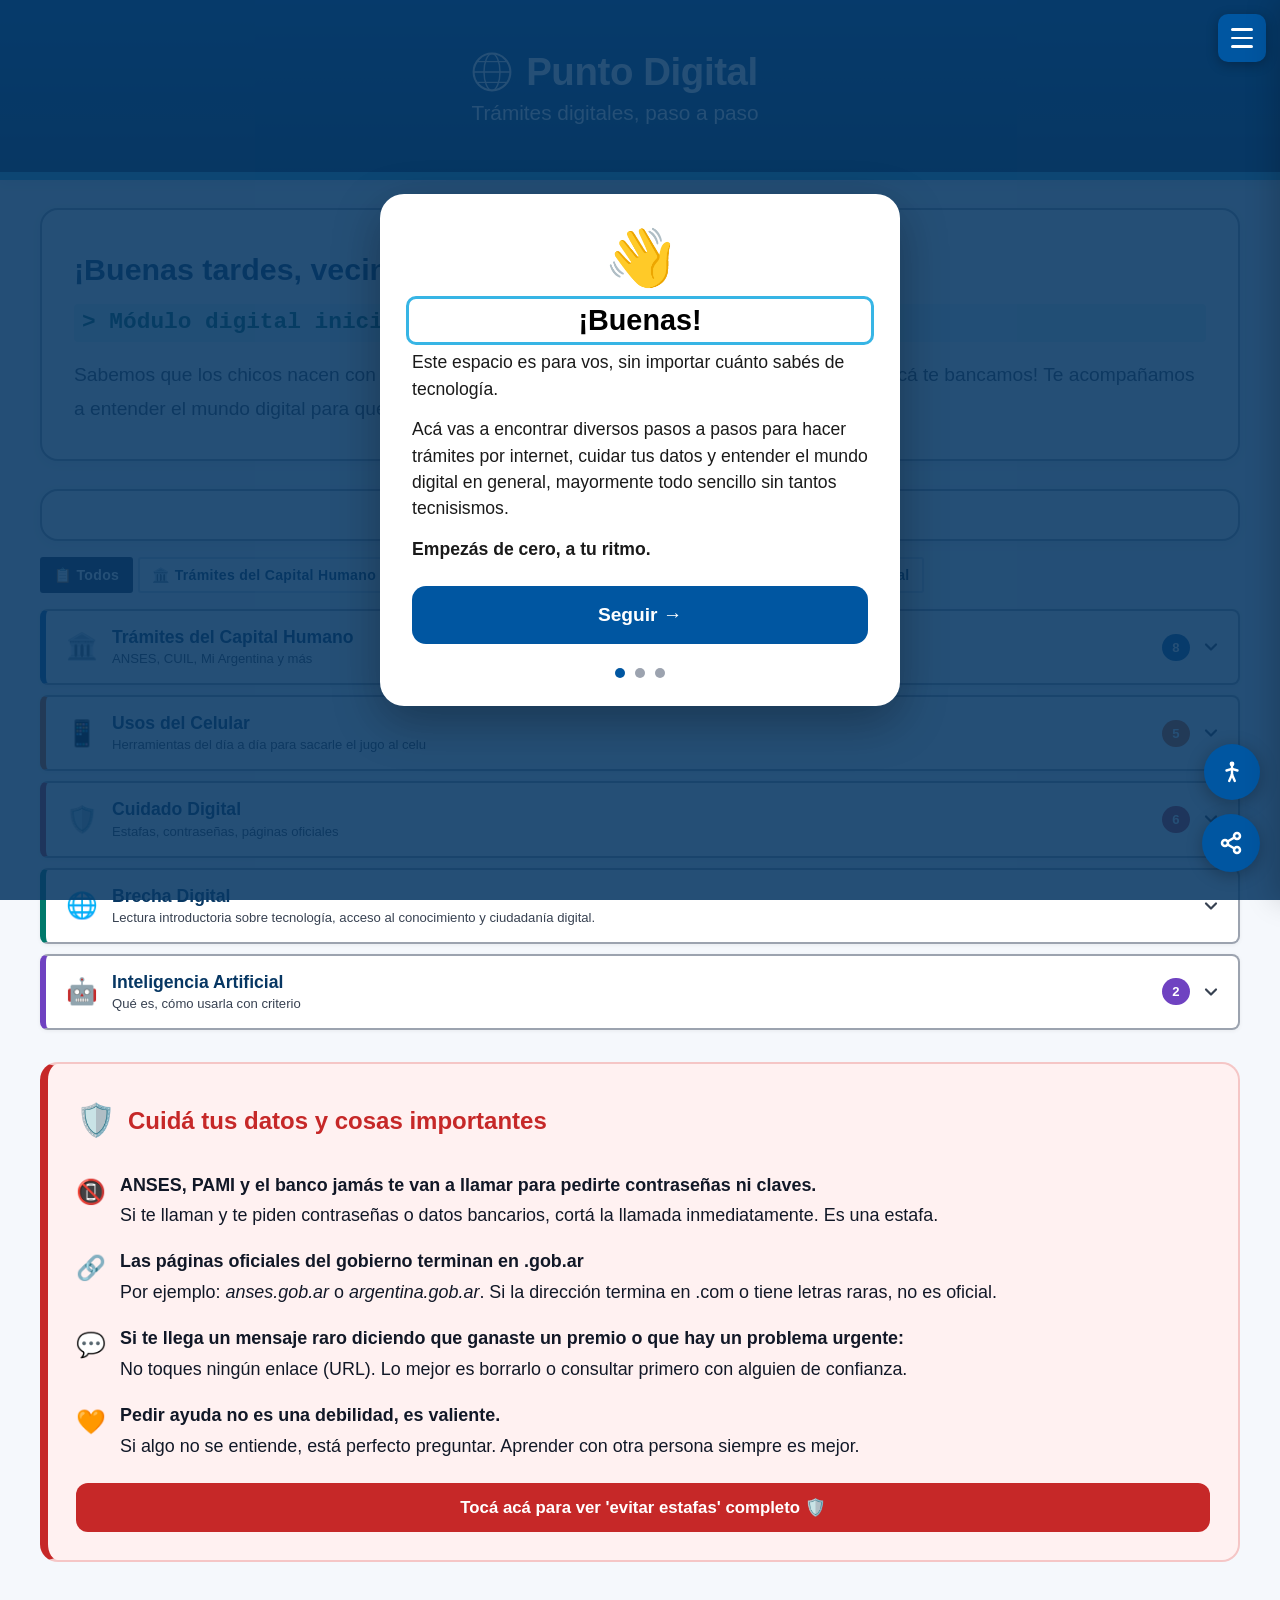
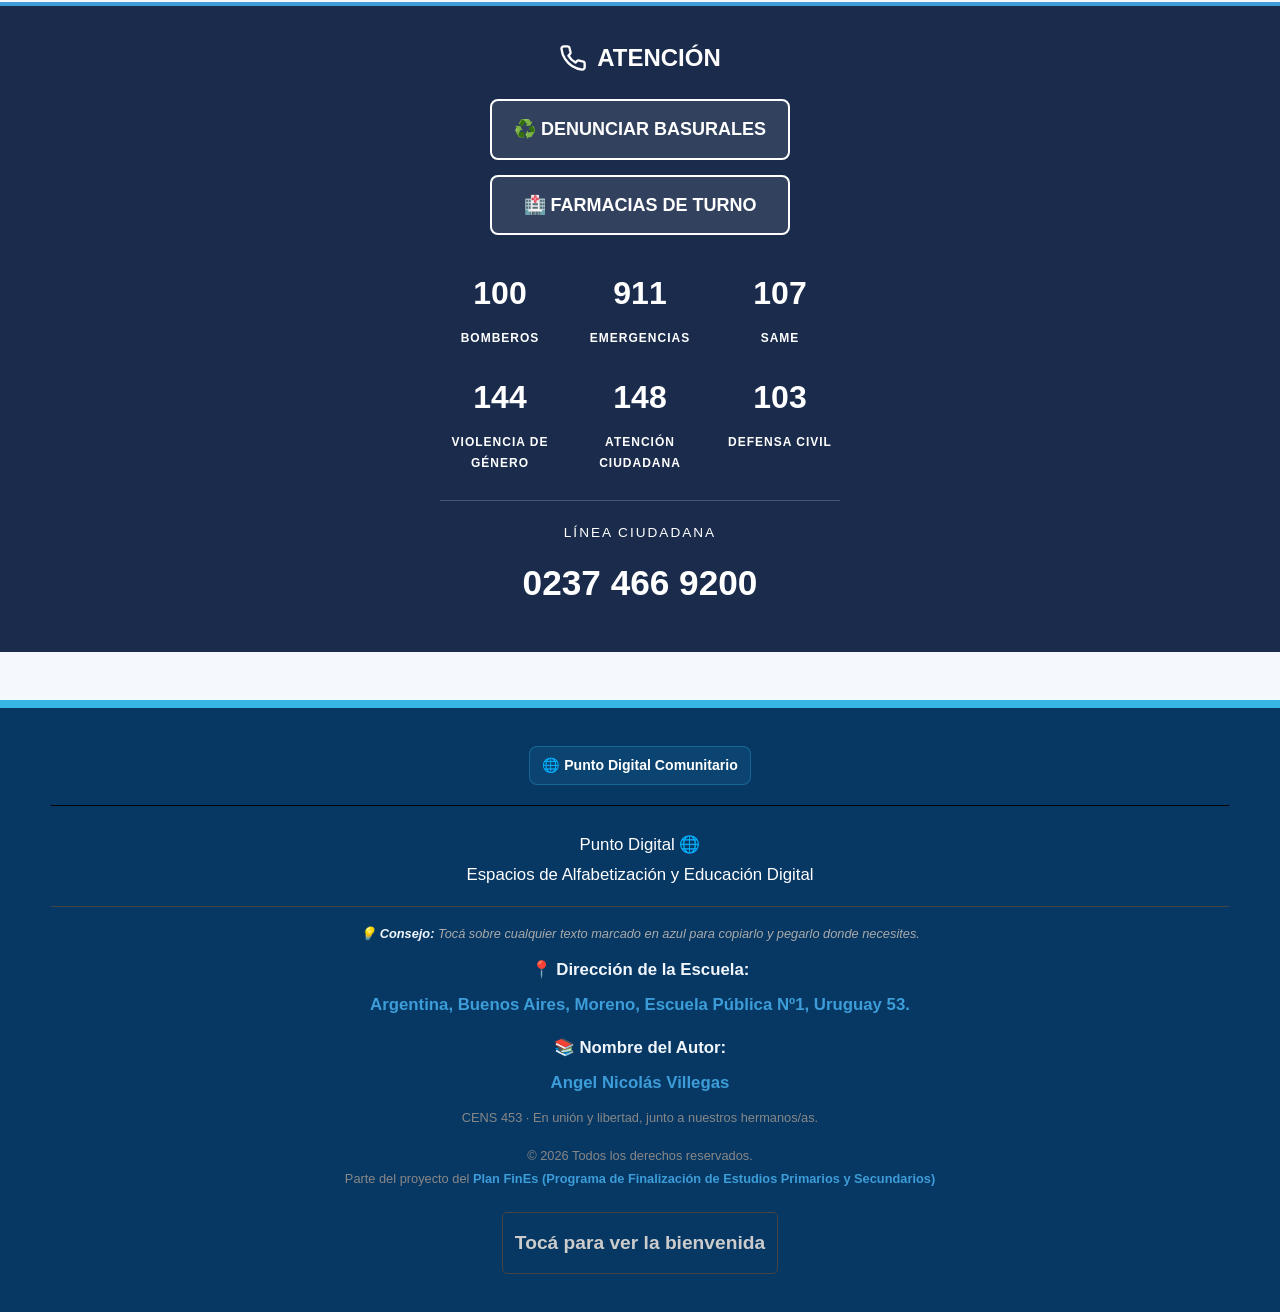
<file: index.html>
<!DOCTYPE html>
<html lang="es-AR">
<head>
    <meta charset="UTF-8">
    <meta name="viewport" content="width=device-width, initial-scale=1.0, maximum-scale=5.0, viewport-fit=cover">
    <meta name="theme-color" content="#0B5AA2">
    <title>Punto Digital</title>
    <meta name="description" content="Paso a paso para hacer trámites">
    <meta property="og:title"       content="Punto Digital Comunitario Morenense">
    <meta property="og:description" content="Paso a paso para hacer trámites.">
    <meta property="og:image"       content="https://angel-digitalizando.github.io/punto-digital/assets/icons/icon-512.png">
    <meta property="og:url"         content="https://angel-digitalizando.github.io/punto-digital/">
    <meta property="og:locale"      content="es_AR">
    <meta property="og:type"        content="website">
    <!-- Enlaces externos para usar en esta página web - Punto Digital -->
    <link rel="stylesheet" href="css/style.css">
    <link rel="manifest" href="manifest.json">
    <link rel="apple-touch-icon" href="./assets/icons/icon-192.png">
    <link rel="icon" type="image/png" sizes="192x192" href="./assets/icons/icon-192.png">
    <link rel="preconnect" href="https://fonts.googleapis.com">
    <link rel="preconnect" href="https://fonts.gstatic.com" crossorigin>
    <link href="https://fonts.googleapis.com/css2?family=Caveat:wght@400;600&display=swap" rel="stylesheet">
</head>
<body>
    <a href="#contenido-principal" class="skip-link">Tocá para ir al Inicio</a>
    <!-- Botón Hamburguesa (fijo, esquina superior derecha) -->
    <button
        id="btn-hamburger"
        class="btn-hamburger"
        aria-label="Abrir menú de navegación"
        aria-expanded="false"
        aria-controls="drawer-nav">
        <span class="hamburger-linea"></span>
        <span class="hamburger-linea"></span>
        <span class="hamburger-linea"></span>
    </button>
    <!-- ── Consejo de herramienta 'menú' por primera vez ── -->
    <div id="tooltip-nav" class="tooltip-nav" role="tooltip" aria-hidden="true">
        <button class="tooltip-cerrar" aria-label="Cerrar sugerencia" id="btn-cerrar-tooltip">✕</button>
        <p class="tooltip-texto">Tocá acá para abrir el menú</p>
        <div class="tooltip-flecha-wrap" aria-hidden="true">
            <svg width="40" height="24" viewBox="0 0 40 24"
     fill="none" xmlns="http://www.w3.org/2000/svg">
              <path d="M4 18
                       H28
                       V6"
        stroke="white"
        stroke-width="3"
        stroke-linecap="round"
        stroke-linejoin="round"/>

  <polyline points="24,10 28,6 32,10"
            stroke="white"
            stroke-width="3"
            stroke-linecap="round"
            stroke-linejoin="round"
            fill="none"/>
            </svg>
        </div>
    </div>
<!-- Drawer de navegación -->
    <div id="drawer-overlay" class="drawer-overlay" aria-hidden="true"></div>
    <nav id="drawer-nav"
         class="drawer-nav"
         role="navigation"
         aria-label="Menú principal de navegación"
         aria-hidden="true">
<!-- Cabecera del drawer -->
        <div class="drawer-header">
            <span class="drawer-titulo">Navegador
            </span>
            <button id="btn-cerrar-drawer"
                    class="drawer-btn-cerrar"
                    aria-label="Cerrar menú de navegación">
                <svg width="20" height="20" viewBox="0 0 20 20" fill="none" aria-hidden="true">
                    <path d="M4 4L16 16M16 4L4 16"
                          stroke="currentColor" stroke-width="2.5" stroke-linecap="round"/>
                </svg>
            </button>
        </div>
<!-- Buscador interno -->
        <div class="drawer-buscador-wrap">
            <label for="drawer-buscador-input" class="drawer-buscador-label">
                <svg width="16" height="16" viewBox="0 0 20 20" fill="none" aria-hidden="true">
                    <circle cx="9" cy="9" r="6" stroke="currentColor" stroke-width="2.2"/>
                    <path d="M14 14L18 18" stroke="currentColor" stroke-width="2.2" stroke-linecap="round"/>
                </svg>
            </label>
            <input type="search"
                   id="drawer-buscador-input"
                   class="drawer-buscador-input"
                   placeholder="Escribir acá..."
                   autocomplete="off"
                   spellcheck="false"
                   aria-label="Buscar tutorial en el menú"/>
        </div>
        <!-- Resultados del buscador (se llenan por JS) -->
        <ul id="drawer-resultados"
            class="drawer-resultados"
            role="list"
            aria-label="Resultados de búsqueda"
            style="display:none"></ul>
        <!-- Filtros rápidos por categoría -->
        <div class="drawer-seccion-titulo">Categorías</div>
        <div class="drawer-cats" role="group" aria-label="Filtrar por categoría">
            <button class="drawer-cat-btn" data-cat="tramites">🏛️ Trámites</button>
            <button class="drawer-cat-btn" data-cat="cuidado">🛡️ Seguridad</button>
            <button class="drawer-cat-btn" data-cat="usos_tecnologia">📱 Tecnología</button>
            <button class="drawer-cat-btn" data-cat="inteligencia_artificial">🤖 Inteligencia Artificial</button>
        </div>
        <!-- Navegador principal -->
        <div class="drawer-seccion-titulo">Tocá entre éstas opciones para abrir:</div>
        <ul class="drawer-lista" role="list">
            <li><button class="drawer-item" data-accion="inicio">
                🌐 <span>Inicio del Punto Digital</span>
            </button></li>
            <li><button class="drawer-item" data-accion="onboarding">
                👋<span>Introducción</span>
            </button></li>
            <li><button class="drawer-item" data-accion="tutoriales">
                📚 <span>Paso a paso</span>
            </button></li>
            <li><button class="drawer-item" data-accion="favoritos">
                ⭐ <span>Mis favoritos</span>
            </button></li>
            <li><button class="drawer-item" data-accion="seguridad">
                🛡️ <span>¿Te llegó un mensaje raro?</span>
            </button></li>
            <li><button class="drawer-item" data-accion="atencion">
                📞 <span>Atención</span>
            </button></li>
        </ul>
    </nav>
    <header class="header" role="banner">
    <div class="container">
        <button
            id="btn-inicio-header"
            class="header-titulo-btn"
            aria-label="Volver al inicio">
            <span class="header-logo-wrap" aria-hidden="true">
                <!-- icon.svg inlined — tamaño fijo, no escala con el texto -->
                <svg class="header-logo-svg" width="40" height="40" viewBox="0 0 100 100"
                     xmlns="http://www.w3.org/2000/svg" aria-hidden="true">
                    <circle cx="50" cy="50" r="46" fill="none" stroke="white" stroke-width="5"/>
                    <ellipse cx="50" cy="50" rx="20" ry="46" fill="none" stroke="white" stroke-width="3.5"/>
                    <line x1="4" y1="50" x2="96" y2="50" stroke="white" stroke-width="3.5"/>
                    <line x1="14" y1="24" x2="86" y2="24" stroke="white" stroke-width="3"/>
                    <line x1="14" y1="76" x2="86" y2="76" stroke="white" stroke-width="3"/>
                </svg>
            </span>
            <h1>Punto Digital</h1>
        </button>
        <p>Trámites digitales, paso a paso</p>
    </div>
</header>
    <main class="container" id="contenido-principal" role="main">
        <section id="introduccion" class="intro" aria-label="Introducción">
            <h2>¡Hola Vecino, Hola Vecina! 👋</h2>
            <p>Sabemos que a veces las computadoras y los celulares
               parecieran que están hechos para los más jóvenes.
               ¡Igual no te preocupes! Usar la tecnología es tu derecho
               y acá te vamos a acompañar y asistir.</p>
    </section>
        <nav id="menu-tutoriales"
             class="grid-menu"
             aria-label="Menú de pasos a pasos disponibles">
        </nav>
    <section class="banner-seguridad" aria-label="Cuidado digital — información importante">
            <div class="banner-seg-header">
                <span class="banner-seg-icono" aria-hidden="true">🛡️</span>
                <h2 class="banner-seg-titulo">Cuidá tus datos y cosas importantes</h2>
            </div>
            
            <div class="banner-seg-items">
                <div class="banner-seg-item">
                    <span class="banner-seg-emoji" aria-hidden="true">📵</span>
                    <div>
                        <strong>ANSES, PAMI y el banco jamás te van a llamar para pedirte contraseñas ni claves.</strong><br>
                        Si te llaman y te piden contraseñas o datos bancarios, cortá la llamada inmediatamente. Es una estafa.
                    </div>
                </div>
                
                <div class="banner-seg-item">
                    <span class="banner-seg-emoji" aria-hidden="true">🔗</span>
                    <div>
                        <strong>Las páginas oficiales del gobierno terminan en .gob.ar</strong><br>
                        Por ejemplo: <em>anses.gob.ar</em> o <em>argentina.gob.ar</em>. Si la dirección termina en .com o tiene letras raras, no es oficial.
                    </div>
                </div>
                
                <div class="banner-seg-item">
                    <span class="banner-seg-emoji" aria-hidden="true">💬</span>
                    <div>
                        <strong>Si te llega un mensaje raro diciendo que ganaste un premio o que hay un problema urgente:</strong><br>
                        No toques ningún enlace (URL). Lo mejor es borrarlo o consultar primero con alguien de confianza.
                    </div>
                </div>
                
                <div class="banner-seg-item">
                    <span class="banner-seg-emoji" aria-hidden="true">🧡</span>
                    <div>
                        <strong>Pedir ayuda no es una debilidad, es valiente.</strong><br>
                        Si algo no se entiende, está perfecto preguntar. Aprender con otra persona siempre es mejor.
                    </div>
                </div>
            </div>
            
            <button class="banner-seg-btn"
                    onclick="if(window.mostrarTutorial){window.mostrarTutorial('mensajes_raros');}"
                    aria-label="Ver tutorial completo sobre mensajes sospechosos">
                Tocá acá para ver 'evitar estafas' completo 🛡️
            </button>
        </section>

        <section id="seccion-favoritos" class="seccion-favoritos oculto" aria-label="Tus tutoriales guardados">
            <h2 class="favoritos-titulo">⭐ Mis Favoritos</h2>
            <div id="contenedor-favoritos"></div>
        </section>
    </main>
<section id="atencion-comunidad" style="background-color: #1a2b4c; color: white; padding: 30px 15px; text-align: center; border-top: 4px solid #3C9DD9; margin-top: 40px;">
    <h2 style="font-size: 1.5rem; margin-bottom: 20px; display: flex; align-items: center; justify-content: center; gap: 10px;">
        <svg width="28" height="28" viewBox="0 0 24 24" fill="none" stroke="currentColor" stroke-width="2" stroke-linecap="round" stroke-linejoin="round"><path d="M22 16.92v3a2 2 0 0 1-2.18 2 19.79 19.79 0 0 1-8.63-3.07 19.5 19.5 0 0 1-6-6 19.79 19.79 0 0 1-3.07-8.67A2 2 0 0 1 4.11 2h3a2 2 0 0 1 2 1.72 12.84 12.84 0 0 0 .7 2.81 2 2 0 0 1-.45 2.11L8.09 9.91a16 16 0 0 0 6 6l1.27-1.27a2 2 0 0 1 2.11-.45 12.84 12.84 0 0 0 2.81.7A2 2 0 0 1 22 16.92z"></path></svg>ATENCIÓN
    </h2>
    <div style="display: flex; flex-direction: column; gap: 15px; max-width: 300px; margin: 0 auto 30px auto;"><a href="https://moreno.gob.ar/atencion-ciudadano-reclamos-web-basurales.php" target="_blank" rel="noopener noreferrer" style="background: rgba(255,255,255,0.1); border: 2px solid white; color: white; padding: 12px; border-radius: 8px; text-decoration: none; font-weight: bold; display: flex; align-items: center; justify-content: center; gap: 10px;">
            ♻️ DENUNCIAR BASURALES
        </a>
        <a href="https://farmap.com.ar/moreno" target="_blank" rel="noopener noreferrer" style="background: rgba(255,255,255,0.1); border: 2px solid white; color: white; padding: 12px; border-radius: 8px; text-decoration: none; font-weight: bold; display: flex; align-items: center; justify-content: center; gap: 10px;">
            🏥 FARMACIAS DE TURNO
        </a>
        
    </div>
    <div style="display: grid; grid-template-columns: repeat(3, 1fr); gap: 20px; max-width: 400px; margin: 0 auto; padding-bottom: 25px; border-bottom: 1px solid rgba(255,255,255,0.2);">
        <a href="tel:100" style="color: white; text-decoration: none;">
            <div style="font-size: 2rem; font-weight: 900;">100</div>
            <div style="font-size: 0.75rem; letter-spacing: 1px; margin-top: 5px;">BOMBEROS</div>
        </a>
        <a href="tel:911" style="color: white; text-decoration: none;">
            <div style="font-size: 2rem; font-weight: 900;">911</div>
            <div style="font-size: 0.75rem; letter-spacing: 1px; margin-top: 5px;">EMERGENCIAS</div>
        </a>
        <a href="tel:107" style="color: white; text-decoration: none;">
            <div style="font-size: 2rem; font-weight: 900;">107</div>
            <div style="font-size: 0.75rem; letter-spacing: 1px; margin-top: 5px;">SAME</div>
        </a>
        <a href="tel:144" style="color: white; text-decoration: none;">
            <div style="font-size: 2rem; font-weight: 900;">144</div>
            <div style="font-size: 0.75rem; letter-spacing: 1px; margin-top: 5px;">VIOLENCIA DE GÉNERO</div>
        </a>
        <a href="tel:148" style="color: white; text-decoration: none;">
            <div style="font-size: 2rem; font-weight: 900;">148</div>
            <div style="font-size: 0.75rem; letter-spacing: 1px; margin-top: 5px;">ATENCIÓN CIUDADANA</div>
        </a>
        <a href="tel:103" style="color: white; text-decoration: none;">
            <div style="font-size: 2rem; font-weight: 900;">103</div>
            <div style="font-size: 0.75rem; letter-spacing: 1px; margin-top: 5px;">DEFENSA CIVIL</div>
        </a>
    </div>
    <div style="margin-top: 20px;">
        <p style="font-size: 0.85rem; letter-spacing: 2px; margin-bottom: 5px;">LÍNEA CIUDADANA</p>
        <a href="tel:02374669200" style="font-size: 2.2rem; font-weight: bold; color: white; text-decoration: none; display: block; margin-bottom: 8px;">
            0237 466 9200
        </a>
    </div>
</section>

    <footer class="footer" id="pie-pagina" role="contentinfo">
  <div class="container">

    <nav class="footer-nav-paginas" aria-label="Navegación principal del sitio">
      <span class="footer-nav-actual" aria-current="page">
        🌐 Punto Digital Comunitario
      </span>
    </nav>

    <p style="margin-top: 20px;">Punto Digital 🌐<br>
       Espacios de Alfabetización y Educación Digital</p>

    <div style="margin-top:15px; border-top:1px solid #444; padding-top:15px; font-size:0.9rem; text-align: center;">
        
        <p style="font-size: 0.8rem; color: #aaa; margin-bottom: 10px; font-style: italic;">
            💡 <strong>Consejo:</strong> Tocá sobre cualquier texto marcado en azul para copiarlo y pegarlo donde necesites.
        </p>

        <p style="margin:8px 0;">
            📍 <strong>Dirección de la Escuela:</strong><br>
            <span id="texto-direccion"
                  style="cursor:pointer; color:#3C9DD9; font-weight:bold; display:block; padding:5px 0;"
                  title="Tocá para copiar"
                  aria-label="Argentina, Buenos Aires, Moreno, Escuela Nº1, Uruguay 53.">
                Argentina, Buenos Aires, Moreno, Escuela Pública Nº1, Uruguay 53.
            </span>
        </p>

        <p style="margin:8px 0;">
            📚 <strong>Nombre del Autor:</strong><br>
            <span id="texto-autor"
                  style="cursor:pointer; color:#3C9DD9; font-weight:bold; display:block; padding:5px 0;"
                  title="Tocá para copiar el nombre del autor">
                Angel Nicolás Villegas
            </span>
            <span style="display:block; font-size:0.8rem; color:#888; margin-top:2px;">
                CENS 453 · En unión y libertad, junto a nuestros hermanos/as.
            </span>
        </p>            

        <p style="margin-top:15px; font-size:0.8rem; color:#888;">
            © <span id="anio-actual"></span> Todos los derechos reservados.<br>
            Parte del proyecto del <a href="https://fines.educacion.gob.ar/#" style="color:#3C9DD9; text-decoration: none;">Plan FinEs (Programa de Finalización de Estudios Primarios y Secundarios)</a>
        </p>
    </div>

    <div style="margin-top:12px; text-align: center;">
        <button
            onclick="if(window.PD_Onboarding){window.PD_Onboarding.resetear();window.PD_Onboarding.mostrar();}"
            style="background:none; border:1px solid #444; border-radius:5px; color:#ccc; cursor:pointer;
                   font-size:0.85rem; padding:8px 12px; margin-top:10px;"
            aria-label="Ver nuevamente la bienvenida de la aplicación">
            Tocá para ver la bienvenida
        </button>
    </div>
  </div>
</footer>

<button
    id="btn-compartir-flotante"
    class="btn-compartir-flotante"
    aria-label="Compartir esta aplicación">
    <svg width="24" height="24" viewBox="0 0 24 24"
        fill="none" stroke="currentColor"
        stroke-width="2.5" stroke-linecap="round"
        stroke-linejoin="round" aria-hidden="true">
        <circle cx="18" cy="5" r="3"></circle>
        <circle cx="6" cy="12" r="3"></circle>
        <circle cx="18" cy="19" r="3"></circle>
        <line x1="8.59" y1="13.51" x2="15.42" y2="17.49"></line>
        <line x1="15.41" y1="6.51" x2="8.59" y2="10.49"></line>
    </svg>
</button>

<button id="btn-volver-arriba"
    class="btn-volver-arriba"
    aria-label="Volver al inicio de la página">
    <svg width="22" height="22" viewBox="0 0 22 22" fill="none"
         xmlns="http://www.w3.org/2000/svg" aria-hidden="true">
        <path d="M11 18V4M4 11L11 4L18 11"
              stroke="white" stroke-width="2.8"
              stroke-linecap="round" stroke-linejoin="round"/>
    </svg>
</button>

<script src="js/storage.js"></script>
<script src="js/tutoriales.js"></script>
<script src="js/ui.js"></script>
<script src="js/components/toast.js"></script>
<script src="js/components/progressBar.js"></script>
<script src="js/components/tutorialCard.js"></script>
<script src="js/voice/speech.js"></script>
<script src="js/accesibilidad.js"></script>
<script src="js/script.js"></script>
<script src="js/onboarding.js"></script>
<script src="js/deeplink.js"></script>
<script src="js/pwa.js"></script>
</body>
</html>
</file>
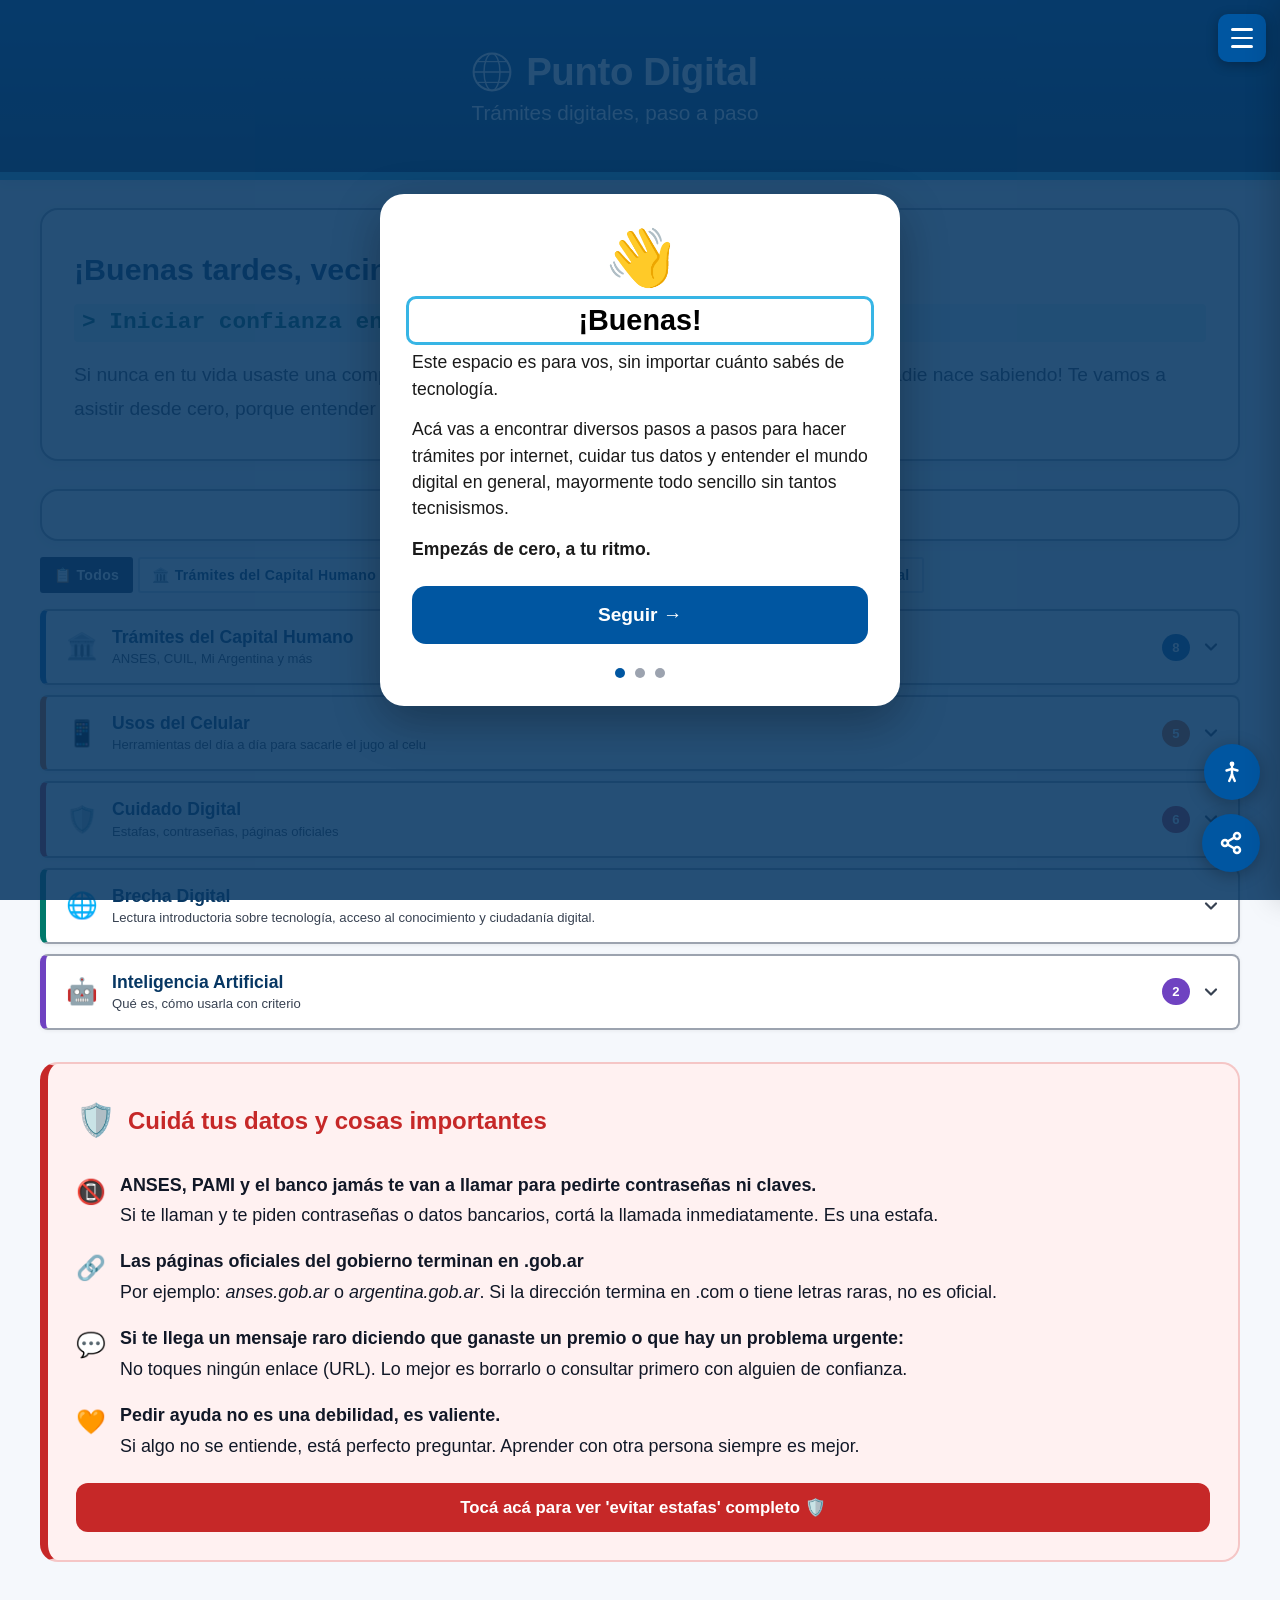
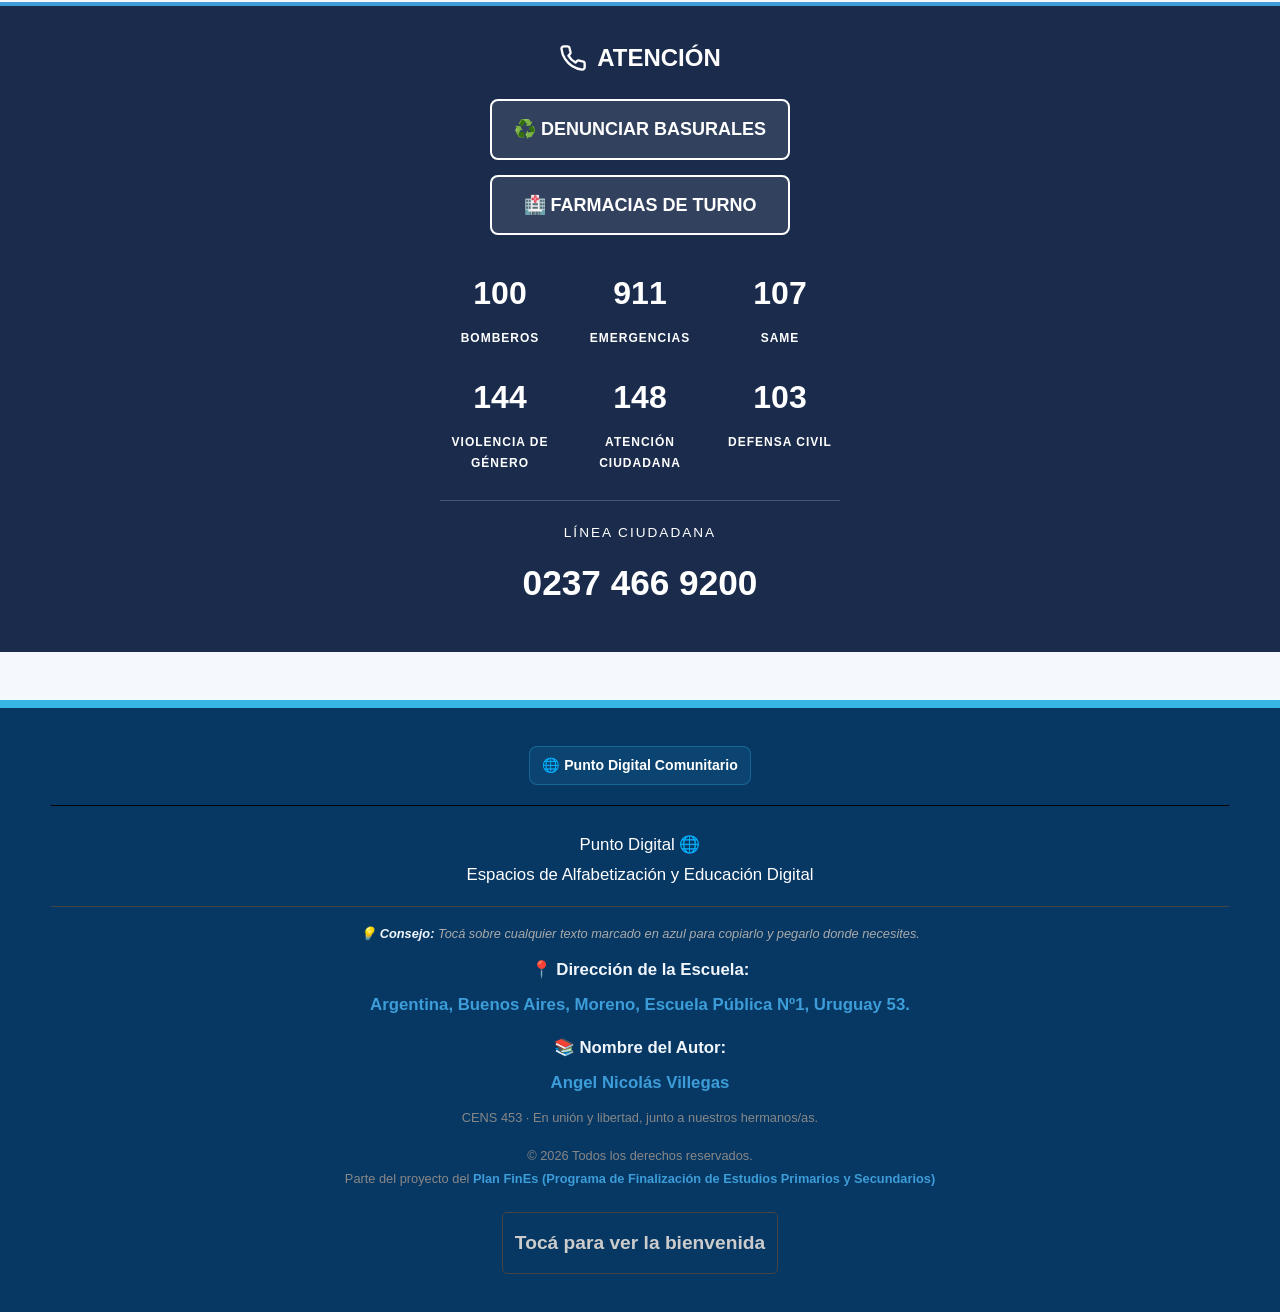
<file: index-punto-digital.html>
<!DOCTYPE html>
<html lang="es-AR">
<head>
    <meta charset="UTF-8">
    <meta name="viewport" content="width=device-width, initial-scale=1.0, maximum-scale=5.0, viewport-fit=cover">
    <meta name="theme-color" content="#0B5AA2">
    <title>Punto Digital</title>
    <meta name="description" content="Paso a paso para hacer trámites">
    <meta property="og:title"       content="Punto Digital Comunitario Morenense">
    <meta property="og:description" content="Paso a paso para hacer trámites.">
    <meta property="og:image"       content="https://angel-digitalizando.github.io/punto-digital/assets/icons/icon-512.png">
    <meta property="og:url"         content="https://angel-digitalizando.github.io/punto-digital/">
    <meta property="og:locale"      content="es_AR">
    <meta property="og:type"        content="website">
    <!-- Enlaces externos para usar en esta página web - Punto Digital -->
    <link rel="stylesheet" href="css/style.css">
    <link rel="manifest" href="manifest.json">
    <link rel="apple-touch-icon" href="./assets/icons/icon-192.png">
    <link rel="icon" type="image/png" sizes="192x192" href="./assets/icons/icon-192.png">
    <link rel="preconnect" href="https://fonts.googleapis.com">
    <link rel="preconnect" href="https://fonts.gstatic.com" crossorigin>
    <link href="https://fonts.googleapis.com/css2?family=Caveat:wght@400;600&display=swap" rel="stylesheet">
</head>
<body>
    <a href="#contenido-principal" class="skip-link">Tocá para ir al Inicio</a>
    <!-- Botón Hamburguesa (fijo, esquina superior derecha) -->
    <button
        id="btn-hamburger"
        class="btn-hamburger"
        aria-label="Abrir menú de navegación"
        aria-expanded="false"
        aria-controls="drawer-nav">
        <span class="hamburger-linea"></span>
        <span class="hamburger-linea"></span>
        <span class="hamburger-linea"></span>
    </button>
    <!-- ── Consejo de herramienta 'menú' por primera vez ── -->
    <div id="tooltip-nav" class="tooltip-nav" role="tooltip" aria-hidden="true">
        <button class="tooltip-cerrar" aria-label="Cerrar sugerencia" id="btn-cerrar-tooltip">✕</button>
        <p class="tooltip-texto">Tocá acá para abrir el menú</p>
        <div class="tooltip-flecha-wrap" aria-hidden="true">
            <svg width="40" height="24" viewBox="0 0 40 24"
     fill="none" xmlns="http://www.w3.org/2000/svg">
              <path d="M4 18
                       H28
                       V6"
        stroke="white"
        stroke-width="3"
        stroke-linecap="round"
        stroke-linejoin="round"/>

  <polyline points="24,10 28,6 32,10"
            stroke="white"
            stroke-width="3"
            stroke-linecap="round"
            stroke-linejoin="round"
            fill="none"/>
            </svg>
        </div>
    </div>
<!-- Drawer de navegación -->
    <div id="drawer-overlay" class="drawer-overlay" aria-hidden="true"></div>
    <nav id="drawer-nav"
         class="drawer-nav"
         role="navigation"
         aria-label="Menú principal de navegación"
         aria-hidden="true">
<!-- Cabecera del drawer -->
        <div class="drawer-header">
            <span class="drawer-titulo">Navegador
            </span>
            <button id="btn-cerrar-drawer"
                    class="drawer-btn-cerrar"
                    aria-label="Cerrar menú de navegación">
                <svg width="20" height="20" viewBox="0 0 20 20" fill="none" aria-hidden="true">
                    <path d="M4 4L16 16M16 4L4 16"
                          stroke="currentColor" stroke-width="2.5" stroke-linecap="round"/>
                </svg>
            </button>
        </div>
<!-- Buscador interno -->
        <div class="drawer-buscador-wrap">
            <label for="drawer-buscador-input" class="drawer-buscador-label">
                <svg width="16" height="16" viewBox="0 0 20 20" fill="none" aria-hidden="true">
                    <circle cx="9" cy="9" r="6" stroke="currentColor" stroke-width="2.2"/>
                    <path d="M14 14L18 18" stroke="currentColor" stroke-width="2.2" stroke-linecap="round"/>
                </svg>
            </label>
            <input type="search"
                   id="drawer-buscador-input"
                   class="drawer-buscador-input"
                   placeholder="Escribir acá..."
                   autocomplete="off"
                   spellcheck="false"
                   aria-label="Buscar tutorial en el menú"/>
        </div>
        <!-- Resultados del buscador (se llenan por JS) -->
        <ul id="drawer-resultados"
            class="drawer-resultados"
            role="list"
            aria-label="Resultados de búsqueda"
            style="display:none"></ul>
        <!-- Filtros rápidos por categoría -->
        <div class="drawer-seccion-titulo">Categorías</div>
        <div class="drawer-cats" role="group" aria-label="Filtrar por categoría">
            <button class="drawer-cat-btn" data-cat="tramites">🏛️ Trámites</button>
            <button class="drawer-cat-btn" data-cat="cuidado">🛡️ Seguridad</button>
            <button class="drawer-cat-btn" data-cat="usos_tecnologia">📱 Tecnología</button>
            <button class="drawer-cat-btn" data-cat="inteligencia_artificial">🤖 Inteligencia Artificial</button>
        </div>
        <!-- Navegador principal -->
        <div class="drawer-seccion-titulo">Tocá entre estas opciones para Navegar:</div>
        <ul class="drawer-lista" role="list">
            <li><button class="drawer-item" data-accion="inicio">
                🌐 <span>Inicio del Punto Digital</span>
            </button></li>
            <li><button class="drawer-item" data-accion="onboarding">
                👋<span>Introducción</span>
            </button></li>
            <li><button class="drawer-item" data-accion="tutoriales">
                📚 <span>Paso a paso</span>
            </button></li>
            <li><button class="drawer-item" data-accion="favoritos">
                ⭐ <span>Mis favoritos</span>
            </button></li>
            <li><button class="drawer-item" data-accion="seguridad">
                🛡️ <span>¿Te llegó un mensaje raro?</span>
            </button></li>
            <li><button class="drawer-item" data-accion="atencion">
                📞 <span>Atención</span>
            </button></li>
        </ul>
    </nav>
    <header class="header" role="banner">
    <div class="container">
        <button
            id="btn-inicio-header"
            class="header-titulo-btn"
            aria-label="Volver al inicio">
            <span class="header-logo-wrap" aria-hidden="true">
                <!-- icon.svg inlined — tamaño fijo, no escala con el texto -->
                <svg class="header-logo-svg" width="40" height="40" viewBox="0 0 100 100"
                     xmlns="http://www.w3.org/2000/svg" aria-hidden="true">
                    <circle cx="50" cy="50" r="46" fill="none" stroke="white" stroke-width="5"/>
                    <ellipse cx="50" cy="50" rx="20" ry="46" fill="none" stroke="white" stroke-width="3.5"/>
                    <line x1="4" y1="50" x2="96" y2="50" stroke="white" stroke-width="3.5"/>
                    <line x1="14" y1="24" x2="86" y2="24" stroke="white" stroke-width="3"/>
                    <line x1="14" y1="76" x2="86" y2="76" stroke="white" stroke-width="3"/>
                </svg>
            </span>
            <h1>Punto Digital</h1>
        </button>
        <p>Trámites digitales, paso a paso</p>
    </div>
</header>
    <main class="container" id="contenido-principal" role="main">
        <section id="introduccion" class="intro" aria-label="Introducción">
            <h2>¡Hola Vecino, Hola Vecina! 👋</h2>
            <p>Sabemos que a veces las computadoras y los celulares
               parecieran que están hechos para los más jóvenes.
               ¡Igual no te preocupes! Usar la tecnología es tu derecho
               y acá te vamos a acompañar y asistir.</p>
    </section>
        <nav id="menu-tutoriales"
             class="grid-menu"
             aria-label="Menú de pasos a pasos disponibles">
        </nav>
    <section class="banner-seguridad" aria-label="Cuidado digital — información importante">
            <div class="banner-seg-header">
                <span class="banner-seg-icono" aria-hidden="true">🛡️</span>
                <h2 class="banner-seg-titulo">Cuidá tus datos y cosas importantes</h2>
            </div>
            
            <div class="banner-seg-items">
                <div class="banner-seg-item">
                    <span class="banner-seg-emoji" aria-hidden="true">📵</span>
                    <div>
                        <strong>ANSES, PAMI y el banco jamás te van a llamar para pedirte contraseñas ni claves.</strong><br>
                        Si te llaman y te piden contraseñas o datos bancarios, cortá la llamada inmediatamente. Es una estafa.
                    </div>
                </div>
                
                <div class="banner-seg-item">
                    <span class="banner-seg-emoji" aria-hidden="true">🔗</span>
                    <div>
                        <strong>Las páginas oficiales del gobierno terminan en .gob.ar</strong><br>
                        Por ejemplo: <em>anses.gob.ar</em> o <em>argentina.gob.ar</em>. Si la dirección termina en .com o tiene letras raras, no es oficial.
                    </div>
                </div>
                
                <div class="banner-seg-item">
                    <span class="banner-seg-emoji" aria-hidden="true">💬</span>
                    <div>
                        <strong>Si te llega un mensaje raro diciendo que ganaste un premio o que hay un problema urgente:</strong><br>
                        No toques ningún enlace (URL). Lo mejor es borrarlo o consultar primero con alguien de confianza.
                    </div>
                </div>
                
                <div class="banner-seg-item">
                    <span class="banner-seg-emoji" aria-hidden="true">🧡</span>
                    <div>
                        <strong>Pedir ayuda no es una debilidad, es valiente.</strong><br>
                        Si algo no se entiende, está perfecto preguntar. Aprender con otra persona siempre es mejor.
                    </div>
                </div>
            </div>
            
            <button class="banner-seg-btn"
                    onclick="if(window.mostrarTutorial){window.mostrarTutorial('mensajes_raros');}"
                    aria-label="Ver tutorial completo sobre mensajes sospechosos">
                Tocá acá para ver 'evitar estafas' completo 🛡️
            </button>
        </section>

        <section id="seccion-favoritos" class="seccion-favoritos oculto" aria-label="Tus tutoriales guardados">
            <h2 class="favoritos-titulo">⭐ Mis Favoritos</h2>
            <div id="contenedor-favoritos"></div>
        </section>
    </main>
<section id="atencion-comunidad" style="background-color: #1a2b4c; color: white; padding: 30px 15px; text-align: center; border-top: 4px solid #3C9DD9; margin-top: 40px;">
    <h2 style="font-size: 1.5rem; margin-bottom: 20px; display: flex; align-items: center; justify-content: center; gap: 10px;">
        <svg width="28" height="28" viewBox="0 0 24 24" fill="none" stroke="currentColor" stroke-width="2" stroke-linecap="round" stroke-linejoin="round"><path d="M22 16.92v3a2 2 0 0 1-2.18 2 19.79 19.79 0 0 1-8.63-3.07 19.5 19.5 0 0 1-6-6 19.79 19.79 0 0 1-3.07-8.67A2 2 0 0 1 4.11 2h3a2 2 0 0 1 2 1.72 12.84 12.84 0 0 0 .7 2.81 2 2 0 0 1-.45 2.11L8.09 9.91a16 16 0 0 0 6 6l1.27-1.27a2 2 0 0 1 2.11-.45 12.84 12.84 0 0 0 2.81.7A2 2 0 0 1 22 16.92z"></path></svg>ATENCIÓN
    </h2>
    <div style="display: flex; flex-direction: column; gap: 15px; max-width: 300px; margin: 0 auto 30px auto;"><a href="https://moreno.gob.ar/atencion-ciudadano-reclamos-web-basurales.php" target="_blank" rel="noopener noreferrer" style="background: rgba(255,255,255,0.1); border: 2px solid white; color: white; padding: 12px; border-radius: 8px; text-decoration: none; font-weight: bold; display: flex; align-items: center; justify-content: center; gap: 10px;">
            ♻️ DENUNCIAR BASURALES
        </a>
        <a href="https://farmap.com.ar/moreno" target="_blank" rel="noopener noreferrer" style="background: rgba(255,255,255,0.1); border: 2px solid white; color: white; padding: 12px; border-radius: 8px; text-decoration: none; font-weight: bold; display: flex; align-items: center; justify-content: center; gap: 10px;">
            🏥 FARMACIAS DE TURNO
        </a>
        
    </div>
    <div style="display: grid; grid-template-columns: repeat(3, 1fr); gap: 20px; max-width: 400px; margin: 0 auto; padding-bottom: 25px; border-bottom: 1px solid rgba(255,255,255,0.2);">
        <a href="tel:100" style="color: white; text-decoration: none;">
            <div style="font-size: 2rem; font-weight: 900;">100</div>
            <div style="font-size: 0.75rem; letter-spacing: 1px; margin-top: 5px;">BOMBEROS</div>
        </a>
        <a href="tel:911" style="color: white; text-decoration: none;">
            <div style="font-size: 2rem; font-weight: 900;">911</div>
            <div style="font-size: 0.75rem; letter-spacing: 1px; margin-top: 5px;">EMERGENCIAS</div>
        </a>
        <a href="tel:107" style="color: white; text-decoration: none;">
            <div style="font-size: 2rem; font-weight: 900;">107</div>
            <div style="font-size: 0.75rem; letter-spacing: 1px; margin-top: 5px;">SAME</div>
        </a>
        <a href="tel:144" style="color: white; text-decoration: none;">
            <div style="font-size: 2rem; font-weight: 900;">144</div>
            <div style="font-size: 0.75rem; letter-spacing: 1px; margin-top: 5px;">VIOLENCIA DE GÉNERO</div>
        </a>
        <a href="tel:148" style="color: white; text-decoration: none;">
            <div style="font-size: 2rem; font-weight: 900;">148</div>
            <div style="font-size: 0.75rem; letter-spacing: 1px; margin-top: 5px;">ATENCIÓN CIUDADANA</div>
        </a>
        <a href="tel:103" style="color: white; text-decoration: none;">
            <div style="font-size: 2rem; font-weight: 900;">103</div>
            <div style="font-size: 0.75rem; letter-spacing: 1px; margin-top: 5px;">DEFENSA CIVIL</div>
        </a>
    </div>
    <div style="margin-top: 20px;">
        <p style="font-size: 0.85rem; letter-spacing: 2px; margin-bottom: 5px;">LÍNEA CIUDADANA</p>
        <a href="tel:02374669200" style="font-size: 2.2rem; font-weight: bold; color: white; text-decoration: none; display: block; margin-bottom: 8px;">
            0237 466 9200
        </a>
    </div>
</section>

    <footer class="footer" id="pie-pagina" role="contentinfo">
  <div class="container">

    <nav class="footer-nav-paginas" aria-label="Navegación principal del sitio">
      <span class="footer-nav-actual" aria-current="page">
        🌐 Punto Digital Comunitario
      </span>
    </nav>

    <p style="margin-top: 20px;">Punto Digital 🌐<br>
       Espacios de Alfabetización y Educación Digital</p>

    <div style="margin-top:15px; border-top:1px solid #444; padding-top:15px; font-size:0.9rem; text-align: center;">
        
        <p style="font-size: 0.8rem; color: #aaa; margin-bottom: 10px; font-style: italic;">
            💡 <strong>Consejo:</strong> Tocá sobre cualquier texto marcado en azul para copiarlo y pegarlo donde necesites.
        </p>

        <p style="margin:8px 0;">
            📍 <strong>Dirección de la Escuela:</strong><br>
            <span id="texto-direccion"
                  style="cursor:pointer; color:#3C9DD9; font-weight:bold; display:block; padding:5px 0;"
                  title="Tocá para copiar"
                  aria-label="Argentina, Buenos Aires, Moreno, Escuela Nº1, Uruguay 53.">
                Argentina, Buenos Aires, Moreno, Escuela Pública Nº1, Uruguay 53.
            </span>
        </p>

        <p style="margin:8px 0;">
            📚 <strong>Nombre del Autor:</strong><br>
            <span id="texto-autor"
                  style="cursor:pointer; color:#3C9DD9; font-weight:bold; display:block; padding:5px 0;"
                  title="Tocá para copiar el nombre del autor">
                Angel Nicolás Villegas
            </span>
            <span style="display:block; font-size:0.8rem; color:#888; margin-top:2px;">
                CENS 453 · En unión y libertad, junto a nuestros hermanos/as.
            </span>
        </p>            

        <p style="margin-top:15px; font-size:0.8rem; color:#888;">
            © <span id="anio-actual"></span> Todos los derechos reservados.<br>
            Parte del proyecto del <a href="https://fines.educacion.gob.ar/#" style="color:#3C9DD9; text-decoration: none;">Plan FinEs (Programa de Finalización de Estudios Primarios y Secundarios)</a>
        </p>
    </div>

    <div style="margin-top:12px; text-align: center;">
        <button
            onclick="if(window.PD_Onboarding){window.PD_Onboarding.resetear();window.PD_Onboarding.mostrar();}"
            style="background:none; border:1px solid #444; border-radius:5px; color:#ccc; cursor:pointer;
                   font-size:0.85rem; padding:8px 12px; margin-top:10px;"
            aria-label="Ver nuevamente la bienvenida de la aplicación">
            Tocá para ver la bienvenida
        </button>
    </div>
  </div>
</footer>

<button
    id="btn-compartir-flotante"
    class="btn-compartir-flotante"
    aria-label="Compartir esta aplicación">
    <svg width="24" height="24" viewBox="0 0 24 24"
        fill="none" stroke="currentColor"
        stroke-width="2.5" stroke-linecap="round"
        stroke-linejoin="round" aria-hidden="true">
        <circle cx="18" cy="5" r="3"></circle>
        <circle cx="6" cy="12" r="3"></circle>
        <circle cx="18" cy="19" r="3"></circle>
        <line x1="8.59" y1="13.51" x2="15.42" y2="17.49"></line>
        <line x1="15.41" y1="6.51" x2="8.59" y2="10.49"></line>
    </svg>
</button>

<button id="btn-volver-arriba"
    class="btn-volver-arriba"
    aria-label="Volver al inicio de la página">
    <svg width="22" height="22" viewBox="0 0 22 22" fill="none"
         xmlns="http://www.w3.org/2000/svg" aria-hidden="true">
        <path d="M11 18V4M4 11L11 4L18 11"
              stroke="white" stroke-width="2.8"
              stroke-linecap="round" stroke-linejoin="round"/>
    </svg>
</button>

<script src="js/storage.js"></script>
<script src="js/tutoriales.js"></script>
<script src="js/ui.js"></script>
<script src="js/components/toast.js"></script>
<script src="js/components/progressBar.js"></script>
<script src="js/components/tutorialCard.js"></script>
<script src="js/voice/speech.js"></script>
<script src="js/accesibilidad.js"></script>
<script src="js/script.js"></script>
<script src="js/onboarding.js"></script>
<script src="js/deeplink.js"></script>
<script src="js/pwa.js"></script>
</body>
</html>
</file>
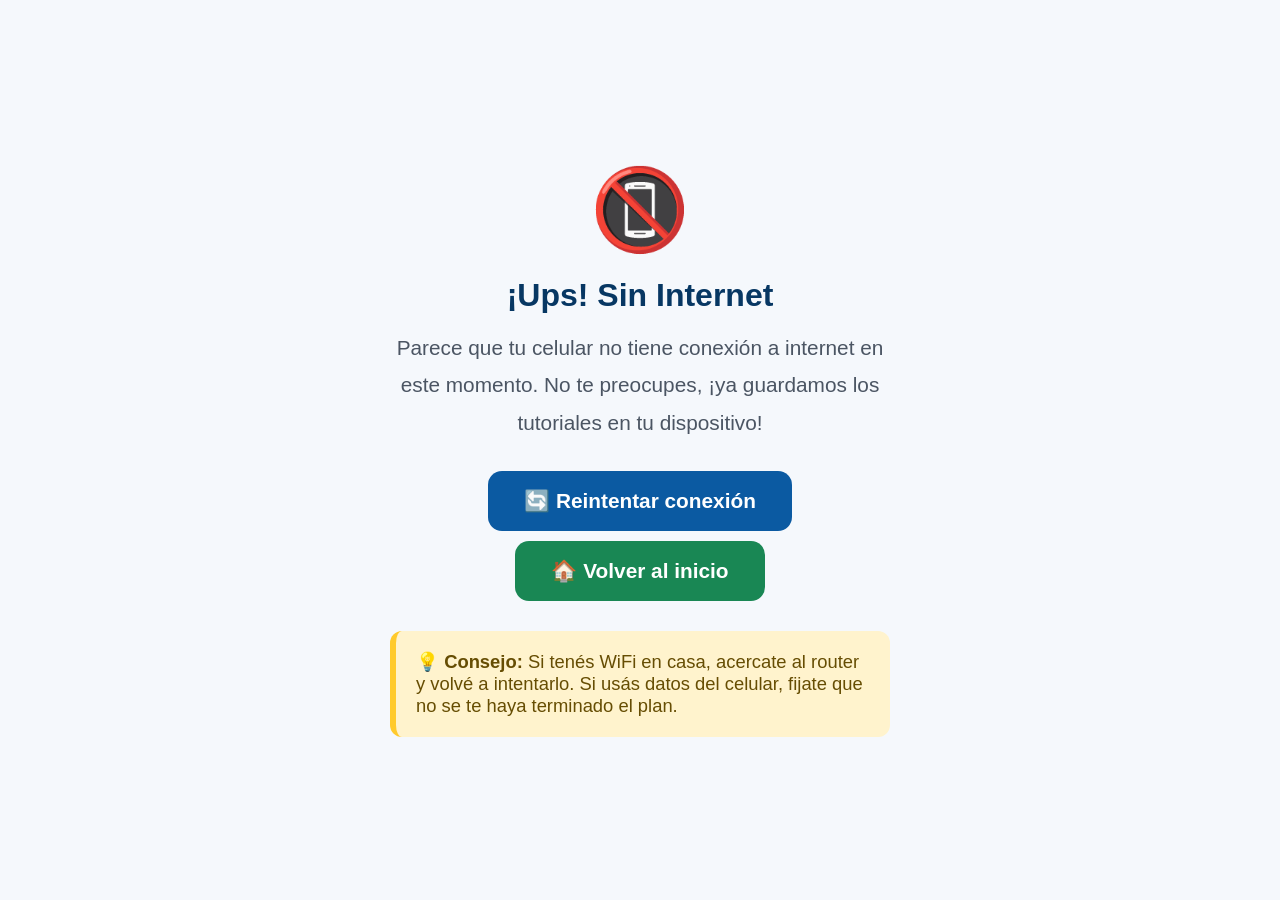
<file: offline.html>
<!DOCTYPE html>
<html lang="es-AR">
<head>
    <meta charset="UTF-8">
    <meta name="viewport" content="width=device-width, initial-scale=1.0">
    <meta name="theme-color" content="#0B5AA2">
    <title>Sin Internet — Punto Digital</title>
    <style>
        :root {
            --azul: #0B5AA2;
            --azul-oscuro: #073763;
            --celeste: #37B5E5;
        }
        * { margin: 0; padding: 0; box-sizing: border-box; }
        body {
            font-family: Arial, Helvetica, sans-serif;
            background: #F5F8FC;
            min-height: 100vh;
            display: flex;
            flex-direction: column;
            align-items: center;
            justify-content: center;
            padding: 30px 20px;
            text-align: center;
        }
        .icono {
            font-size: 5rem;
            margin-bottom: 20px;
            animation: pulso 2s infinite;
        }
        @keyframes pulso {
            0%, 100% { transform: scale(1); }
            50% { transform: scale(1.08); }
        }
        h1 {
            color: var(--azul-oscuro);
            font-size: 2rem;
            margin-bottom: 15px;
        }
        p {
            color: #4B5563;
            font-size: 1.3rem;
            line-height: 1.8;
            max-width: 500px;
            margin-bottom: 20px;
        }
        .btn-reintentar {
            background: var(--azul);
            color: white;
            border: none;
            padding: 18px 36px;
            border-radius: 14px;
            font-size: 1.3rem;
            font-weight: bold;
            cursor: pointer;
            margin-top: 10px;
        }
        .btn-reintentar:hover { background: var(--azul-oscuro); }
        .nota {
            margin-top: 30px;
            background: #FFF3CD;
            color: #664D03;
            border-left: 6px solid #FFCA2C;
            padding: 20px;
            border-radius: 12px;
            font-size: 1.15rem;
            max-width: 500px;
            text-align: left;
        }
    </style>
</head>
<body>
    <div class="icono">📵</div>
    <h1>¡Ups! Sin Internet</h1>
    <p>
        Parece que tu celular no tiene conexión a internet en este momento.
        No te preocupes, ¡ya guardamos los tutoriales en tu dispositivo!
    </p>
    <button class="btn-reintentar" onclick="window.location.reload()">
        🔄 Reintentar conexión
    </button>
    <button class="btn-reintentar" style="background:#198754; margin-top:10px;"
        onclick="window.location.href='./index.html'">
        🏠 Volver al inicio
    </button>
    <div class="nota">
        💡 <strong>Consejo:</strong> Si tenés WiFi en casa, acercate al router y volvé a intentarlo.
        Si usás datos del celular, fijate que no se te haya terminado el plan.
    </div>
</body>
</html>
</file>
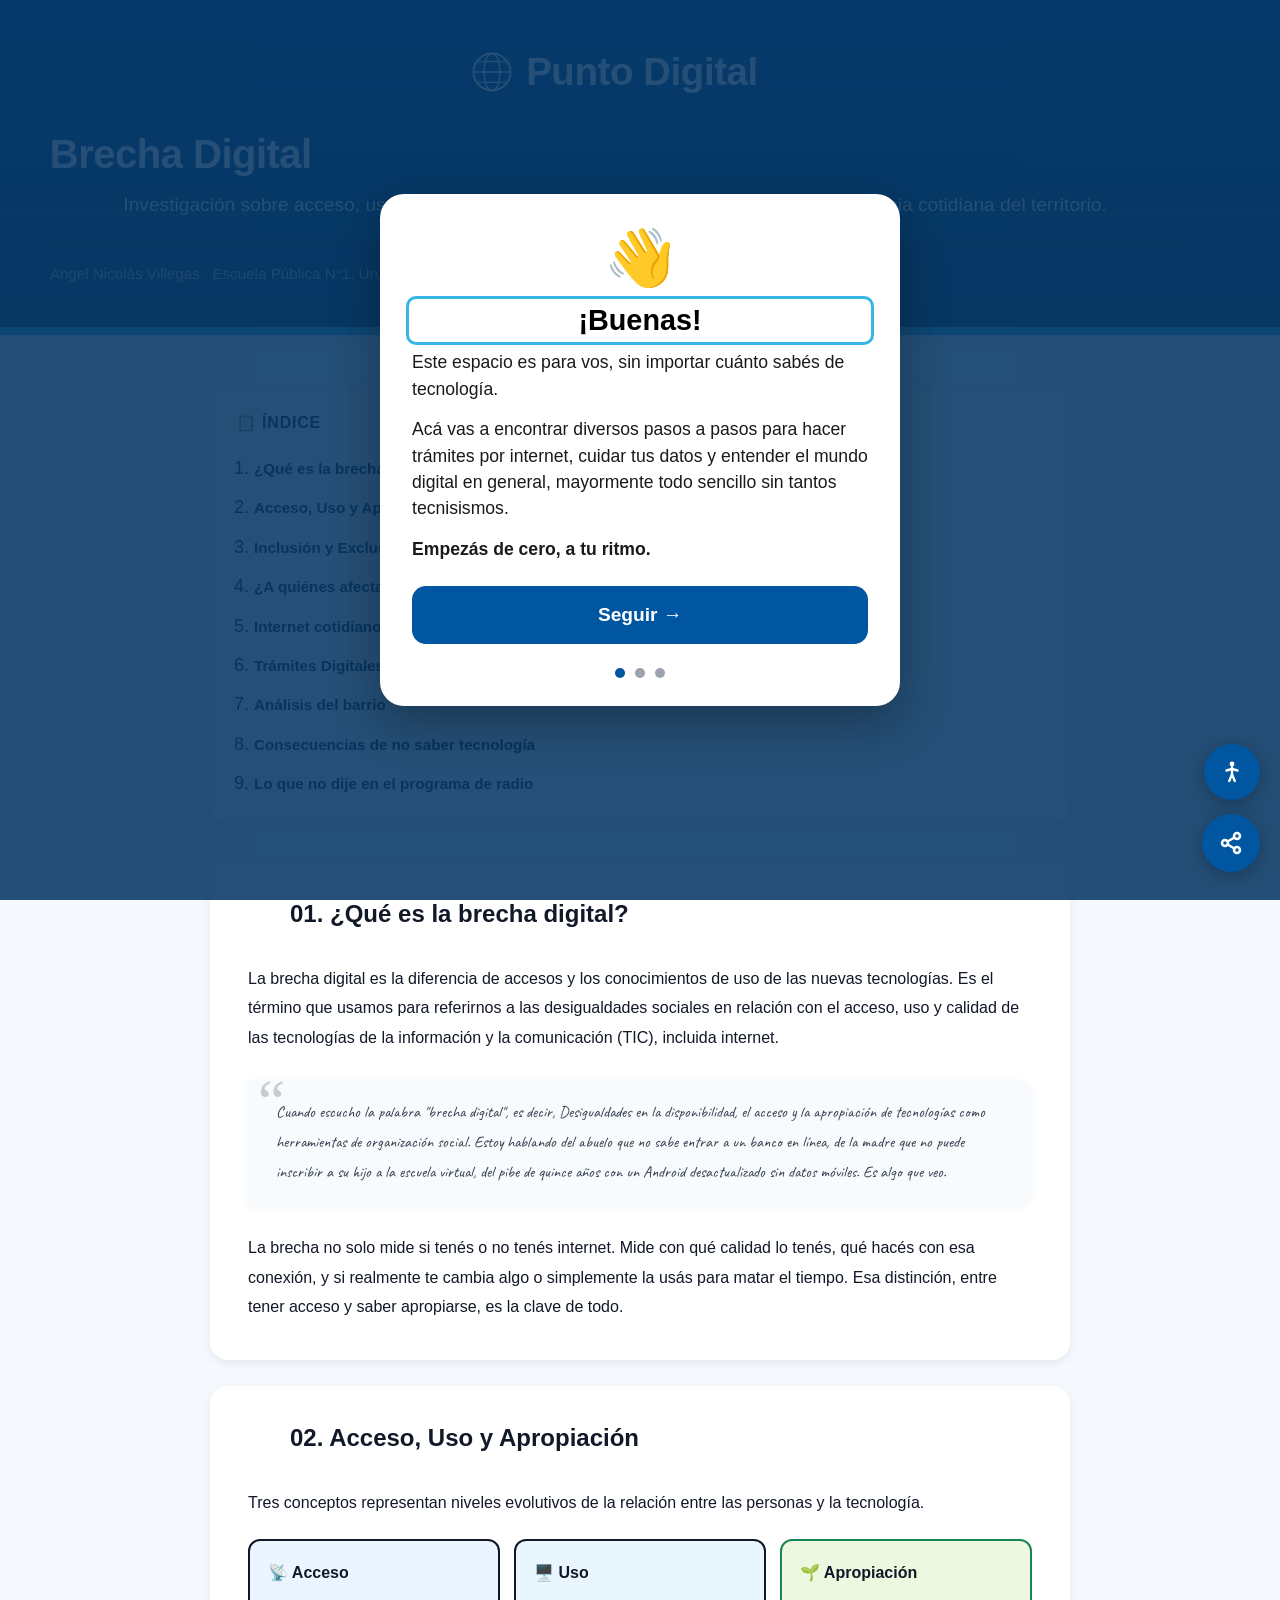
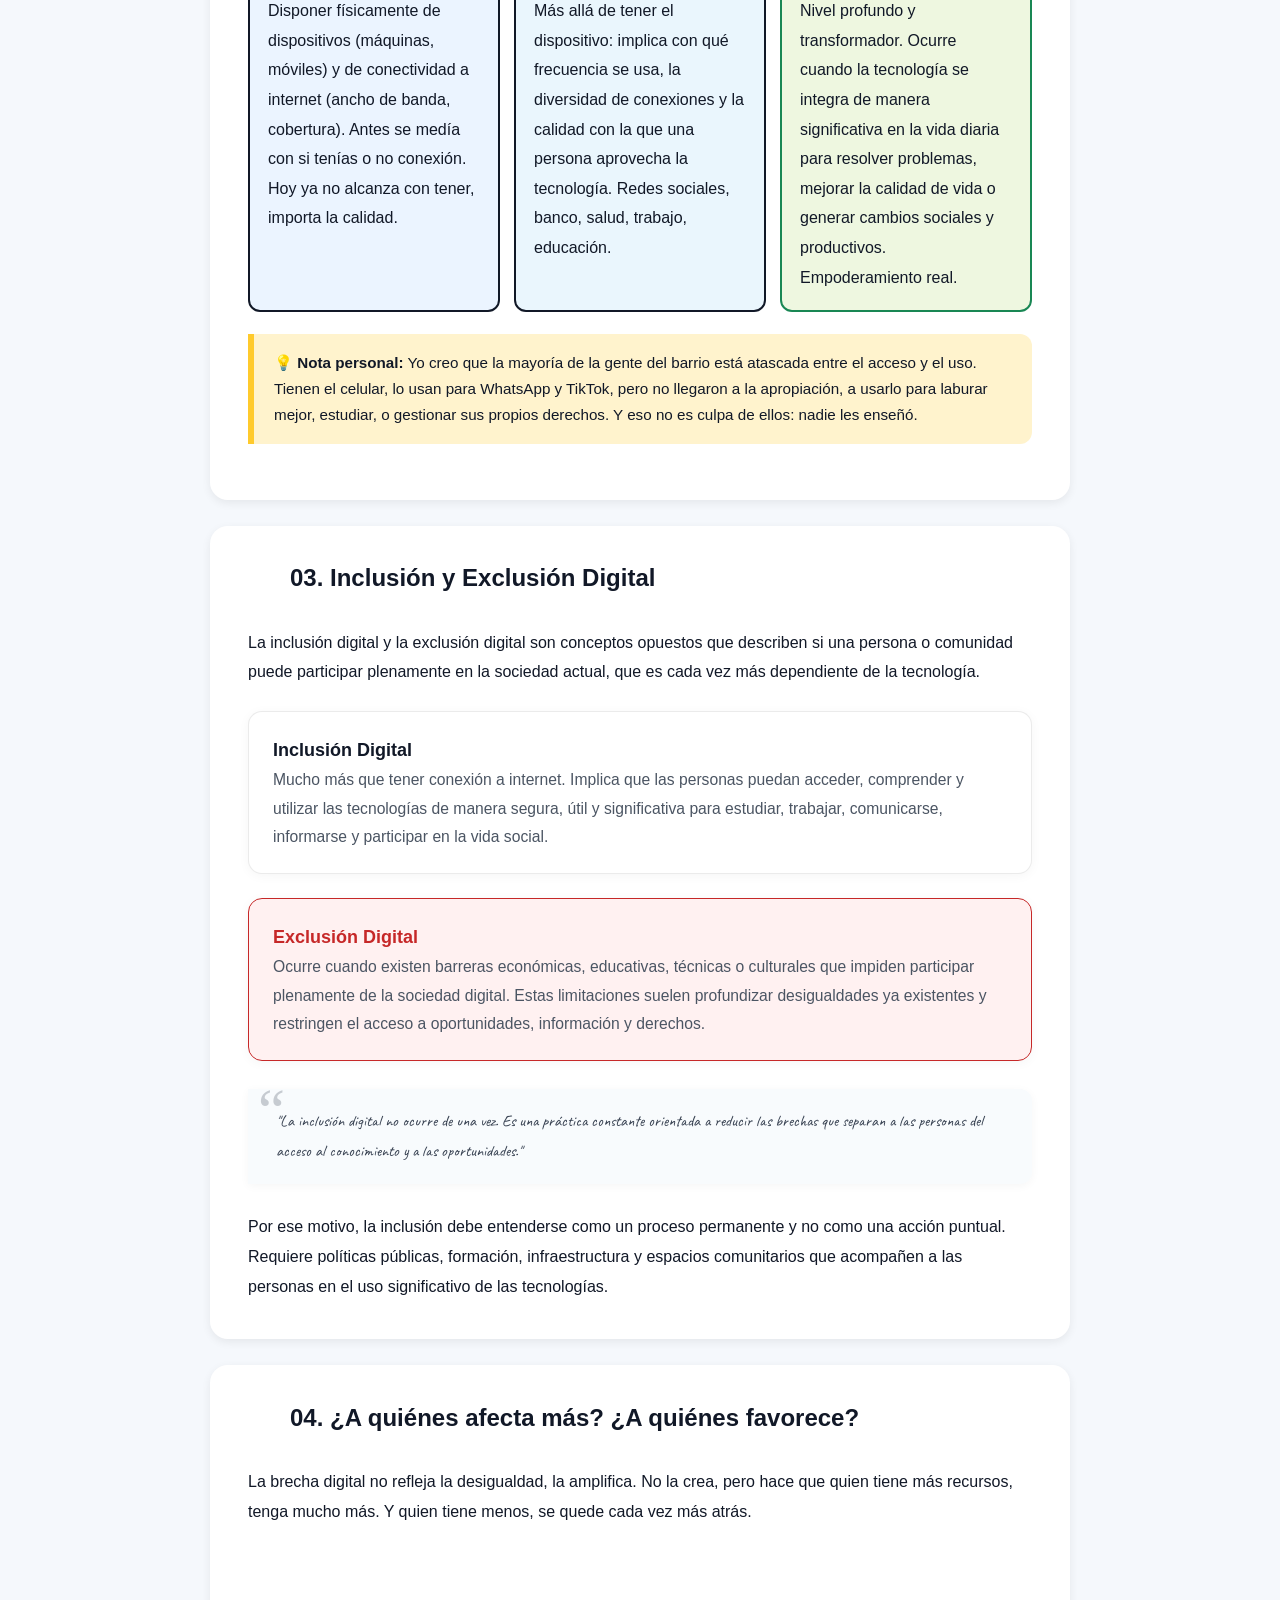
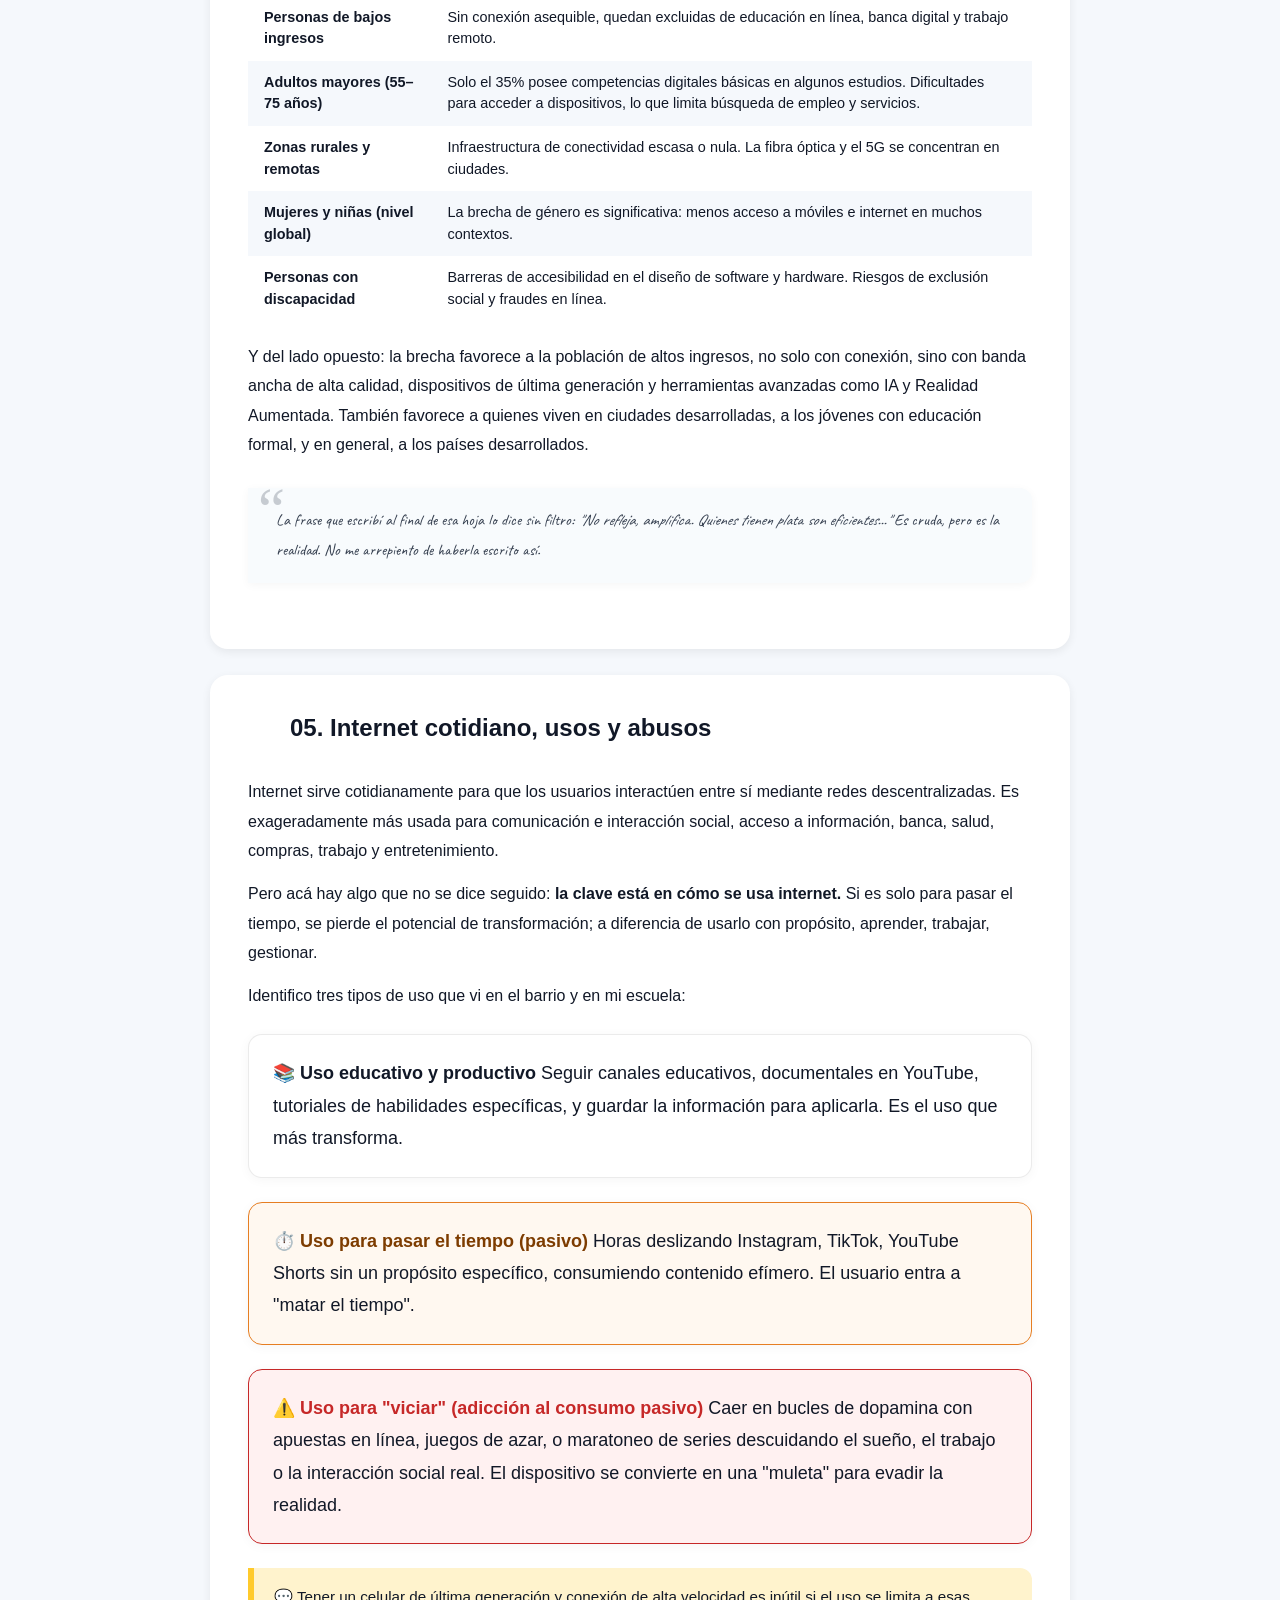
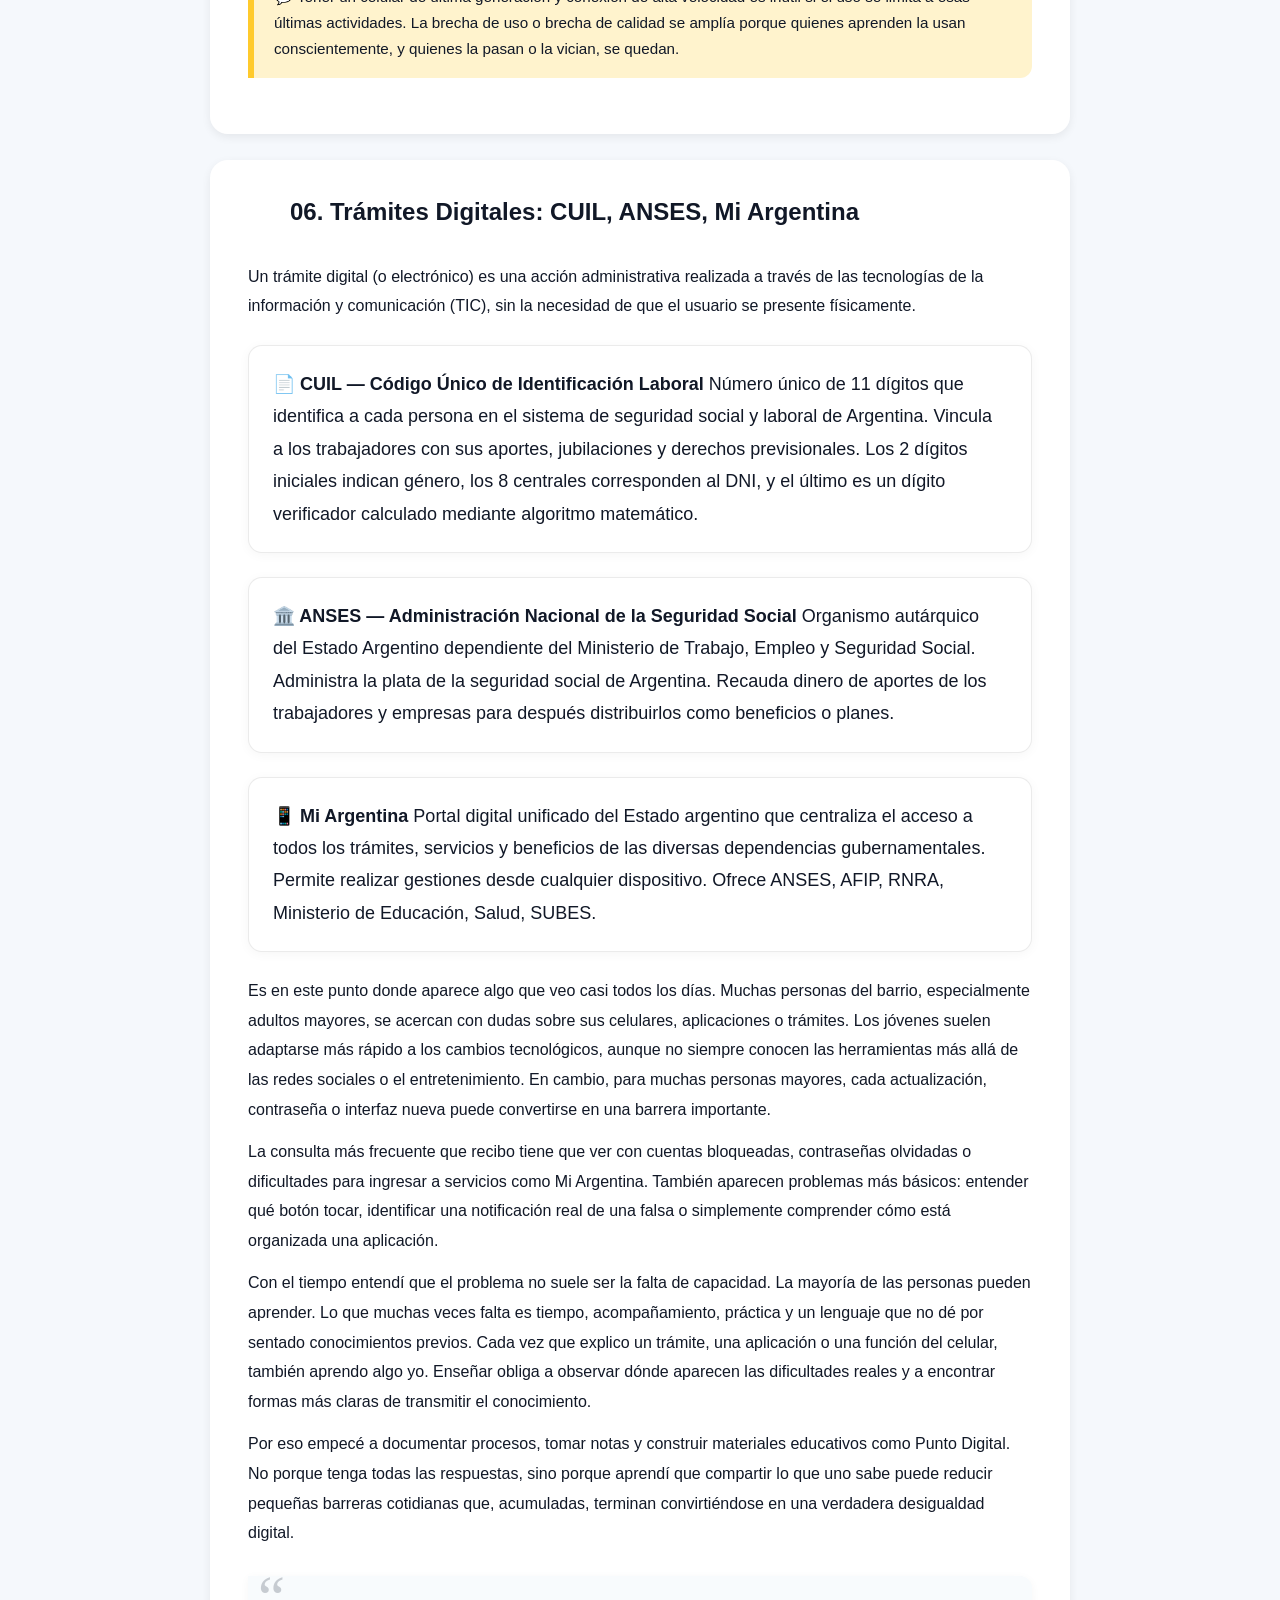
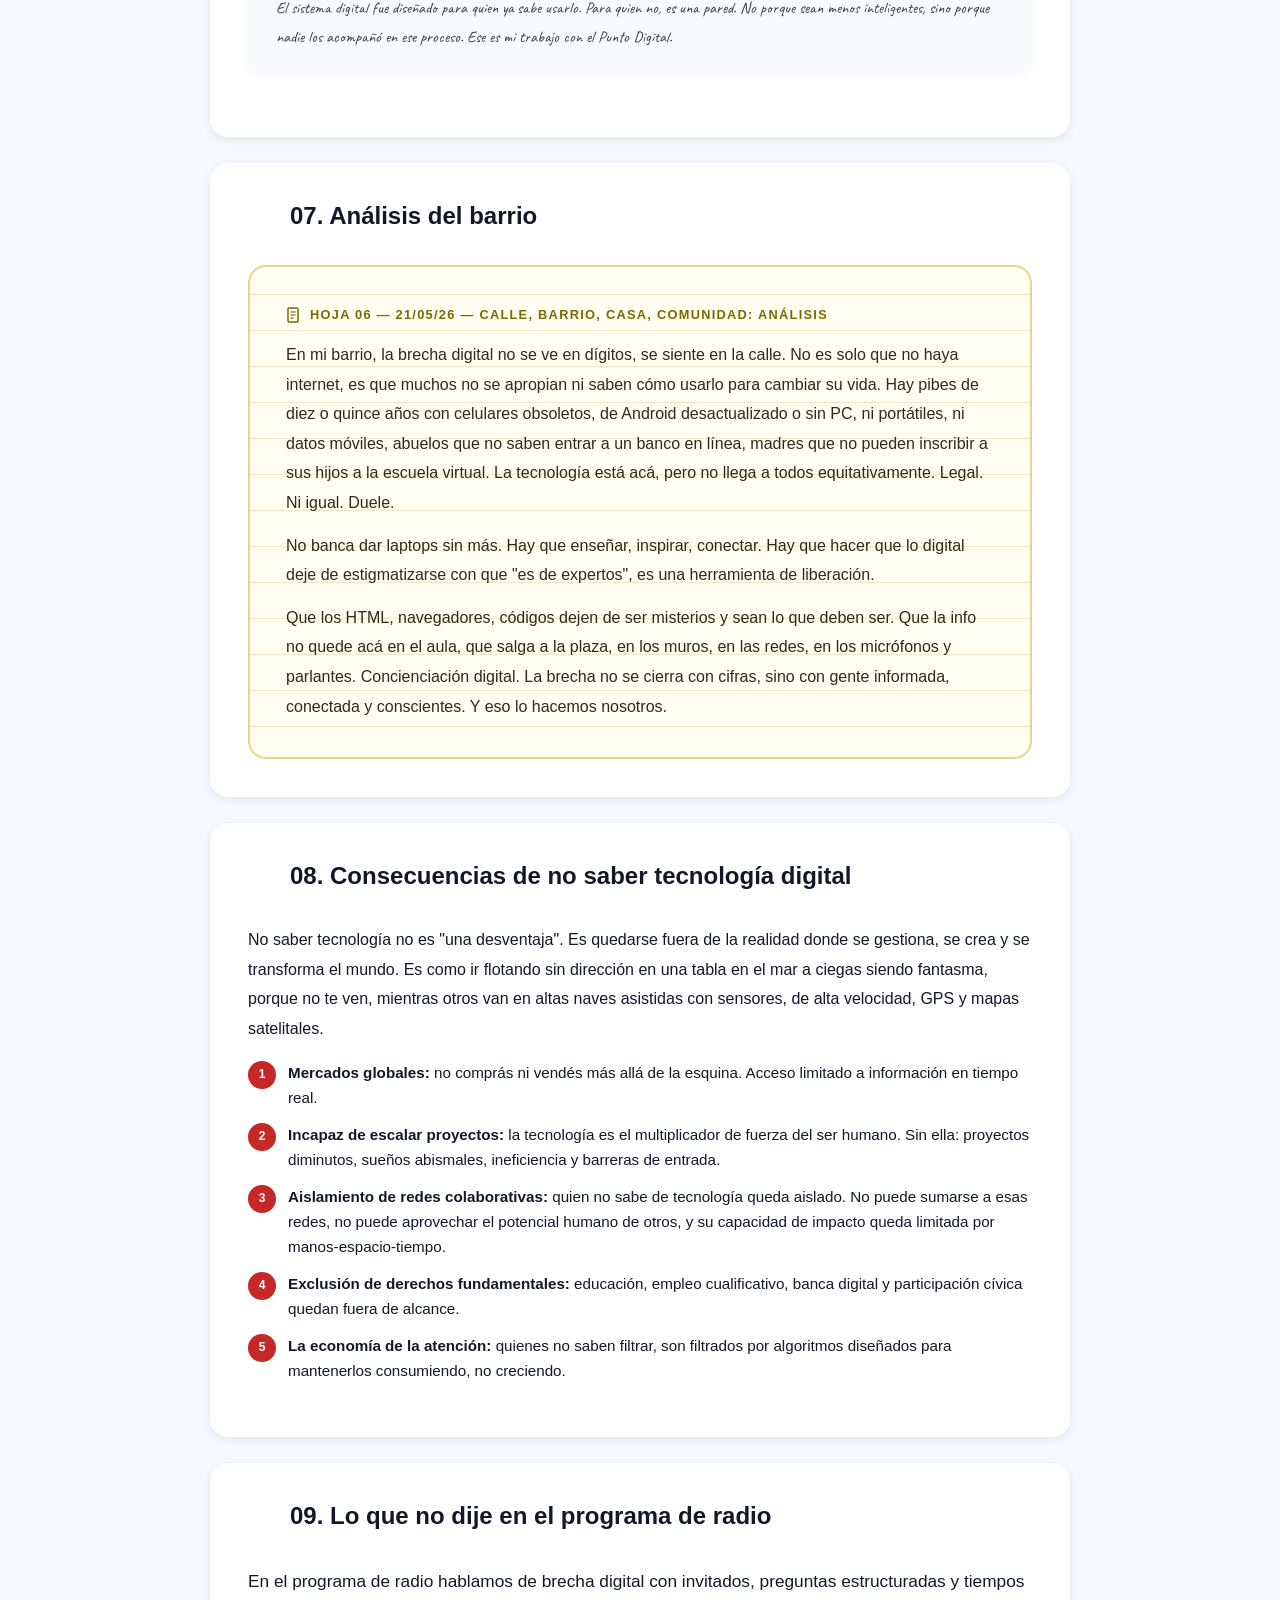
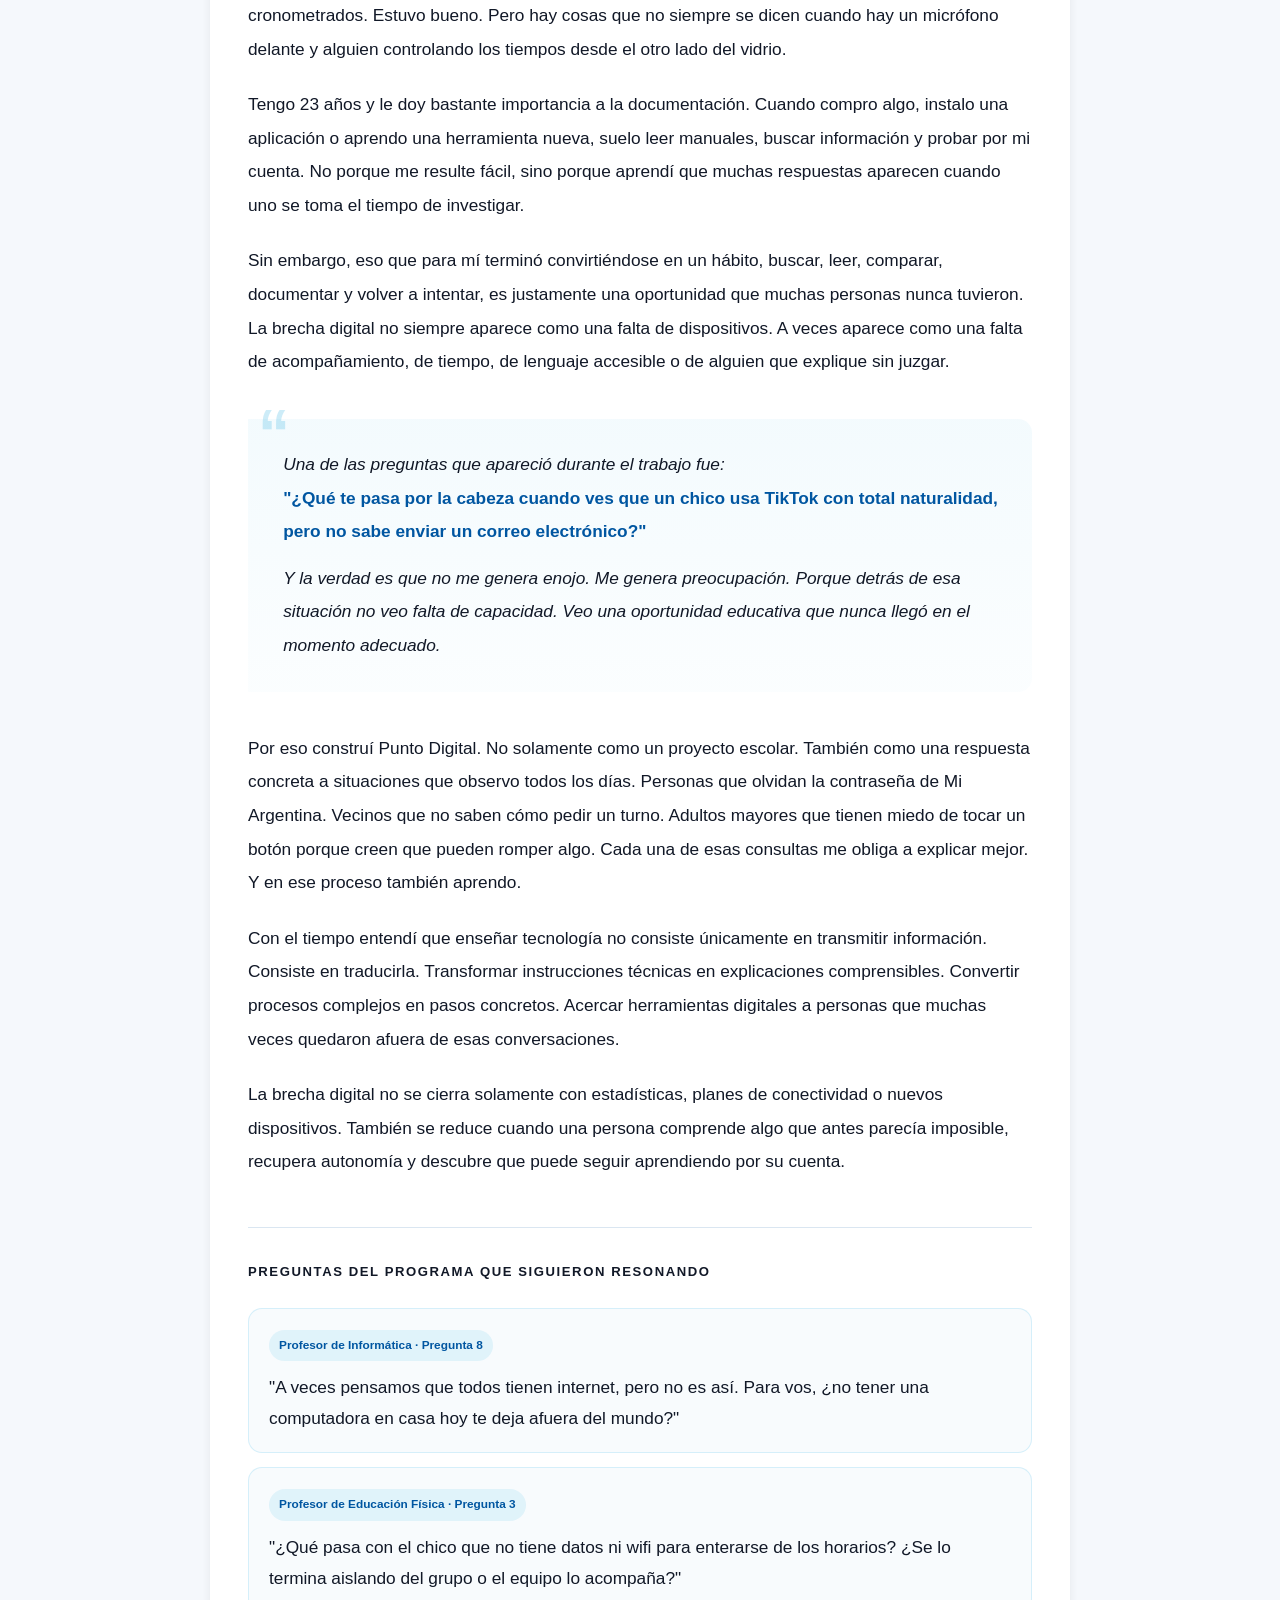
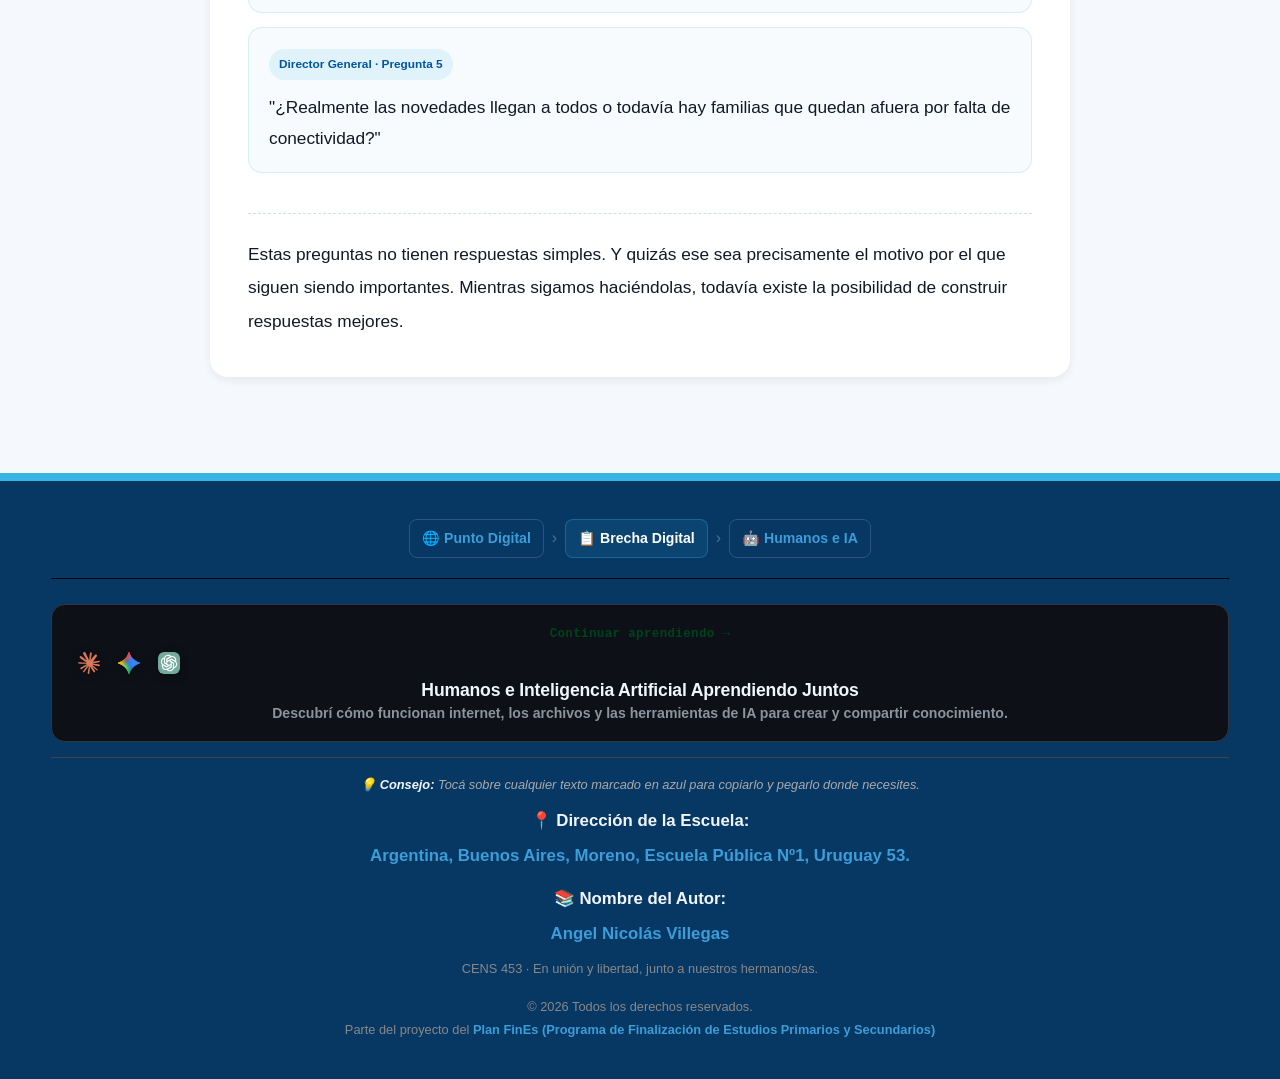
<file: page/brecha-digital.html>
<!DOCTYPE html>
<html lang="es-AR">
<head>
<meta charset="UTF-8">
<meta name="viewport" content="width=device-width, initial-scale=1.0">
<title>Brecha Digital — Angel Nicolás Villegas</title>
<link rel="stylesheet" href="../css/style.css">
<link rel="preconnect" href="https://fonts.googleapis.com">
<link rel="preconnect" href="https://fonts.gstatic.com" crossorigin>
<link href="https://fonts.googleapis.com/css2?family=Caveat:wght@400;600&display=swap" rel="stylesheet">
</head>
<body>

<a href="#contenido" class="skip">Ir al contenido</a>
<!-- HERO -->
<header class="header" role="banner">
    <div class="container">
        <!-- H1: Link al inicio con el globo de Punto Digital -->
        <a href="../index.html"
           class="header-titulo-btn"
           aria-label="Volver a Punto Digital">
            <span class="header-logo-wrap" aria-hidden="true">
                <svg class="header-logo-svg"
                     width="40"
                     height="40"
                     viewBox="0 0 100 100"
                     xmlns="http://www.w3.org/2000/svg">

                    <circle cx="50" cy="50" r="46" fill="none" stroke="white" stroke-width="5"/>
                    <ellipse cx="50" cy="50" rx="20" ry="46" fill="none" stroke="white" stroke-width="3.5"/>
                    <line x1="4" y1="50" x2="96" y2="50" stroke="white" stroke-width="3.5"/>
                    <line x1="14" y1="24" x2="86" y2="24" stroke="white" stroke-width="3"/>
                    <line x1="14" y1="76" x2="86" y2="76" stroke="white" stroke-width="3"/>
                </svg>
            </span>

            <h1>Punto Digital</h1>
        </a>

        <!-- H2: El título de la investigación con el estilo brillante -->
        <h2 class="titulo-brillante" style="margin-top: 1.5rem; font-size: 2.5rem; letter-spacing: -0.5px;">Brecha Digital</h2>

        <p style="font-size: 1.2rem; line-height: 1.6; margin-bottom: 1.5rem;">
            Investigación sobre acceso, uso y apropiación de tecnologías
            desde Moreno y la experiencia cotidiana del territorio.
        </p>

        <div class="hero-firma" style="opacity: 0.9; font-size: 0.95rem;">
            Angel Nicolás Villegas · Escuela Pública N°1, Uruguay 53, Moreno · Mayo–Junio 2026
        </div>

    </div>
</header>

<!-- ══════════════════════════════════════════════
     CONTENIDO PRINCIPAL
══════════════════════════════════════════════ -->
<main id="contenido">
<div class="contenedor">

  <!-- Índice -->
  <nav class="nav-indice" aria-label="Índice del trabajo">
    <h2>📋 Índice</h2>
    <ol>
      <li><a href="#s1"> ¿Qué es la brecha digital?</a></li>
      <li><a href="#s2"> Acceso, Uso y Apropiación</a></li>
      <li><a href="#s3"> Inclusión y Exclusión Digital</a></li>
      <li><a href="#s4"> ¿A quiénes afecta más? ¿A quiénes favorece?</a></li>
      <li><a href="#s5"> Internet cotidiano — usos y abusos</a></li>
      <li><a href="#s6"> Trámites Digitales: CUIL, ANSES, Mi Argentina</a></li>
      <li><a href="#s7"> Análisis del barrio</a></li>
      <li><a href="#s8"> Consecuencias de no saber tecnología</a></li>
      <li><a href="#s9"> Lo que no dije en el programa de radio</a></li>
    </ol>
  </nav>


  <!-- S1 — Qué es la brecha digital -->
  <section class="seccion" id="s1">
    <div class="seccion-titulo">
      <div class="seccion-num">I</div>
      <h2>01. ¿Qué es la brecha digital?</h2>
    </div>

    <p>
      La brecha digital es la diferencia de accesos y los conocimientos de uso de las nuevas tecnologías.
      Es el término que usamos para referirnos a las desigualdades sociales en relación con el acceso, uso 
      y calidad de las tecnologías de la información y la comunicación (TIC), incluida internet.
    </p>

    <div class="cita-personal">
      <p>
        Cuando escucho la palabra "brecha digital", es decir, Desigualdades en la disponibilidad, el acceso y la apropiación de tecnologías como herramientas de organización social.
        Estoy hablando del abuelo que no sabe entrar a un banco en línea,
        de la madre que no puede inscribir a su hijo a la escuela virtual,
        del pibe de quince años con un Android desactualizado sin datos móviles.
        Es algo que veo.
      </p>
    </div>

    <p>
      La brecha no solo mide si tenés o no tenés internet. Mide con qué calidad lo tenés,
      qué hacés con esa conexión, y si realmente te cambia algo o simplemente la usás para matar el tiempo.
      Esa distinción, entre tener acceso y saber apropiarse, es la clave de todo.
    </p>
  </section>


  <!-- S2 —  Acceso, Uso, Apropiación -->
  <section class="seccion" id="s2">
    <div class="seccion-titulo">
      <div class="seccion-num">II</div>
      <h2>02. Acceso, Uso y Apropiación</h2>
    </div>

    <p>
      Tres conceptos representan niveles evolutivos de la relación entre las personas
      y la tecnología. 
    </p>

    <div class="triple-grid">
      <div class="triple-card acceso">
        <h3>📡 Acceso</h3>
        <p>
          Disponer físicamente de dispositivos (máquinas, móviles) y de conectividad a internet 
          (ancho de banda, cobertura). Antes se medía con si tenías o no conexión. Hoy ya no alcanza 
          con tener, importa la calidad.
        </p>
      </div>
      <div class="triple-card uso">
        <h3>🖥️ Uso</h3>
        <p>
          Más allá de tener el dispositivo: implica con qué frecuencia se usa, la diversidad de 
          conexiones y la calidad con la que una persona aprovecha la tecnología. 
          Redes sociales, banco, salud, trabajo, educación.
        </p>
      </div>
      <div class="triple-card apropiac">
        <h3>🌱 Apropiación</h3>
        <p>
          Nivel profundo y transformador. Ocurre cuando la tecnología se integra de manera significativa 
          en la vida diaria para resolver problemas, mejorar la calidad de vida o generar cambios 
          sociales y productivos. Empoderamiento real.
        </p>
      </div>
    </div>

    <div class="alerta">
      💡 <strong>Nota personal:</strong> Yo creo que la mayoría de la gente del barrio está
      atascada entre el acceso y el uso. Tienen el celular, lo usan para WhatsApp y TikTok,
      pero no llegaron a la apropiación, a usarlo para laburar mejor, estudiar, o gestionar
      sus propios derechos. Y eso no es culpa de ellos: nadie les enseñó.
    </div>
  </section>


  <!-- S3 — Inclusión y Exclusión -->
  <section class="seccion" id="s3">
    <div class="seccion-titulo">
      <div class="seccion-num">III</div>
      <h2>03. Inclusión y Exclusión Digital</h2>
    </div>

    <p>
      La inclusión digital y la exclusión digital son conceptos opuestos que describen si una persona
      o comunidad puede participar plenamente en la sociedad actual, que es cada vez más dependiente 
      de la tecnología.
    </p>

    <div class="def-bloque">
      <strong>Inclusión Digital</strong>
      <span>
        <p> Mucho más que tener conexión a internet. Implica que las personas puedan acceder, comprender y utilizar las tecnologías de manera segura, útil y significativa para estudiar, trabajar, comunicarse, informarse y participar en la vida social. </p>
      </span>
    </div>

    <div class="def-bloque" style="border-color: var(--rojo); background: #FFF1F1;">
      <strong style="color: var(--rojo);">Exclusión Digital</strong>
      <span>
        <p> Ocurre cuando existen barreras económicas, educativas, técnicas o culturales que impiden participar plenamente de la sociedad digital. Estas limitaciones suelen profundizar desigualdades ya existentes y restringen el acceso a oportunidades, información y derechos. </p>
    </span>
    </div>

<div class="cita-personal">
  <p>
    "La inclusión digital no ocurre de una vez. Es una práctica constante orientada a reducir las brechas que separan a las personas del acceso al conocimiento y a las oportunidades."
  </p>
</div>

<p>
  Por ese motivo, la inclusión debe entenderse como un proceso permanente y no como una acción puntual.
  Requiere políticas públicas, formación, infraestructura y espacios comunitarios que acompañen a las personas en el uso significativo de las tecnologías.
</p>
  </section>


  <!-- S4 — Afecta / Favorece -->
  <section class="seccion" id="s4">
    <div class="seccion-titulo">
      <div class="seccion-num">IV</div>
      <h2>04. ¿A quiénes afecta más? ¿A quiénes favorece?</h2>
    </div>

    <p>
      La brecha digital no refleja la desigualdad, la amplifica. No la crea, pero hace que
      quien tiene más recursos, tenga mucho más. Y quien tiene menos, se quede cada vez más atrás.
    </p>

    <div class="tabla-wrap">
      <table>
        <thead>
          <tr>
            <th>Grupo</th>
            <th>04. ¿Por qué los afecta más?</th>
          </tr>
        </thead>
        <tbody>
          <tr>
            <td>Personas de bajos ingresos</td>
            <td>Sin conexión asequible, quedan excluidas de educación en línea, banca digital y trabajo remoto.</td>
          </tr>
          <tr>
            <td>Adultos mayores (55–75 años)</td>
            <td>Solo el 35% posee competencias digitales básicas en algunos estudios. Dificultades para acceder a dispositivos, lo que limita búsqueda de empleo y servicios.</td>
          </tr>
          <tr>
            <td>Zonas rurales y remotas</td>
            <td>Infraestructura de conectividad escasa o nula. La fibra óptica y el 5G se concentran en ciudades.</td>
          </tr>
          <tr>
            <td>Mujeres y niñas (nivel global)</td>
            <td>La brecha de género es significativa: menos acceso a móviles e internet en muchos contextos.</td>
          </tr>
          <tr>
            <td>Personas con discapacidad</td>
            <td>Barreras de accesibilidad en el diseño de software y hardware. Riesgos de exclusión social y fraudes en línea.</td>
          </tr>
        </tbody>
      </table>
    </div>

    <p style="margin-top: 16px;">
      Y del lado opuesto: la brecha favorece a la población de altos ingresos, no solo con conexión, 
      sino con banda ancha de alta calidad, dispositivos de última generación y herramientas avanzadas 
      como IA y Realidad Aumentada. También favorece a quienes viven en ciudades desarrolladas, 
      a los jóvenes con educación formal, y en general, a los países desarrollados.
    </p>

    <div class="cita-personal">
      <p>
        La frase que escribí al final de esa hoja lo dice sin filtro:
        <em>"No refleja, amplifica. Quienes tienen plata son eficientes..."</em>
        Es cruda, pero es la realidad. No me arrepiento de haberla escrito así.
      </p>
    </div>
  </section>


  <!-- S5 — Internet cotidiano -->
  <section class="seccion" id="s5">
    <div class="seccion-titulo">
      <div class="seccion-num">V</div>
      <h2>05. Internet cotidiano, usos y abusos</h2>
    </div>

    <p>
      Internet sirve cotidianamente para que los usuarios interactúen entre sí mediante redes 
      descentralizadas. Es exageradamente más usada para comunicación e interacción social, 
      acceso a información, banca, salud, compras, trabajo y entretenimiento.
    </p>

    <p>
      Pero acá hay algo que no se dice seguido: <strong>la clave está en cómo se usa internet.</strong>
      Si es solo para pasar el tiempo, se pierde el potencial de transformación; a diferencia de usarlo 
      con propósito, aprender, trabajar, gestionar.
    </p>

    <p>Identifico tres tipos de uso que vi en el barrio y en mi escuela:</p>

    <div class="def-bloque">
      <strong>📚 Uso educativo y productivo</strong>
      <span>
        Seguir canales educativos, documentales en YouTube, tutoriales de habilidades específicas,
        y guardar la información para aplicarla. Es el uso que más transforma.
      </span>
    </div>

    <div class="def-bloque" style="border-color: #e67e22; background: #FFF8F0;">
      <strong style="color: #7D3C00;">⏱️ Uso para pasar el tiempo (pasivo)</strong>
      <span>
        Horas deslizando Instagram, TikTok, YouTube Shorts sin un propósito específico,
        consumiendo contenido efímero. El usuario entra a "matar el tiempo".
      </span>
    </div>

    <div class="def-bloque" style="border-color: var(--rojo); background: #FFF1F1;">
      <strong style="color: var(--rojo);">⚠️ Uso para "viciar" (adicción al consumo pasivo)</strong>
      <span>
        Caer en bucles de dopamina con apuestas en línea, juegos de azar, o maratoneo de series 
        descuidando el sueño, el trabajo o la interacción social real. 
        El dispositivo se convierte en una "muleta" para evadir la realidad.
      </span>
    </div>

    <div class="alerta">
      💬 Tener un celular de última generación y conexión de alta velocidad es inútil si el uso 
      se limita a esas últimas actividades. La brecha de uso o brecha de calidad se amplía porque 
      quienes aprenden la usan conscientemente, y quienes la pasan o la vician, se quedan.
    </div>
  </section>


  <!-- S6 — Trámites Digitales -->
  <section class="seccion" id="s6">
    <div class="seccion-titulo">
      <div class="seccion-num">VI</div>
      <h2>06. Trámites Digitales: CUIL, ANSES, Mi Argentina</h2>
    </div>

    <p>
      Un trámite digital (o electrónico) es una acción administrativa realizada a través de las 
      tecnologías de la información y comunicación (TIC), sin la necesidad de que el usuario 
      se presente físicamente.
    </p>

    <div class="def-bloque">
      <strong>📄 CUIL — Código Único de Identificación Laboral</strong>
      <span>
        Número único de 11 dígitos que identifica a cada persona en el sistema de seguridad social 
        y laboral de Argentina. Vincula a los trabajadores con sus aportes, jubilaciones y derechos 
        previsionales. Los 2 dígitos iniciales indican género, los 8 centrales corresponden al DNI, 
        y el último es un dígito verificador calculado mediante algoritmo matemático.
      </span>
    </div>

    <div class="def-bloque">
      <strong>🏛️ ANSES — Administración Nacional de la Seguridad Social</strong>
      <span>
        Organismo autárquico del Estado Argentino dependiente del Ministerio de Trabajo, Empleo 
        y Seguridad Social. Administra la plata de la seguridad social de Argentina. Recauda dinero 
        de aportes de los trabajadores y empresas para después distribuirlos como beneficios o planes.
      </span>
    </div>

    <div class="def-bloque">
      <strong>📱 Mi Argentina</strong>
      <span>
        Portal digital unificado del Estado argentino que centraliza el acceso a todos los trámites, 
        servicios y beneficios de las diversas dependencias gubernamentales. Permite realizar gestiones 
        desde cualquier dispositivo. Ofrece ANSES, AFIP, RNRA, Ministerio de Educación, Salud, SUBES.
      </span>
    </div>

    <p>
  Es en este punto donde aparece algo que veo casi todos los días. Muchas personas del barrio,
  especialmente adultos mayores, se acercan con dudas sobre sus celulares, aplicaciones o trámites.
  Los jóvenes suelen adaptarse más rápido a los cambios tecnológicos, aunque no siempre conocen las
  herramientas más allá de las redes sociales o el entretenimiento. En cambio, para muchas personas
  mayores, cada actualización, contraseña o interfaz nueva puede convertirse en una barrera importante.
</p>

<p>
  La consulta más frecuente que recibo tiene que ver con cuentas bloqueadas, contraseñas olvidadas
  o dificultades para ingresar a servicios como Mi Argentina. También aparecen problemas más básicos:
  entender qué botón tocar, identificar una notificación real de una falsa o simplemente comprender
  cómo está organizada una aplicación.
</p>

<p>
  Con el tiempo entendí que el problema no suele ser la falta de capacidad. La mayoría de las personas
  pueden aprender. Lo que muchas veces falta es tiempo, acompañamiento, práctica y un lenguaje que no
  dé por sentado conocimientos previos. Cada vez que explico un trámite, una aplicación o una función
  del celular, también aprendo algo yo. Enseñar obliga a observar dónde aparecen las dificultades reales
  y a encontrar formas más claras de transmitir el conocimiento.
</p>

<p>
  Por eso empecé a documentar procesos, tomar notas y construir materiales educativos como Punto Digital.
  No porque tenga todas las respuestas, sino porque aprendí que compartir lo que uno sabe puede reducir
  pequeñas barreras cotidianas que, acumuladas, terminan convirtiéndose en una verdadera desigualdad
  digital.
</p>
    <div class="cita-personal">
      <p>
        El sistema digital fue diseñado para quien ya sabe usarlo.
        Para quien no, es una pared. No porque sean menos inteligentes, sino porque nadie 
        los acompañó en ese proceso. Ese es mi trabajo con el Punto Digital.
      </p>
    </div>
  </section>


  <!-- S7 — Análisis del barrio -->
  <section class="seccion" id="s7">
    <div class="seccion-titulo">
      <div class="seccion-num">VII</div>
      <h2>07. Análisis del barrio</h2>
    </div>

    <div class="barrio-bloque" role="blockquote" aria-label="Análisis personal escrito estilo cuaderno">
      <div class="barrio-titulo">
        <svg width="16" height="16" viewBox="0 0 16 16" fill="none" aria-hidden="true">
          <rect x="2" y="1" width="10" height="14" rx="1" stroke="#7B6A00" stroke-width="1.5"/>
          <line x1="4.5" y1="5" x2="9.5" y2="5" stroke="#7B6A00" stroke-width="1.2"/>
          <line x1="4.5" y1="8" x2="9.5" y2="8" stroke="#7B6A00" stroke-width="1.2"/>
          <line x1="4.5" y1="11" x2="7.5" y2="11" stroke="#7B6A00" stroke-width="1.2"/>
        </svg>
        Hoja 06 — 21/05/26 — Calle, Barrio, Casa, Comunidad: Análisis
      </div>
      <p>
        En mi barrio, la brecha digital no se ve en dígitos, se siente en la calle.
        No es solo que no haya internet, es que muchos no se apropian ni saben cómo usarlo
        para cambiar su vida. Hay pibes de diez o quince años con celulares obsoletos,
        de Android desactualizado o sin PC, ni portátiles, ni datos móviles,
        abuelos que no saben entrar a un banco en línea, madres que no pueden inscribir
        a sus hijos a la escuela virtual.
        La tecnología está acá, pero no llega a todos equitativamente. Legal. Ni igual. Duele.
      </p>
      <p>
        No banca dar laptops sin más. Hay que enseñar, inspirar, conectar.
        Hay que hacer que lo digital deje de estigmatizarse con que "es de expertos",
        es una herramienta de liberación.
      </p>
      <p>
        Que los HTML, navegadores, códigos dejen de ser misterios y sean lo que deben ser.
        Que la info no quede acá en el aula, que salga a la plaza, en los muros,
        en las redes, en los micrófonos y parlantes.
        Concienciación digital. La brecha no se cierra con cifras,
        sino con gente informada, conectada y conscientes. Y eso lo hacemos nosotros.
      </p>
    </div>
  </section>


  <!-- S8 — Consecuencias -->
  <section class="seccion" id="s8">
    <div class="seccion-titulo">
      <div class="seccion-num">VIII</div>
      <h2>08. Consecuencias de no saber tecnología digital</h2>
    </div>

    <p>
      No saber tecnología no es "una desventaja". Es quedarse fuera de la realidad donde 
      se gestiona, se crea y se transforma el mundo. Es como ir flotando sin dirección 
      en una tabla en el mar a ciegas siendo fantasma, porque no te ven, mientras otros 
      van en altas naves asistidas con sensores, de alta velocidad, GPS y mapas satelitales.
    </p>

    <ul class="lista-consec" aria-label="Lista de consecuencias">
      <li>
        <span class="ico">1</span>
        <span><strong>Mercados globales:</strong> no comprás ni vendés más allá de la esquina. 
        Acceso limitado a información en tiempo real.</span>
      </li>
      <li>
        <span class="ico">2</span>
        <span><strong>Incapaz de escalar proyectos:</strong> la tecnología es el multiplicador 
        de fuerza del ser humano. Sin ella: proyectos diminutos, sueños abismales, 
        ineficiencia y barreras de entrada.</span>
      </li>
      <li>
        <span class="ico">3</span>
        <span><strong>Aislamiento de redes colaborativas:</strong> quien no sabe de tecnología 
        queda aislado. No puede sumarse a esas redes, no puede aprovechar el potencial humano 
        de otros, y su capacidad de impacto queda limitada por manos-espacio-tiempo.</span>
      </li>
      <li>
        <span class="ico">4</span>
        <span><strong>Exclusión de derechos fundamentales:</strong> educación, empleo cualificativo, 
        banca digital y participación cívica quedan fuera de alcance.</span>
      </li>
      <li>
        <span class="ico">5</span>
        <span><strong>La economía de la atención:</strong> quienes no saben filtrar, 
        son filtrados por algoritmos diseñados para mantenerlos consumiendo, no creciendo.</span>
      </li>
    </ul>
  </section>

<!-- S9 — Lo personal / lo no dicho -->
<section class="seccion seccion-reflexion" id="s9">

    <div class="seccion-titulo">
        <div class="seccion-num">IX</div>
        <h2>09. Lo que no dije en el programa de radio</h2>
    </div>

    <p>
        En el programa de radio hablamos de brecha digital con invitados, preguntas estructuradas
        y tiempos cronometrados. Estuvo bueno. Pero hay cosas que no siempre se dicen cuando hay
        un micrófono delante y alguien controlando los tiempos desde el otro lado del vidrio.
    </p>

    <p>
        Tengo 23 años y le doy bastante importancia a la documentación.
        Cuando compro algo, instalo una aplicación o aprendo una herramienta nueva,
        suelo leer manuales, buscar información y probar por mi cuenta.
        No porque me resulte fácil, sino porque aprendí que muchas respuestas aparecen
        cuando uno se toma el tiempo de investigar.
    </p>

    <p>
        Sin embargo, eso que para mí terminó convirtiéndose en un hábito,
        buscar, leer, comparar, documentar y volver a intentar,
        es justamente una oportunidad que muchas personas nunca tuvieron.
        La brecha digital no siempre aparece como una falta de dispositivos.
        A veces aparece como una falta de acompañamiento, de tiempo,
        de lenguaje accesible o de alguien que explique sin juzgar.
    </p>

    <blockquote class="cita-reflexion-destacada">
        <p>
            Una de las preguntas que apareció durante el trabajo fue:
            <strong>
                "¿Qué te pasa por la cabeza cuando ves que un chico usa TikTok con total naturalidad,
                pero no sabe enviar un correo electrónico?"
            </strong>

            Y la verdad es que no me genera enojo.
            Me genera preocupación.

            Porque detrás de esa situación no veo falta de capacidad.
            Veo una oportunidad educativa que nunca llegó en el momento adecuado.
        </p>
    </blockquote>

    <p>
        Por eso construí Punto Digital.
        No solamente como un proyecto escolar.
        También como una respuesta concreta a situaciones que observo todos los días.

        Personas que olvidan la contraseña de Mi Argentina.
        Vecinos que no saben cómo pedir un turno.
        Adultos mayores que tienen miedo de tocar un botón porque creen que pueden romper algo.

        Cada una de esas consultas me obliga a explicar mejor.
        Y en ese proceso también aprendo.
    </p>

    <p>
        Con el tiempo entendí que enseñar tecnología no consiste únicamente en transmitir información.
        Consiste en traducirla.

        Transformar instrucciones técnicas en explicaciones comprensibles.
        Convertir procesos complejos en pasos concretos.
        Acercar herramientas digitales a personas que muchas veces quedaron afuera de esas conversaciones.
    </p>

    <p>
        La brecha digital no se cierra solamente con estadísticas,
        planes de conectividad o nuevos dispositivos.

        También se reduce cuando una persona comprende algo que antes parecía imposible,
        recupera autonomía y descubre que puede seguir aprendiendo por su cuenta.
    </p>

    <div class="radio-resonancias">

        <h3 class="radio-resonancias-titulo">
            Preguntas del programa que siguieron resonando
        </h3>

        <div class="radio-pregunta">
            <div class="radio-label">
                Profesor de Informática · Pregunta 8
            </div>

            <p>
                "A veces pensamos que todos tienen internet, pero no es así.
                Para vos, ¿no tener una computadora en casa hoy te deja afuera del mundo?"
            </p>
        </div>

        <div class="radio-pregunta">
            <div class="radio-label">
                Profesor de Educación Física · Pregunta 3
            </div>

            <p>
                "¿Qué pasa con el chico que no tiene datos ni wifi para enterarse
                de los horarios? ¿Se lo termina aislando del grupo o el equipo lo acompaña?"
            </p>
        </div>

        <div class="radio-pregunta">
            <div class="radio-label">
                Director General · Pregunta 5
            </div>

            <p>
                "¿Realmente las novedades llegan a todos o todavía hay familias
                que quedan afuera por falta de conectividad?"
            </p>
        </div>

    </div>

    <p class="cierre-reflexion">
        Estas preguntas no tienen respuestas simples.
        Y quizás ese sea precisamente el motivo por el que siguen siendo importantes.

        Mientras sigamos haciéndolas,
        todavía existe la posibilidad de construir respuestas mejores.
    </p>

</section>

</div>
</main>
<footer class="footer" id="pie-pagina" role="contentinfo">
  <div class="container">

    <nav class="footer-nav-paginas" aria-label="Navegación entre páginas del proyecto">
      <a href="../index.html" class="footer-nav-btn">
        🌐 Punto Digital
      </a>
      <span class="footer-nav-sep" aria-hidden="true">›</span>
      <span class="footer-nav-actual" aria-current="page">
        📋 Brecha Digital
      </span>
      <span class="footer-nav-sep" aria-hidden="true">›</span>
      <a href="./humanos-e-ias-aprendices.html" class="footer-nav-btn">
        🤖 Humanos e IA
      </a>
    </nav>

    <a href="./humanos-e-ias-aprendices.html" class="cta-ia" style="margin-top: 25px; display: block;"
       aria-label="Continuar aprendiendo sobre tecnología e Inteligencia Artificial">
      <span class="cta-ia-pre" aria-hidden="true">Continuar aprendiendo →</span>
      
      <span class="cta-ia-logos" aria-hidden="true">
        <span class="cta-ia-logo" title="Claude"><img src="../assets/icons/another-icons/AI_Claude_icon.svg" width="22" height="22" alt="" loading="lazy" style="border-radius:6px;"></span>
        <span class="cta-ia-logo" title="Gemini"><img src="../assets/icons/another-icons/AI_Gemini_icon.svg" width="22" height="22" alt="" loading="lazy"></span>
        <span class="cta-ia-logo" title="ChatGPT"><img src="../assets/icons/another-icons/AI_ChatGPT_icon.svg" width="22" height="22" alt="" loading="lazy" style="border-radius:6px;"></span>
      </span>

      <span class="cta-ia-texto">
        <span class="cta-ia-titulo">Humanos e Inteligencia Artificial Aprendiendo Juntos</span>
        <span class="cta-ia-sub">Descubrí cómo funcionan internet, los archivos y las herramientas de IA para crear y compartir conocimiento.</span>
      </span>
    </a>

        <div style="margin-top:15px; border-top:1px solid #444; padding-top:15px; font-size:0.9rem; text-align: center;">
        
        <p style="font-size: 0.8rem; color: #aaa; margin-bottom: 10px; font-style: italic;">
            💡 <strong>Consejo:</strong> Tocá sobre cualquier texto marcado en azul para copiarlo y pegarlo donde necesites.
        </p>

        <p style="margin:8px 0;">
            📍 <strong>Dirección de la Escuela:</strong><br>
            <span id="texto-direccion"
                  style="cursor:pointer; color:#3C9DD9; font-weight:bold; display:block; padding:5px 0;"
                  title="Tocá para copiar"
                  aria-label="Argentina, Buenos Aires, Moreno, Escuela Nº1, Uruguay 53.">
                Argentina, Buenos Aires, Moreno, Escuela Pública Nº1, Uruguay 53.
            </span>
        </p>

        <p style="margin:8px 0;">
            📚 <strong>Nombre del Autor:</strong><br>
            <span id="texto-autor"
                  style="cursor:pointer; color:#3C9DD9; font-weight:bold; display:block; padding:5px 0;"
                  title="Tocá para copiar el nombre del autor">
                Angel Nicolás Villegas
            </span>
            <span style="display:block; font-size:0.8rem; color:#888; margin-top:2px;">
                CENS 453 · En unión y libertad, junto a nuestros hermanos/as.
            </span>
        </p>            

        <p style="margin-top:15px; font-size:0.8rem; color:#888;">
            © <span id="anio-actual"></span> Todos los derechos reservados.<br>
            Parte del proyecto del <a href="https://fines.educacion.gob.ar/#" style="color:#3C9DD9; text-decoration: none;">Plan FinEs (Programa de Finalización de Estudios Primarios y Secundarios)</a>
        </p>
    </div>
  </div>
</footer>

<button id="btn-compartir-flotante" class="btn-compartir-flotante" aria-label="Compartir esta aplicación">
    <svg width="24" height="24" viewBox="0 0 24 24" fill="none" stroke="currentColor" stroke-width="2.5" stroke-linecap="round" stroke-linejoin="round" aria-hidden="true">
        <circle cx="18" cy="5" r="3"></circle>
        <circle cx="6" cy="12" r="3"></circle>
        <circle cx="18" cy="19" r="3"></circle>
        <line x1="8.59" y1="13.51" x2="15.42" y2="17.49"></line>
        <line x1="15.41" y1="6.51" x2="8.59" y2="10.49"></line>
    </svg>
</button>

<button id="btn-volver-arriba" class="btn-volver-arriba" aria-label="Volver al inicio de la página">
    <svg width="22" height="22" viewBox="0 0 22 22" fill="none" xmlns="http://www.w3.org/2000/svg" aria-hidden="true">
        <path d="M11 18V4M4 11L11 4L18 11" stroke="white" stroke-width="2.8" stroke-linecap="round" stroke-linejoin="round"/>
    </svg>
</button>

<script src="../js/storage.js"></script>
<script src="../js/tutoriales.js"></script>
<script src="../js/ui.js"></script>
<script src="../js/components/toast.js"></script>
<script src="../js/components/progressBar.js"></script>
<script src="../js/components/tutorialCard.js"></script>
<script src="../js/voice/speech.js"></script>
<script src="../js/accesibilidad.js"></script>
<script src="../js/script.js"></script>
<script src="../js/onboarding.js"></script>
<script src="../js/deeplink.js"></script>
<script src="../js/pwa.js"></script>

</body>
</html>
</file>
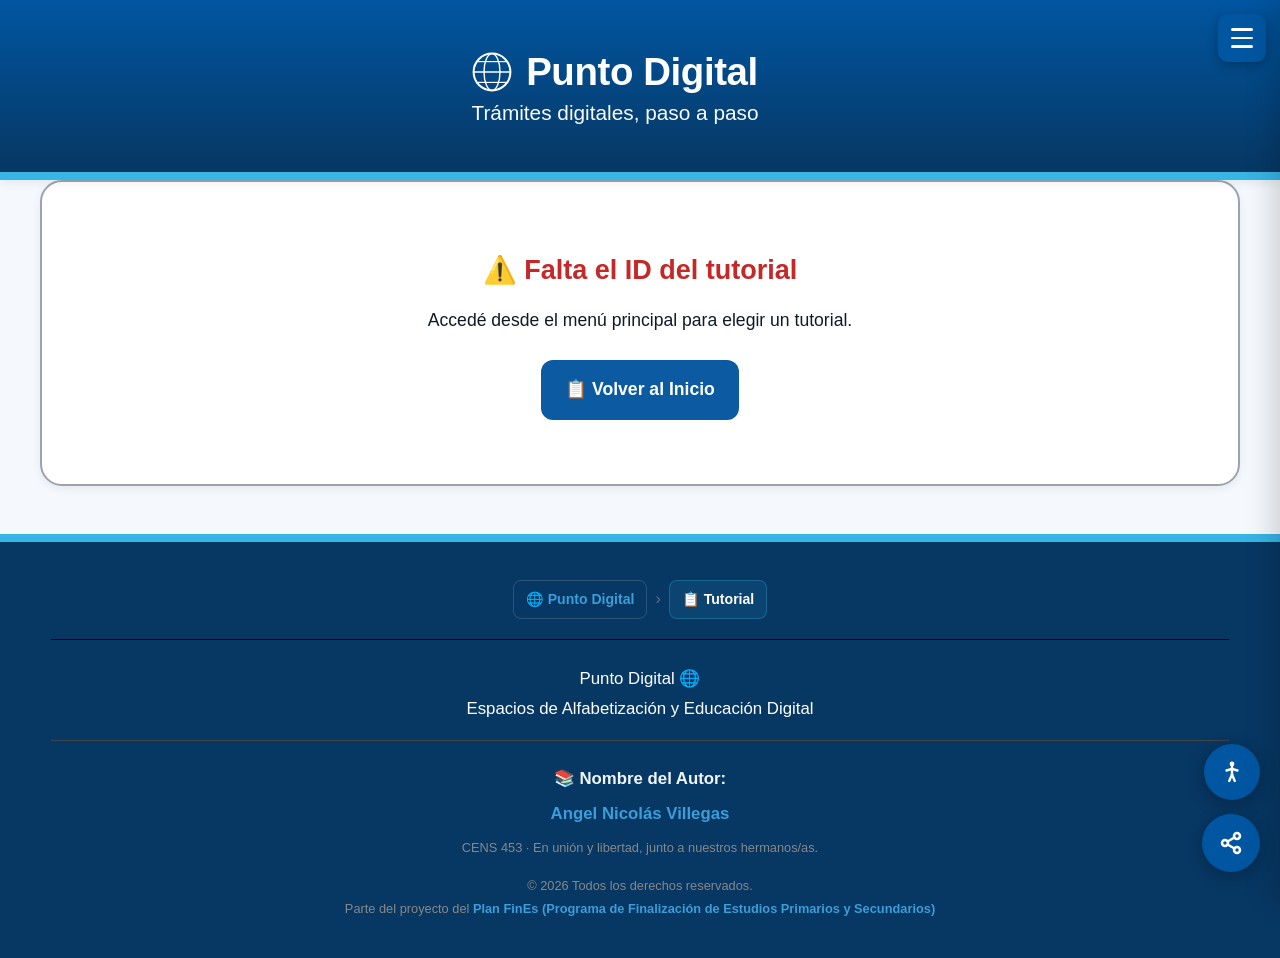
<file: page/paso-a-paso.html>
<!DOCTYPE html>
<html lang="es-AR">
<head>
    <meta charset="UTF-8">
    <meta name="viewport" content="width=device-width, initial-scale=1.0, maximum-scale=5.0, viewport-fit=cover">
    <meta name="theme-color" content="#0B5AA2">
    <title>Paso a paso - Punto Digital</title>
    <link rel="stylesheet" href="../css/style.css">
    <link rel="icon" type="image/png" sizes="192x192" href="../assets/icons/icon-192.png">
</head>
<body>

    <a href="#contenido-principal" class="skip-link">Tocá para ir al contenido</a>

    <!-- ── Botón Hamburguesa ─────────────────────────────── -->
    <button
        id="btn-hamburger"
        class="btn-hamburger"
        aria-label="Abrir menú de navegación"
        aria-expanded="false"
        aria-controls="drawer-nav">
        <span class="hamburger-linea"></span>
        <span class="hamburger-linea"></span>
        <span class="hamburger-linea"></span>
    </button>

    <!-- ── Tooltip primera vez ───────────────────────────── -->
    <div id="tooltip-nav" class="tooltip-nav" role="tooltip" aria-hidden="true">
        <button class="tooltip-cerrar" aria-label="Cerrar sugerencia" id="btn-cerrar-tooltip">✕</button>
        <p class="tooltip-texto">Tocá acá para abrir el menú</p>
        <div class="tooltip-flecha-wrap" aria-hidden="true">
            <svg width="40" height="24" viewBox="0 0 40 24" fill="none" xmlns="http://www.w3.org/2000/svg">
                <path d="M4 18 H28 V6" stroke="white" stroke-width="3" stroke-linecap="round" stroke-linejoin="round"/>
                <polyline points="24,10 28,6 32,10" stroke="white" stroke-width="3" stroke-linecap="round" stroke-linejoin="round" fill="none"/>
            </svg>
        </div>
    </div>

    <!-- ── Drawer ── -->
    <div id="drawer-overlay" class="drawer-overlay" aria-hidden="true"></div>
    <nav id="drawer-nav"
         class="drawer-nav"
         role="navigation"
         aria-label="Menú principal de navegación"
         aria-hidden="true">

        <div class="drawer-header">
            <span class="drawer-titulo">Navegador</span>
            <button id="btn-cerrar-drawer" class="drawer-btn-cerrar" aria-label="Cerrar menú de navegación">
                <svg width="20" height="20" viewBox="0 0 20 20" fill="none" aria-hidden="true">
                    <path d="M4 4L16 16M16 4L4 16" stroke="currentColor" stroke-width="2.5" stroke-linecap="round"/>
                </svg>
            </button>
        </div>

        <div class="drawer-buscador-wrap">
            <label for="drawer-buscador-input" class="drawer-buscador-label">
                <svg width="16" height="16" viewBox="0 0 20 20" fill="none" aria-hidden="true">
                    <circle cx="9" cy="9" r="6" stroke="currentColor" stroke-width="2.2"/>
                    <path d="M14 14L18 18" stroke="currentColor" stroke-width="2.2" stroke-linecap="round"/>
                </svg>
            </label>
            <input type="search"
                   id="drawer-buscador-input"
                   class="drawer-buscador-input"
                   placeholder="Escribir acá..."
                   autocomplete="off"
                   spellcheck="false"
                   aria-label="Buscar tutorial en el menú"/>
        </div>

        <ul id="drawer-resultados"
            class="drawer-resultados"
            role="list"
            aria-label="Resultados de búsqueda"
            style="display:none"></ul>

        <div class="drawer-seccion-titulo">Categorías</div>
        <div class="drawer-cats" role="group" aria-label="Filtrar por categoría">
            <button class="drawer-cat-btn" data-cat="tramites">🏛️ Trámites</button>
            <button class="drawer-cat-btn" data-cat="cuidado">🛡️ Seguridad</button>
            <button class="drawer-cat-btn" data-cat="usos_tecnologia">📱 Tecnología</button>
            <button class="drawer-cat-btn" data-cat="inteligencia_artificial">🤖 Inteligencia Artificial</button>
        </div>

        <div class="drawer-seccion-titulo">Navegación</div>
        <ul class="drawer-lista" role="list">
            <li><button class="drawer-item" data-accion="inicio">🌐 <span>Inicio del Punto Digital</span></button></li>
            <li><button class="drawer-item" data-accion="tutoriales">📚 <span>Todos los tutoriales</span></button></li>
        </ul>
    </nav>

    <!-- ── Header corporativo ─────────────────────────────── -->
    <header class="header" role="banner">
        <div class="container">
            <a href="../index.html"
               class="header-titulo-btn"
               aria-label="Volver al inicio de Punto Digital">
                <span class="header-logo-wrap" aria-hidden="true">
                    <svg class="header-logo-svg" width="40" height="40" viewBox="0 0 100 100"
                         xmlns="http://www.w3.org/2000/svg" aria-hidden="true">
                        <circle cx="50" cy="50" r="46" fill="none" stroke="white" stroke-width="5"/>
                        <ellipse cx="50" cy="50" rx="20" ry="46" fill="none" stroke="white" stroke-width="3.5"/>
                        <line x1="4" y1="50" x2="96" y2="50" stroke="white" stroke-width="3.5"/>
                        <line x1="14" y1="24" x2="86" y2="24" stroke="white" stroke-width="3"/>
                        <line x1="14" y1="76" x2="86" y2="76" stroke="white" stroke-width="3"/>
                    </svg>
                </span>
                <h1>Punto Digital</h1>
            </a>
            <p>Trámites digitales, paso a paso</p>
        </div>
    </header>

    <!-- ── Contenido principal ───────────────────────────── -->
    <main class="container" id="contenido-principal" role="main">
        <!-- Acá inyecta paso-a-paso.js todo el contenido del tutorial -->
        <article id="contenido-dinamico" class="tutorial-container" aria-live="polite">
            <div class="cargando-placeholder" style="text-align:center; padding:2rem;">
                <p style="font-size:1.3rem;">📋 Cargando los pasos...</p>
            </div>
        </article>

    </main>

    <!-- ── Botones flotantes ──────────────────────────────── -->
    <button
        id="btn-compartir-flotante"
        class="btn-compartir-flotante"
        aria-label="Compartir este tutorial">
        <svg width="24" height="24" viewBox="0 0 24 24" fill="none" stroke="currentColor"
             stroke-width="2.5" stroke-linecap="round" stroke-linejoin="round" aria-hidden="true">
            <circle cx="18" cy="5" r="3"></circle>
            <circle cx="6" cy="12" r="3"></circle>
            <circle cx="18" cy="19" r="3"></circle>
            <line x1="8.59" y1="13.51" x2="15.42" y2="17.49"></line>
            <line x1="15.41" y1="6.51" x2="8.59" y2="10.49"></line>
        </svg>
    </button>

    <button id="btn-volver-arriba"
        class="btn-volver-arriba"
        aria-label="Volver al inicio de la página">
        <svg width="22" height="22" viewBox="0 0 22 22" fill="none"
             xmlns="http://www.w3.org/2000/svg" aria-hidden="true">
            <path d="M11 18V4M4 11L11 4L18 11"
                  stroke="white" stroke-width="2.8"
                  stroke-linecap="round" stroke-linejoin="round"/>
        </svg>
    </button>

    <!-- ── Footer ──────── -->
    <footer class="footer" id="pie-pagina" role="contentinfo">
        <div class="container">

            <nav class="footer-nav-paginas" aria-label="Navegación principal del sitio">
                <a href="../index.html" class="footer-nav-btn">🌐 Punto Digital</a>
                <span class="footer-nav-sep" aria-hidden="true">›</span>
                <span class="footer-nav-actual" aria-current="page">📋 Tutorial</span>
            </nav>

            <p style="margin-top:20px;">Punto Digital 🌐<br>
               Espacios de Alfabetización y Educación Digital</p>

            <div style="margin-top:15px; border-top:1px solid #444; padding-top:15px; font-size:0.9rem; text-align:center;">
                <p style="margin:8px 0;">
                    📚 <strong>Nombre del Autor:</strong><br>
                    <span id="texto-autor"
                          style="cursor:pointer; color:#3C9DD9; font-weight:bold; display:block; padding:5px 0;"
                          title="Tocá para copiar el nombre del autor">
                        Angel Nicolás Villegas
                    </span>
                    <span style="display:block; font-size:0.8rem; color:#888; margin-top:2px;">
                        CENS 453 · En unión y libertad, junto a nuestros hermanos/as.
                    </span>
        <p style="margin-top:15px; font-size:0.8rem; color:#888;">
            © <span id="anio-actual"></span> Todos los derechos reservados.<br>
            Parte del proyecto del <a href="https://fines.educacion.gob.ar/#" style="color:#3C9DD9; text-decoration: none;">Plan FinEs (Programa de Finalización de Estudios Primarios y Secundarios)</a>
        </p>
            </div>

        </div>
    </footer>

    <!-- ── Scripts — orden estricto ──────────────────────── -->
    <!-- 1. Base de datos: sin defer para que esté disponible de inmediato -->
    <script src="../js/tutoriales.js"></script>
    <!-- 2. Almacenamiento local -->
    <script src="../js/storage.js"></script>
    <!-- 3. Notificaciones (necesario antes que paso-a-paso.js) -->
    <script src="../js/components/toast.js"></script>
    <!-- 4. Lectura en voz alta -->
    <script src="../js/voice/speech.js" defer></script>
    <!-- 5. Controlador de esta vista — se ejecuta después del DOM + tutoriales.js -->
    <script src="../js/paso-a-paso.js" defer></script>
    <!-- 6. Accesibilidad flotante -->
    <script src="../js/accesibilidad.js" defer></script>
    <!-- 7. Menú hamburguesa + volver arriba + compartir flotante -->
    <script src="../js/script.js" defer></script>
    <!-- 8. PWA offline -->
    <script src="../js/pwa.js" defer></script>
</body>
</html>
</file>
<file: css/style.css>
/*========style.css======
    DISEÑO PUNTO DIGITAL MORENENSE
  ======================= */
:root {
    /* PALETA */
    --azul-arg:      #0056a1; 
    
    /* Oscurecido para mejor contraste */
    --azul-oscuro:   #073763;
    --celeste-arg:   #37B5E5;
    --fondo:         #F5F8FC;
    --blanco:        #FFFFFF;
    --texto:         #111827; /* Negro muy oscuro (Legibilidad total) */
    --texto-suave:   #374151; /* Gris oscuro (Asegura contraste) */
    --gris-borde:    #9ca3af; /* Gris marcado (Para ver bien los bordes) */
    
    /* PALETA DE APOYO */
    --verde:         #198754;
    --amarillo:      #FFF3CD;
    --amarillo-txt:  #664D03;
    --rojo:          #C62828;
    
    /* EFECTOS Y ESPACIADO */
    --shadow:        0 3px 10px rgba(0,0,0,.07);
    --radius:        18px;
    --espacio:       clamp(16px, 3vw, 32px);

    /* ESCALA TIPOGRÁFICA */
    --fs-scale: 1;
    --fs-xs:    calc(0.82rem  * var(--fs-scale));
    --fs-sm:    calc(0.95rem  * var(--fs-scale));
    --fs-md:    calc(1.1rem   * var(--fs-scale));
    --fs-lg:    calc(1.25rem  * var(--fs-scale));
    --fs-xl:    calc(1.5rem   * var(--fs-scale));
    --fs-2xl:   calc(1.9rem   * var(--fs-scale));
    --fs-3xl:   calc(2.3rem   * var(--fs-scale));

    /* UI CHROME (Tamaños fijos) */
    --icon-sm: 18px;
    --icon-md: 22px;
    --icon-lg: 28px;
    --btn-fab: 50px;
    /* VARIABLES ALTO CONTRASTE (Solo activas con clase .modo-contraste) */
    --hc-bg:     #000000;
    --hc-texto:  #FFFFFF;
    --hc-accent: #FFFF00;
}
/* Reset */
*, *::before, *::after { margin:0; padding:0; box-sizing:border-box; }
html { scroll-behavior:smooth; }
body {
    background: var(--fondo);
    color: var(--texto);
    font-family: Arial, Helvetica, sans-serif;
    line-height: 1.8;
    /* clamp: mín 18px en móvil estrecho, fluido, máx 22px en desktop */
    font-size: clamp(18px, 4.2vw, 22px);
    min-height: 100vh;
    -webkit-text-size-adjust: 100%;
}
/* Skip Link */
.skip-link {
    position:absolute; top:-100px; left:10px;
    background:var(--azul-arg); color:white;
    padding:10px 18px; border-radius:8px;
    font-weight:bold; z-index:9999; transition:top .2s;
}
.skip-link:focus { top:10px; }

/* Contenedor */
.container { width:95%; max-width:1200px; margin:auto; }

/* Header */
.header {
    background: linear-gradient(180deg, var(--azul-arg), var(--azul-oscuro));
    color:white; padding:40px 20px;
    border-bottom:8px solid var(--celeste-arg);
    box-shadow: var(--shadow);
}
.header h1 {
    font-size: clamp(1.5rem, 6.5vw, 3rem);
    text-align:center; line-height:1.3; margin-bottom:15px; font-weight:700;
    overflow-wrap: break-word; word-break: break-word;
}
.header p  { text-align:center; font-size: clamp(1rem, 3vw, 1.3rem); opacity:.98; }

/* ── Indicador Offline ─────────────────────────────────── */
#indicador-conexion {
    display:none; background:var(--rojo); color:white;
    text-align:center; padding:12px 20px;
    font-weight:bold; font-size:1.1rem;
    position:sticky; top:0px; z-index:99;
    border-bottom:3px solid #8B0000;
}

/* ── Toast sistema ─────────────────────────────────────── */
#toast-contenedor {
    position:fixed; bottom:24px; right:16px;
    display:flex; flex-direction:column; gap:8px;
    z-index:1002; max-width:min(340px, 92vw);
}
.toast {
    padding:13px 18px; border-radius:10px;
    font-size:1.1rem; font-weight:bold;
    box-shadow:0 4px 12px rgba(0,0,0,.18);
    opacity:0; transform:translateY(10px);
    transition:opacity .3s, transform .3s;
}
.toast-visible   { opacity:1; transform:translateY(0); }
.toast-exito     { background:#28a745; color:white; }
.toast-info      { background:var(--azul-arg); color:white; }
.toast-aviso     { background:#e67e22; color:white; }

/* ── Panel de Voz ──────────────────────────────────────── */
#panel-voz {
    position:fixed; bottom:0; left:0; right:0;
    background:var(--azul-oscuro); color:white;
    padding:14px 16px; z-index:200;
    border-top:4px solid var(--celeste-arg);
    box-shadow:0 -4px 14px rgba(0,0,0,.2);
}
.panel-voz-inner   { max-width:900px; margin:auto; }
.panel-voz-titulo  { display:block; font-size:1.1rem; font-weight:bold; margin-bottom:10px; }
.panel-voz-controles { display:flex; flex-wrap:wrap; gap:8px; margin-bottom:10px; }
.btn-voz-ctrl {
    background:rgba(255,255,255,.15); color:white; border:2px solid rgba(255,255,255,.3);
    padding:9px 14px; border-radius:8px;
    font-size:1rem !important; font-weight:bold;
    cursor:pointer; min-height:auto !important;
    transition:background .15s;
}
.btn-voz-ctrl:hover    { background:rgba(255,255,255,.3); }
.btn-voz-ctrl:focus    { outline:3px solid #FFD54F; }
.btn-voz-detener       { background:rgba(198,40,40,.5) !important; }
.panel-voz-velocidad   { display:flex; align-items:center; gap:10px; font-size:1rem; }
.panel-voz-velocidad input[type=range] { flex:1; cursor:pointer; }
#valor-velocidad { min-width:2.5em; text-align:right; font-weight:bold; }

/* Resaltado paso leído */
.paso-leyendo {
    border-left-color: var(--celeste-arg) !important;
    background: #EAF6FD !important;
    box-shadow: 0 0 0 3px var(--celeste-arg);
    transition: background .3s, box-shadow .3s;
}

/* ── Buscador ──────────────────────────────────────────── */
.seccion-buscador {
    margin:25px 0 0; background:white;
    border-radius:var(--radius); padding:24px 28px;
    box-shadow:var(--shadow); border:2px solid var(--gris-borde);
}
.label-buscador { display:block; font-size:1.2rem; font-weight:bold; color:var(--azul-oscuro); margin-bottom:10px; }
.input-buscador {
    width:100%; padding:15px 18px; font-size:1.25rem;
    border:3px solid var(--celeste-arg); border-radius:14px;
    outline:none; color:var(--texto); background:#F9FBFD;
    transition:border-color .2s, box-shadow .2s;
    -webkit-appearance:none;
}
.input-buscador:focus {
    border-color:var(--azul-arg);
    box-shadow:0 0 0 4px rgba(11,90,162,.12);
}
.input-buscador::placeholder { color:#9CA3AF; }
.contador-resultados { margin-top:8px; font-size:1rem; color:var(--texto-suave); min-height:1.4em; }

/* ── Intro ─────────────────────────────────────────────── */
.intro {
    background:white; margin-top:22px; padding:32px;
    border-radius:var(--radius); box-shadow:var(--shadow);
    border:2px solid var(--gris-borde);
}
.intro h2 { color:var(--azul-oscuro); font-size:2.1rem; margin-bottom:16px; }
.intro p   { font-size:1.2rem; color:var(--texto-suave); }

/* Tutorial reciente */
.reciente-wrap { margin-top:18px; padding-top:16px; border-top:2px dashed var(--gris-borde); }
.reciente-label { font-size:1rem; color:var(--texto-suave); margin-bottom:8px; }
.btn-reciente-item {
    background:white; border:2px solid var(--azul-arg);
    color:var(--azul-arg); padding:12px 18px;
    border-radius:12px; font-size:1.1rem !important;
    font-weight:bold; cursor:pointer; min-height:auto !important;
    transition:background .15s;
}
.btn-reciente-item:hover { background:#EBF4FF; }

/* ── Favoritos ─────────────────────────────────────────── */
.seccion-favoritos {
    background:#FFFBF0; border:2px solid #FFD54F;
    border-radius:var(--radius); padding:24px 28px;
    margin-top:25px; box-shadow:var(--shadow);
}
.favoritos-titulo { color:#7B5800; font-size:1.6rem; margin-bottom:14px; }
.favoritos-grid { display:flex; flex-wrap:wrap; gap:12px; }
.btn-favorito-item {
    background:white; border:2px solid #FFD54F;
    padding:12px 18px; border-radius:12px;
    font-size:1.1rem !important; font-weight:bold;
    color:var(--texto); cursor:pointer; min-height:auto !important;
    transition:background .15s;
}
.btn-favorito-item:hover { background:#FFFBEA; }

/* ── Progreso Global ───────────────────────────────────── */
.seccion-progreso {
    background:white; border:2px solid var(--gris-borde);
    border-radius:var(--radius); padding:24px 28px;
    margin-top:25px; box-shadow:var(--shadow);
}
.progreso-titulo   { color:var(--azul-oscuro); font-size:1.6rem; margin-bottom:14px; }
.progreso-global-wrap { display:flex; flex-direction:column; gap:8px; }
.progreso-global-barra-bg {
    background:#DDE8F2; border-radius:20px; height:20px; overflow:hidden;
}
.progreso-global-fill {
    height:100%;
    background:linear-gradient(90deg, var(--azul-arg), var(--celeste-arg));
    border-radius:20px; transition:width .6s ease; min-width:6px;
}
.progreso-texto { font-size:1.1rem; color:var(--texto-suave); }
.badges-contenedor { display:flex; flex-wrap:wrap; gap:10px; margin-top:14px; }
.badge {
    background:#EEF7E0; color:#2D6A4F;
    border:2px solid #74C69D; border-radius:20px;
    padding:6px 14px; font-size:1rem; font-weight:bold;
}

/* ── Menú Principal ────────────────────────────────────── */
.grid-menu {
    display:grid;
    grid-template-columns:repeat(auto-fit, minmax(290px, 1fr));
    gap:22px; margin-top:28px; margin-bottom:35px;
}
.btn-menu {
    background:white; border:3px solid var(--celeste-arg);
    border-radius:22px; padding:26px;
    cursor:pointer; text-align:left;
    box-shadow:var(--shadow);
    font-size:1.25rem; font-weight:bold;
    color:var(--azul-oscuro); line-height:1.4;
    transition:transform .15s, border-color .15s, background .15s;
    position:relative;
}
.btn-menu:hover { transform:translateY(-3px); border-color:var(--azul-arg); background:#F0F8FF; }
.btn-menu:focus { outline:5px solid #FFD54F; outline-offset:2px; }
.btn-badge { font-size:.9rem; margin-left:6px; }

/* ── Acciones del Tutorial ─────────────────────────────── */
.acciones-tutorial {
    display:flex; flex-wrap:wrap; gap:10px;
    margin:14px 0; padding:16px 0;
    border-bottom:2px solid var(--gris-borde);
}
.btn-accion {
    background:white; border:2px solid var(--gris-borde);
    color:var(--texto); padding:10px 16px;
    border-radius:10px; font-size:1rem !important;
    font-weight:bold; cursor:pointer; min-height:auto !important;
    transition:background .15s, border-color .15s;
}
.btn-accion:hover { background:#F3F4F6; border-color:var(--azul-arg); }
.btn-accion:focus { outline:4px solid #FFD54F; }
.btn-accion.activo {
    background:#EBF8EF; border-color:var(--verde); color:var(--verde);
}

/* ── Tutorial Container ────────────────────────────────── */
.tutorial-container {
    background:white; border-radius:22px; padding:32px;
    box-shadow:var(--shadow); margin-bottom:35px;
    border:2px solid var(--gris-borde);
}
.oculto { display:none !important; }

/* ── Botón Volver ──────────────────────────────────────── */
.btn-volver {
    background:var(--azul-arg); color:white; border:none;
    padding:16px 26px; border-radius:14px;
    font-size:1.2rem; font-weight:bold; cursor:pointer;
    margin-bottom:26px; width:100%; max-width:340px;
    transition:background .15s;
}
.btn-volver:hover { background:var(--azul-oscuro); }
.btn-volver:focus { outline:5px solid #FFD54F; }

/* ── Barra de Progreso de Pasos ────────────────────────── */
#indicador-progreso { margin:10px 0 18px; }
.texto-progreso { display:block; font-size:1.1rem; font-weight:bold; color:var(--azul-oscuro); margin-bottom:7px; }
.barra-progreso-wrap  { background:#DDE8F2; border-radius:20px; height:14px; overflow:hidden; }
.barra-progreso-fill  { height:100%; background:linear-gradient(90deg, var(--azul-arg), var(--celeste-arg)); border-radius:20px; transition:width .4s ease; min-width:6px; }

/* ── Pasos ─────────────────────────────────────────────── */
.paso-tutorial {
    background:#FAFCFE; border:2px solid #DDE8F2;
    border-left:10px solid var(--celeste-arg);
    border-radius:18px; padding:26px; margin-bottom:22px;
}
.paso-tutorial h3 { color:var(--azul-oscuro); font-size:1.7rem; margin-bottom:13px; }
.paso-tutorial p  { font-size:1.2rem; line-height:1.9; }

/* ── Botones paso ──────────────────────────────────────── */
.btn-paso {
    background:var(--azul-arg); color:white; border:none;
    padding:11px 16px; border-radius:9px; cursor:pointer;
    font-size:1rem !important; font-weight:bold;
    min-height:auto !important; margin-top:7px;
    transition:background .15s;
}
.btn-paso:hover { background:var(--azul-oscuro); }
.btn-paso:focus { outline:4px solid #FFD54F; }

/* ── Regla global botones ─────────────────────────────── */
button { font-size:1.2rem !important; min-height:62px; font-weight:bold; }

/* ── Alertas ───────────────────────────────────────────── */
.alerta-tranquilidad {
    background:var(--amarillo); color:var(--amarillo-txt);
    border-left:8px solid #FFCA2C; padding:22px;
    border-radius:16px; margin-top:22px; font-size:1.15rem;
}
.consejos {
    background:#FFF1F1; border-left:8px solid var(--rojo);
    padding:28px; border-radius:18px; margin-top:36px;
}
.consejos h2 { color:var(--rojo); font-size:1.9rem; margin-bottom:13px; }
.consejos ul  { padding-left:20px; }
.consejos li  { margin-bottom:10px; font-size:1.1rem; }

/* ── Links ─────────────────────────────────────────────── */
a { color:var(--azul-arg); font-weight:bold; text-decoration:none; }
a:hover { text-decoration:underline; }

/* ── Footer ────────────────────────────────────────────── */
.footer {
    background:var(--azul-oscuro); color:white;
    text-align:center; padding:38px 20px;
    margin-top:48px; border-top:8px solid var(--celeste-arg);
}
.footer p { font-size:1.05rem; }

/* ── Animaciones ───────────────────────────────────────── */
.tutorial-container, .btn-menu, .intro, .seccion-buscador,
.seccion-favoritos, .seccion-progreso {
    animation: fadeIn .3s ease;
}
@keyframes fadeIn {
    from { opacity:0; transform:translateY(8px); }
    to   { opacity:1; transform:translateY(0); }
}

/* ══════════════════════════════════════════════════════════
   SISTEMA DE ESCALADO TIPOGRÁFICO CONTROLADO
   JS cambia SOLO --fs-scale en :root. Nada más.
   Todos los textos heredan el cambio de forma uniforme.
   Los iconos y FABs están desacoplados y no se deforman.
   ══════════════════════════════════════════════════════════ */

/* Escala -2 (texto más pequeño) */
html[data-fs="-2"] { --fs-scale: 0.82; }
/* Escala -1 */
html[data-fs="-1"] { --fs-scale: 0.91; }
/* Escala 0 — normal (por defecto, no necesita declaración) */
/* Escala +1 */
html[data-fs="+1"] { --fs-scale: 1.15; }
/* Escala +2 (texto más grande) */
html[data-fs="+2"] { --fs-scale: 1.32; }

/* Aplicar la escala al cuerpo del texto (no a iconos ni UI) */
/* Ejemplo para corregir el body en la sección de Humanos e IA */
body {
  background: var(--fondo);
  color: var(--texto);
  font-family: Arial, Helvetica, sans-serif;
  /* Multiplicar por var(--fs-scale) le devuelve la vida al panel de accesibilidad */
  font-size: calc(clamp(15px, 3.5vw, 18px) * var(--fs-scale));
  line-height: 1.8;
  -webkit-text-size-adjust: 100%;
}
/* Botones de texto usan la escala — pero el PADDING no escala para no deformar */
.btn-menu    { font-size: var(--fs-md) !important; }
.btn-accion  { font-size: var(--fs-sm) !important; }
.btn-paso    { font-size: var(--fs-sm) !important; }
.tab-categoria { font-size: var(--fs-xs) !important; }
.input-buscador { font-size: var(--fs-lg); }
.paso-tutorial p { font-size: var(--fs-lg); line-height: 1.9; }
.paso-tutorial h3 { font-size: var(--fs-xl); }
.intro h2 { font-size: var(--fs-2xl); }
.drawer-item { font-size: var(--fs-md) !important; }

/* Iconos y FABs — SIEMPRE tamaño fijo, no escalan */
/* ==========================================================
   RESPLANDOR METÁLICO PARA EL BOTÓN HAMBURGUESA
   ========================================================== */
@keyframes latido-metalico {
    0%   { box-shadow: 0 0 5px rgba(55, 181, 229, 0.3), inset 0 1px 2px rgba(255, 255, 255, 0.3); }
    50%  { box-shadow: 0 0 15px rgba(55, 181, 229, 0.9), inset 0 1px 6px rgba(255, 255, 255, 0.7); }
    100% { box-shadow: 0 0 5px rgba(55, 181, 229, 0.3), inset 0 1px 2px rgba(255, 255, 255, 0.3); }
}

.btn-hamburger {
    /* Mantenemos tu posicionamiento original... */
    position: fixed;
    top: var(--hamburger-top);
    right: 14px;
    z-index: 10001;
    width: 48px;
    height: 48px;
    border-radius: 10px;
    cursor: pointer;
    display: flex;
    flex-direction: column;
    align-items: center;
    justify-content: center;
    gap: 6px;
    padding: 10px;
    min-height: auto !important;
    transition: background .18s, transform .15s;
    
    /* NUEVO: Textura metálica y animación */
    background: linear-gradient(135deg, var(--azul-arg), var(--azul-oscuro));
    border: 1px solid rgba(255, 255, 255, 0.25);
    animation: latido-metalico 2.5s infinite ease-in-out;
}

/* Apagamos el brillo cuando el menú ya está abierto para no distraer */
.btn-hamburger.ham-abierto {
    animation: none;
    background: var(--azul-oscuro);
    box-shadow: 0 3px 12px rgba(0, 0, 0, .28);
}

/* ── ALTO CONTRASTE — regla única y completa ──────────── */

html.modo-alto-contraste,
html.modo-alto-contraste body {
    background: #111 !important;
    color: #fff !important;
}

/* Todos los contenedores */
html.modo-alto-contraste .header,
html.modo-alto-contraste .footer {
    background: #000 !important;
    border-color: #FFD700 !important;
}
html.modo-alto-contraste .header h1,
html.modo-alto-contraste .header p { color: #fff !important; }

html.modo-alto-contraste .intro,
html.modo-alto-contraste .tutorial-container,
html.modo-alto-contraste .paso-tutorial,
html.modo-alto-contraste .seccion-buscador,
html.modo-alto-contraste .seccion-favoritos,
html.modo-alto-contraste .seccion-progreso,
html.modo-alto-contraste .banner-seguridad,
html.modo-alto-contraste .alerta-tranquilidad,
html.modo-alto-contraste .nota-tutorial,
html.modo-alto-contraste .nav-tutorial {
    background: #111 !important;
    color: #fff !important;
    border-color: #FFD700 !important;
}

/* Textos enfatizados */
html.modo-alto-contraste .paso-tutorial h3,
html.modo-alto-contraste .intro h2,
html.modo-alto-contraste .progreso-titulo,
html.modo-alto-contraste .favoritos-titulo,
html.modo-alto-contraste .banner-seg-titulo {
    color: #FFD700 !important;
}

/* Botones del menú */
html.modo-alto-contraste .btn-menu {
    background: #000 !important;
    color: #fff !important;
    border-color: #FFD700 !important;
    border-left-color: #FFD700 !important;
}
html.modo-alto-contraste .btn-menu:hover {
    background: #222 !important;
}

/* Acordeón */
html.modo-alto-contraste .acord-header {
    background: #000 !important;
    color: #FFD700 !important;
    border-color: #FFD700 !important;
}
html.modo-alto-contraste .acord-header-activo { background: #1a1a00 !important; }
html.modo-alto-contraste .categoria-grid      { border-color: #FFD700 !important; }

/* Drawer completo */
html.modo-alto-contraste .drawer-nav {
    background: #111 !important;
    border-left: 2px solid #FFD700 !important;
}
html.modo-alto-contraste .drawer-header { background: #000 !important; }
html.modo-alto-contraste .drawer-titulo { color: #FFD700 !important; }
html.modo-alto-contraste .drawer-btn-cerrar { color: #FFD700 !important; }
html.modo-alto-contraste .drawer-seccion-titulo {
    background: #1a1a00 !important;
    color: #FFD700 !important;
    border-color: #FFD700 !important;
}
html.modo-alto-contraste .drawer-item {
    color: #fff !important;
    border-color: #333 !important;
}
html.modo-alto-contraste .drawer-item:hover {
    background: #222 !important;
    color: #FFD700 !important;
}
html.modo-alto-contraste .drawer-cat-btn {
    background: #111 !important;
    color: #FFD700 !important;
    border-color: #FFD700 !important;
}
html.modo-alto-contraste .drawer-buscador-input {
    background: #000 !important;
    color: #fff !important;
    border-color: #FFD700 !important;
}
html.modo-alto-contraste .drawer-resultado-item {
    background: #000 !important;
    color: #fff !important;
    border-color: #FFD700 !important;
}

/* Buscador principal */
html.modo-alto-contraste .input-buscador {
    background: #000 !important;
    color: #fff !important;
    border-color: #FFD700 !important;
}

/* Links */
html.modo-alto-contraste a { color: #FFD700 !important; }

/* Panel accesibilidad */
html.modo-alto-contraste #panel-acc {
    background: #111 !important;
    border-color: #FFD700 !important;
}
html.modo-alto-contraste .acc-panel-titulo { color: #FFD700 !important; }
html.modo-alto-contraste .acc-opcion {
    background: #222 !important;
    border-color: #555 !important;
    color: #fff !important;
}
html.modo-alto-contraste .acc-opcion.acc-opcion-activa {
    border-color: #4ADE80 !important;
    background: #062a0e !important;
    color: #4ADE80 !important;
}
html.modo-alto-contraste .acc-estado {
    background: #444 !important;
    color: #fff !important;
}

/* Tabs de categoría */
html.modo-alto-contraste .tab-categoria {
    background: #111 !important;
    color: #FFD700 !important;
    border-color: #FFD700 !important;
}
html.modo-alto-contraste .tab-categoria.tab-activo {
    background: #FFD700 !important;
    color: #000 !important;
}

/* FABs en alto contraste */
html.modo-alto-contraste .btn-hamburger {
    background: #000 !important;
    border: 2px solid #FFD700 !important;
}
html.modo-alto-contraste .hamburger-linea { background: #FFD700 !important; }
html.modo-alto-contraste .btn-volver-arriba {
    background: #000 !important;
    border: 2px solid #FFD700 !important;
}

/* Sección atencion-comunidad */
html.modo-alto-contraste #atencion-comunidad {
    background: #000 !important;
    border-color: #FFD700 !important;
}
html.modo-alto-contraste #atencion-comunidad a { color: #FFD700 !important; }

/* ── MODO ULTRA — usa la escala +2 ────────────────────── */
html.modo-ultra { --fs-scale: 1.32; }
html.modo-ultra .paso-tutorial { padding: 32px !important; }
html.modo-ultra .barra-progreso-wrap { height: 24px !important; }
html.modo-ultra * { transition: none !important; animation: none !important; }

/* ── Reduced motion ────────────────────────────────────── */
html.reduced-motion *,
html.reduced-motion *::before,
html.reduced-motion *::after {
    animation-duration: 1ms !important;
    transition-duration: 1ms !important;
}
@media (prefers-reduced-motion: reduce) {
    *, *::before, *::after {
        animation-duration: 1ms !important;
        transition-duration: 1ms !important;
    }
}

/* ── Focus visible ─────────────────────────────────────── */
:focus-visible { outline: 4px solid #FFD54F; outline-offset: 3px; }

/* ── Responsive — Tablet ───────────────────────────────── */
@media (max-width: 900px) {
    .header h1 { font-size: clamp(1.4rem, 5.5vw, 2.4rem); }
}

/* ── Responsive — Mobile ───────────────────────────────── */
@media (max-width: 600px) {
    .container { width: 96%; }
    .header { padding: 28px 14px; }
    .intro, .tutorial-container, .seccion-buscador,
    .seccion-favoritos, .seccion-progreso { padding: 20px; }
    .btn-volver { max-width: 100%; }
    .btn-acc, .btn-accion, .btn-paso, .btn-voz-ctrl { width: auto; }
    .panel-voz-controles { gap: 6px; }
    .btn-voz-ctrl { font-size: var(--fs-xs) !important; padding: 8px 10px; }
    /* Botones de acción NO ocupan 100% ancho en mobile (era regla global) */
    button {
        font-size: var(--fs-md) !important;
        padding: 16px 18px !important;
    }
    .btn-hamburger, .btn-volver-arriba,
    .btn-compartir-flotante, #btn-acc-flotante {
        padding: 0 !important; /* los FABs no llevan padding de texto */
    }
}

/* =========================================================
   ESTILOS FASE 2 — Categorías, Onboarding, Deeplink, Notas
   Punto Digital Comunitario Morenense
   Agregados sobre el sistema existente — sin romper nada.
========================================================= */

/* ── Tabs de categoría ─────────────────────────────────── */
#tabs-categorias {
    display: flex;
    flex-wrap: wrap;
    gap: 8px;
    margin: 22px 0 0;
    padding: 0;
}

.tab-categoria {
    background: white;
    border: 2px solid var(--gris-borde);
    color: var(--texto-suave);
    padding: 10px 16px;
    border-radius: 30px;
    font-size: 1rem !important;
    font-weight: bold;
    cursor: pointer;
    min-height: auto !important;
    transition: border-color .15s, background .15s, color .15s;
    white-space: nowrap;
}

.tab-categoria:hover {
    border-color: var(--azul-arg);
    color: var(--azul-arg);
    background: #EBF4FF;
}

.tab-categoria.tab-activo {
    background: var(--azul-arg);
    border-color: var(--azul-arg);
    color: white;
}

.tab-categoria:focus {
    outline: 4px solid #FFD54F;
    outline-offset: 2px;
}

/* ── Encabezados y grids de categoría ──────────────────── */
.categoria-encabezado {
    margin: 30px 0 10px;
    padding-bottom: 10px;
}

.categoria-titulo {
    font-size: 1.4rem;
    font-weight: bold;
    color: var(--azul-oscuro);
    border-left: 6px solid var(--azul-arg); /* color se sobreescribe por JS */
    padding-left: 14px;
    margin-bottom: 4px;
}

.categoria-desc {
    font-size: 1rem;
    color: var(--texto-suave);
    padding-left: 20px;
    margin: 0;
}

.categoria-grid {
    display: grid;
    grid-template-columns: repeat(auto-fit, minmax(280px, 1fr));
    gap: 18px;
    margin-bottom: 10px;
}

/* ── Nota de cierre del tutorial ───────────────────────── */
.nota-tutorial {
    background: var(--amarillo);
    color: var(--amarillo-txt);
    border-left: 6px solid #FFCA2C;
    border-radius: 14px;
    padding: 18px 22px;
    margin: 20px 0;
    font-size: 1.1rem;
    line-height: 1.7;
}

/* ── Onboarding overlay ────────────────────────────────── */
#overlay-onboarding {
    position: fixed;
    inset: 0; /* top:0 right:0 bottom:0 left:0 */
    background: rgba(7, 55, 99, 0.88);
    z-index: 500;
    display: flex;
    align-items: center;
    justify-content: center;
    padding: 20px;
    opacity: 0;
    transition: opacity .3s ease;
}

#overlay-onboarding.onb-visible {
    opacity: 1;
}

#overlay-onboarding.onb-saliendo {
    opacity: 0;
}

.onb-panel {
    background: white;
    border-radius: 24px;
    padding: 36px 32px 28px;
    max-width: 520px;
    width: 100%;
    box-shadow: 0 16px 48px rgba(0, 0, 0, .3);
    position: relative;
    max-height: 90vh;
    overflow-y: auto;
}

.onb-paso { /* cada "pantalla" del onboarding */ }

.onb-icono {
    font-size: 3.5rem;
    text-align: center;
    display: block;
    margin-bottom: 16px;
    line-height: 1;
}

.onb-titulo {
    color: var(--azul-oscuro);
    font-size: 1.8rem;
    text-align: center;
    margin-bottom: 18px;
    line-height: 1.3;
}

.onb-texto {
    font-size: 1.15rem;
    color: var(--texto);
    line-height: 1.8;
    margin-bottom: 14px;
}

.onb-btn-siguiente,
.onb-btn-empezar {
    display: block;
    width: 100%;
    background: var(--azul-arg);
    color: white;
    border: none;
    border-radius: 14px;
    padding: 18px;
    font-size: 1.2rem !important;
    font-weight: bold;
    cursor: pointer;
    margin-top: 24px;
    min-height: auto !important;
    transition: background .15s;
}

.onb-btn-siguiente:hover,
.onb-btn-empezar:hover {
    background: var(--azul-oscuro);
}

.onb-btn-empezar {
    background: var(--verde);
}

.onb-btn-empezar:hover {
    background: #146c43;
}

/* Opciones de categoría en paso 2 */
.onb-opciones {
    display: flex;
    flex-direction: column;
    gap: 12px;
    margin-top: 16px;
}

.onb-opcion {
    display: flex;
    align-items: center;
    gap: 14px;
    background: #F9FBFD;
    border: 2px solid var(--gris-borde);
    border-radius: 14px;
    padding: 16px 18px;
    cursor: pointer;
    text-align: left;
    font-size: 1rem !important;
    min-height: auto !important;
    transition: border-color .15s, background .15s;
    color: var(--texto);
    font-weight: normal;
    line-height: 1.5;
}

.onb-opcion:hover {
    border-color: var(--azul-arg);
    background: #EBF4FF;
}

.onb-opcion.onb-opcion-activa {
    border-color: var(--verde);
    background: #EBF8EF;
}

.onb-opcion-icono {
    font-size: 1.8rem;
    flex-shrink: 0;
}

/* Indicador de pasos (puntitos) */
.onb-indicador {
    display: flex;
    justify-content: center;
    gap: 10px;
    margin-top: 24px;
}

.onb-punto {
    width: 10px;
    height: 10px;
    border-radius: 50%;
    background: var(--gris-borde);
    transition: background .2s;
}

.onb-punto-activo {
    background: var(--azul-arg);
}

/* ── Alto contraste: onboarding ────────────────────────── */
html.modo-alto-contraste .onb-panel {
    background: #111 !important;
    color: #fff !important;
    border: 2px solid #FFD700;
}

html.modo-alto-contraste .onb-titulo { color: #FFD700 !important; }
html.modo-alto-contraste .onb-texto  { color: #fff !important; }
html.modo-alto-contraste .onb-opcion {
    background: #000 !important;
    border-color: #FFD700 !important;
    color: #fff !important;
}

/* ── Modo ultra: onboarding ────────────────────────────── */
html.modo-ultra .onb-titulo { font-size: 2.1rem !important; }
html.modo-ultra .onb-texto  { font-size: 1.35rem !important; line-height: 2 !important; }
html.modo-ultra .onb-opcion { font-size: 1.2rem !important; padding: 20px !important; }

/* ── Celulares: ajustes onboarding ─────────────────────── */
@media (max-width: 600px) {
    .onb-panel {
        padding: 28px 20px 22px;
    }
    .onb-titulo { font-size: 1.6rem; }
    .onb-texto  { font-size: 1.1rem; }
    .categoria-titulo { font-size: 1.25rem; }
    #tabs-categorias { gap: 6px; }
    .tab-categoria { font-size: .88rem !important; padding: 8px 12px; }
    .categoria-grid {
        grid-template-columns: 1fr;
    }
}

/* =========================================================
   BANNER DE SEGURIDAD DIGITAL
   Reemplaza .consejos — más visible, más humano
========================================================= */

.banner-seguridad {
    background: #FFF1F1;
    border: 2px solid #F5C6C6;
    border-left: 8px solid var(--rojo);
    border-radius: var(--radius);
    padding: 28px;
    margin-top: 36px;
}

.banner-seg-header {
    display: flex;
    align-items: center;
    gap: 12px;
    margin-bottom: 20px;
}

.banner-seg-icono {
    font-size: 2rem;
    flex-shrink: 0;
}

.banner-seg-titulo {
    color: var(--rojo);
    font-size: 1.5rem;
    line-height: 1.3;
    margin: 0;
}

.banner-seg-items {
    display: flex;
    flex-direction: column;
    gap: 16px;
    margin-bottom: 22px;
}

.banner-seg-item {
    display: flex;
    gap: 14px;
    align-items: flex-start;
    font-size: 1.1rem;
    line-height: 1.7;
    color: var(--texto);
}

.banner-seg-emoji {
    font-size: 1.5rem;
    flex-shrink: 0;
    margin-top: 2px;
}

.banner-seg-btn {
    background: var(--rojo);
    color: white;
    border: none;
    border-radius: 12px;
    padding: 14px 20px;
    font-size: 1.05rem !important;
    font-weight: bold;
    cursor: pointer;
    min-height: auto !important;
    width: 100%;
    transition: background .15s;
}

.banner-seg-btn:hover  { background: #a31e1e; }
.banner-seg-btn:focus  { outline: 4px solid #FFD54F; }

/* Alto contraste */
html.modo-alto-contraste .banner-seguridad {
    background: #111 !important;
    border-color: #FFD700 !important;
    color: #fff !important;
}
html.modo-alto-contraste .banner-seg-titulo { color: #FFD700 !important; }
html.modo-alto-contraste .banner-seg-item   { color: #fff !important; }

/* Celulares */
@media (max-width: 600px) {
    .banner-seguridad { padding: 20px; }
    .banner-seg-titulo { font-size: 1.3rem; }
    .banner-seg-item { font-size: 1.05rem; }
}
/* ── Header interactivo ────────────────────────────────── */
.header-titulo-btn {
    background: none;
    border: none;
    padding: 0;
    margin: 0;
    cursor: pointer;
    display: block;
    width: 100%;
    min-height: auto !important;
    text-align: center;
}

.header-titulo-btn h1 {
    color: white;
    font-size: 3rem;
    line-height: 1.3;
    margin-bottom: 15px;
    font-weight: 700;
    transition: opacity .15s;
}

.header-titulo-btn:hover h1  { opacity: .85; }
.header-titulo-btn:focus      { outline: 4px solid #FFD54F; outline-offset: 4px; border-radius: 8px; }

/* ── Botón flotante compartir ──────────────────────────── */
.btn-compartir-flotante {
    position: fixed;
    bottom: 28px;
    right: 20px;
    z-index: 9999;
    width: 58px;
    height: 58px;
    border-radius: 50%;
    background: var(--azul-arg);
    color: white;
    border: none;
    cursor: pointer;
    display: flex;
    align-items: center;
    justify-content: center;
    box-shadow: 0 4px 16px rgba(0,0,0,.25);
    transition: background .15s, transform .15s;
    min-height: auto !important;
    /* Subir si el panel de voz está visible */
    margin-bottom: env(safe-area-inset-bottom, 0px);
}

.btn-compartir-flotante:hover  { background: var(--azul-oscuro); transform: scale(1.07); }
.btn-compartir-flotante:active { transform: scale(.96); }
.btn-compartir-flotante:focus  { outline: 4px solid #FFD54F; outline-offset: 3px; }

/* Sube el botón cuando el panel de voz está activo */
#panel-voz ~ .btn-compartir-flotante,
body:has(#panel-voz[style*="block"]) .btn-compartir-flotante {
    bottom: 120px;
}

@media (max-width: 600px) {
    .btn-compartir-flotante { width: 52px; height: 52px; bottom: 20px; right: 14px; }
}
/* ========================================================= */
/* MODO HORIZONTAL (Landscape) PARA CELULARES */
/* ========================================================= */

@media screen and (orientation: landscape) and (max-height: 600px) {
    /* Ajusta el contenedor de tus tutoriales para que no ocupe el 100% del ancho */
    .contenedor-principal, .modal {
        max-width: 80%;
        margin: 0 auto; /* Lo centra en la pantalla */
        
        /* Agregamos scroll interno por si la pantalla es muy bajita de alto */
        max-height: 85vh; 
        overflow-y: auto;
        
        /* Opcional: Agrandar un poquito la fuente porque están más lejos de la pantalla */
        font-size: 1.1rem; 
    }

    /* Si tenés botones muy anchos, acá los achicamos un poco */
    .btn-paso {
        max-width: 300px;
        margin: 5px auto;
    }
}
/* ========================================================= */
/* ESTILOS DEL BOTÓN CERRAR (X) */
/* ========================================================= */
.btn-cerrar {
    position: absolute;
    top: 15px;
    right: 15px;
    background: transparent;
    border: none;
    font-size: 32px;
    font-weight: bold;
    color: #555;
    cursor: pointer;
    line-height: 1;
    padding: 0;
    z-index: 100; /* Para que quede siempre arriba de los textos */
}

.btn-cerrar:hover {
    color: #e74c3c; /* Rojo al pasar el dedo o el mouse */
}

/* ========================================================= */
/* MODO HORIZONTAL (Landscape) PARA CELULARES */
/* ========================================================= */
@media screen and (orientation: landscape) and (max-height: 600px) {
    .modal, .contenedor-principal {
        max-width: 80%;
        margin: 0 auto;
        max-height: 85vh; 
        overflow-y: auto;
    }

#btn-volver-arriba:active {
        transform: scale(0.95); /* El botón se achica un poco al tocarlo */
            background: #08457c;   /* Cambia ligeramente de color al presionar */
            }
}

/* ============================================================
   REDISEÑO MUNICIPAL — Punto Digital v3
   ─────────────────────────────────────────────────────────
   INSTRUCCIONES: Pegar este bloque AL FINAL de tu style.css
   Sobreescribe estilos anteriores con diseño institucional
   Municipalidad de Moreno: bloques, plano, alto contraste
   ============================================================ */

/* ─── Variables adicionales ────────────────────────────── */
:root {
    --municipal-navy:  #1a2b4c;
    --municipal-border: #c8d8e8;
    --municipal-surface: #e8f1fb;
}

/* ══════════════════════════════════════════════════════════
   SECCIÓN MENÚ: Cambia a diseño de bloques verticales
   El bug principal de layout era que .grid-menu usaba
   CSS Grid, y los encabezados de categoría quedaban en
   una sola columna en lugar de ocupar todo el ancho.
   Solución: flex-column para el contenedor padre;
   cada .categoria-grid tiene su propio grid interno.
   ══════════════════════════════════════════════════════════ */

.grid-menu {
    display: flex;
    flex-direction: column;
    gap: 0;
    margin-top: 16px;
    margin-bottom: 32px;
}

/* ─── Encabezados de Categoría ─────────────────────────── */
.categoria-encabezado {
    margin: 22px 0 0;
    padding-bottom: 0;
    border-bottom: none;
}

.categoria-encabezado:first-of-type {
    margin-top: 0;
}

/*  El .categoria-titulo ahora usa fondo de color sólido
    (color asignado dinámicamente por JS via style="background:...")
    en lugar del borde izquierdo anterior.                   */
.categoria-titulo {
    display: block;
    font-size: 0.9rem;
    font-weight: 900;
    letter-spacing: 0.8px;
    text-transform: uppercase;
    color: white;
    padding: 9px 16px;
    border-radius: 5px 5px 0 0;
    border-left: none;         /* Anula el border-left anterior */
    margin-bottom: 0;
    line-height: 1.4;
}

.categoria-desc {
    font-size: 0.88rem;
    color: var(--texto-suave);
    padding: 6px 16px 9px;
    background: var(--municipal-surface);
    border-radius: 0 0 5px 5px;
    margin: 0 0 8px;
    line-height: 1.4;
}

/* ─── Grid de botones dentro de cada categoría ─────────── */
.categoria-grid {
    display: grid;
    grid-template-columns: repeat(auto-fit, minmax(230px, 1fr));
    gap: 8px;
    margin-bottom: 0;
}

/* ══════════════════════════════════════════════════════════
   BOTONES MUNICIPALES
   Estilo: fondo blanco, borde izquierdo de color sólido
   (color del borde asignado por JS: btn.style.borderLeftColor)
   Radio mínimo (4px) en lugar de las 22px anteriores.
   ══════════════════════════════════════════════════════════ */

.btn-menu {
    background: white;
    border: 1px solid var(--municipal-border);
    border-left: 7px solid var(--celeste-arg); /* sobreescrito por JS */
    border-radius: 4px;
    padding: 14px 13px;
    font-size: 1.1rem;
    font-weight: bold;
    color: var(--azul-oscuro);
    text-align: left;
    cursor: pointer;
    transition: background 0.15s, box-shadow 0.15s;
    box-shadow: 0 1px 3px rgba(0, 0, 0, 0.06);
    position: relative;
    line-height: 1.4;
}

.btn-menu:hover {
    background: #f0f7ff;
    box-shadow: 0 3px 10px rgba(11, 90, 162, 0.1);
    transform: none !important; /* Elimina el salto vertical anterior */
}

.btn-menu:focus {
    outline: 4px solid #FFD54F;
    outline-offset: 2px;
}

/* ══════════════════════════════════════════════════════════
   TABS DE CATEGORÍA: Estilo institucional
   Rectangulares en lugar de pastillas (border-radius: 30px)
   Activo: fondo navy oscuro (idéntico al header de Moreno)
   ══════════════════════════════════════════════════════════ */

#tabs-categorias {
    display: flex;
    flex-wrap: wrap;
    gap: 5px;
    margin: 16px 0 0;
    padding: 0;
}

.tab-categoria {
    background: white;
    color: var(--azul-oscuro);
    border: 2px solid var(--municipal-border);
    border-radius: 3px;           /* Casi sin redondeo = look institucional */
    padding: 8px 12px;
    font-size: 0.88rem !important;
    font-weight: bold;
    cursor: pointer;
    transition: background 0.15s, color 0.15s, border-color 0.15s;
    min-height: auto !important;
    white-space: nowrap;
    letter-spacing: 0.3px;
}

.tab-categoria:hover {
    background: #EBF4FF;
    border-color: var(--azul-arg);
    color: var(--azul-arg);
}

.tab-categoria.tab-activo {
    background: var(--municipal-navy);
    color: white;
    border-color: var(--municipal-navy);
}

.tab-categoria:focus {
    outline: 4px solid #FFD54F;
    outline-offset: 2px;
}

/* ─── Responsive Mobile ─────────────────────────────────── */
@media (max-width: 540px) {
    .categoria-grid {
        grid-template-columns: 1fr;
    }
    .tab-categoria {
        padding: 7px 9px;
    }
}

/* ─── Alto contraste: ajuste de tabs y botones ─────────── */
html.modo-alto-contraste .btn-menu {
    background: #000 !important;
    color: #fff !important;
    border-color: #FFD700 !important;
}
html.modo-alto-contraste .tab-categoria {
    background: #111 !important;
    color: #FFD700 !important;
    border-color: #FFD700 !important;
}
html.modo-alto-contraste .tab-categoria.tab-activo {
    background: #FFD700 !important;
    color: #000 !important;
}
html.modo-alto-contraste .categoria-titulo {
    outline: 2px solid #FFD700;
}

/* ─── Modo Ultra: tamaños extendidos ───────────────────── */
html.modo-ultra .btn-menu {
    font-size: 1.3rem !important;
    padding: 18px 16px !important;
}
html.modo-ultra .tab-categoria {
    font-size: 1.05rem !important;
    padding: 11px 16px !important;
}

/* ==========================================================
   NUEVO: FAB de Accesibilidad + Panel compacto
   ========================================================== */

/* ── FAB (Floating Action Button) ──────────────────────── */
#btn-acc-flotante {
    position: fixed;
    bottom: 100px;
    right: 20px;
    z-index: 9997;
    width: 56px;
    height: 56px;
    border-radius: 50%;
    background: var(--azul-arg);
    color: white;
    border: none;
    cursor: pointer;
    display: flex;
    align-items: center;
    justify-content: center;
    box-shadow: 0 4px 18px rgba(0, 0, 0, .28);
    transition: background .2s, transform .2s;
    min-height: auto !important;
    padding: 0;
}

#btn-acc-flotante:hover  { background: var(--azul-oscuro); transform: scale(1.07); }
#btn-acc-flotante:active { transform: scale(.94); }
#btn-acc-flotante:focus  { outline: 4px solid #FFD54F; outline-offset: 3px; }

#btn-acc-flotante.acc-fab-abierto {
    background: var(--azul-oscuro);
    transform: scale(1.04);
}

/* ── Panel de accesibilidad ────────────────────────────── */
#panel-acc {
    position: fixed;
    bottom: 168px;
    right: 16px;
    z-index: 9996;
    width: 292px;
    background: white;
    border-radius: 18px;
    box-shadow: 0 8px 32px rgba(0, 0, 0, .18);
    border: 2px solid var(--gris-borde);
    /* Estado inicial: invisible y desplazado levemente hacia abajo */
    opacity: 0;
    transform: translateY(12px) scale(.97);
    transition: opacity .22s ease, transform .22s ease;
    pointer-events: none;
}

#panel-acc.acc-panel-visible {
    opacity: 1;
    transform: translateY(0) scale(1);
    pointer-events: auto;
}

/* ── Header del panel ──────────────────────────────────── */
.acc-panel-header {
    display: flex;
    align-items: center;
    justify-content: space-between;
    padding: 14px 16px 10px;
    border-bottom: 2px solid var(--gris-borde);
}

.acc-panel-titulo {
    font-size: 1.05rem;
    font-weight: bold;
    color: var(--azul-oscuro);
    user-select: none;
}

.acc-btn-cerrar {
    background: none;
    border: none;
    cursor: pointer;
    color: var(--texto-suave);
    padding: 4px 6px;
    border-radius: 8px;
    min-height: auto !important;
    width: auto !important;
    display: flex;
    align-items: center;
    justify-content: center;
    transition: color .15s, background .15s;
    line-height: 1;
}

.acc-btn-cerrar:hover { color: var(--rojo); background: #FFF0F0; }
.acc-btn-cerrar:focus { outline: 3px solid #FFD54F; outline-offset: 1px; }

/* ── Opciones del panel ─────────────────────────────────── */
.acc-panel-opciones {
    padding: 10px 12px 14px;
    display: flex;
    flex-direction: column;
    gap: 8px;
}

.acc-opcion {
    display: flex;
    align-items: center;
    gap: 12px;
    width: 100%;
    padding: 12px 14px;
    background: #F5F8FC;
    border: 2px solid var(--gris-borde);
    border-radius: 12px;
    cursor: pointer;
    font-size: 1rem !important;
    font-weight: bold;
    color: var(--texto);
    min-height: auto !important;
    text-align: left;
    transition: background .15s, border-color .15s;
}

.acc-opcion:hover {
    background: #EBF4FF;
    border-color: var(--azul-arg);
}

.acc-opcion:focus {
    outline: 3px solid #FFD54F;
    outline-offset: 1px;
}

.acc-opcion.acc-opcion-activa {
    background: #EBF8EF;
    border-color: var(--verde);
    color: #145a32;
}

.acc-opcion-emoji {
    font-size: 1.3rem;
    flex-shrink: 0;
    line-height: 1;
}

.acc-opcion-label {
    flex: 1;
    font-size: 1rem;
    line-height: 1.3;
}

.acc-estado {
    font-size: .82rem;
    font-weight: bold;
    padding: 3px 9px;
    border-radius: 20px;
    background: #E5E7EB;
    color: #6B7280;
    letter-spacing: .03em;
    flex-shrink: 0;
    min-width: 38px;
    text-align: center;
    transition: background .15s, color .15s;
}

.acc-opcion-activa .acc-estado {
    background: var(--verde);
    color: white;
}

/* ── Subir FAB cuando el panel de voz está visible ─────── */
/* body:has() es ampliamente soportado en navegadores modernos.
   En Android 4/5 sin soporte, los botones simplemente no se
   mueven — comportamiento de degradación aceptable. */
body:has(#panel-voz[style*="block"]) #btn-acc-flotante {
    bottom: 196px;
}
body:has(#panel-voz[style*="block"]) #panel-acc {
    bottom: 264px;
}

/* ── Alto contraste ─────────────────────────────────────── */
html.modo-alto-contraste #panel-acc {
    background: #111 !important;
    border-color: #FFD700 !important;
    color: #fff !important;
}
html.modo-alto-contraste .acc-panel-titulo  { color: #FFD700 !important; }
html.modo-alto-contraste .acc-panel-header  { border-color: #444 !important; }
html.modo-alto-contraste .acc-opcion {
    background: #222 !important;
    border-color: #555 !important;
    color: #fff !important;
}
html.modo-alto-contraste .acc-opcion:hover  { border-color: #FFD700 !important; background: #333 !important; }
html.modo-alto-contraste .acc-opcion.acc-opcion-activa {
    border-color: #4ADE80 !important;
    background: #062a0e !important;
    color: #4ADE80 !important;
}
html.modo-alto-contraste .acc-estado {
    background: #444 !important;
    color: #fff !important;
}
html.modo-alto-contraste .acc-opcion-activa .acc-estado {
    background: #4ADE80 !important;
    color: #000 !important;
}

/* ── Modo ultra: panel ligeramente más ancho ───────────── */
html.modo-ultra #panel-acc          { width: 320px !important; }
html.modo-ultra .acc-opcion         { font-size: 1.15rem !important; padding: 16px !important; }
html.modo-ultra .acc-panel-titulo   { font-size: 1.2rem !important; }

/* ── Mobile ─────────────────────────────────────────────── */
@media (max-width: 600px) {
    #btn-acc-flotante {
        width: 50px;
        height: 50px;
        bottom: 96px;
        right: 14px;
    }
    #panel-acc {
        width: calc(100vw - 24px);
        right: 12px;
        bottom: 158px;
    }
    body:has(#panel-voz[style*="block"]) #btn-acc-flotante { bottom: 188px; }
    body:has(#panel-voz[style*="block"]) #panel-acc        { bottom: 250px; }
}


/* ==========================================================
   NUEVO: Navegación anterior / siguiente entre tutoriales
   ========================================================== */

.nav-tutorial {
    margin: 24px 0 20px;
    padding: 18px;
    background: #F5F8FC;
    border: 2px solid var(--gris-borde);
    border-radius: 18px;
}

.nav-tutorial-contador {
    font-size: .95rem;
    color: var(--texto-suave);
    text-align: center;
    margin: 0 0 12px;
    font-weight: bold;
    letter-spacing: .02em;
}

.nav-tutorial-btns {
    display: flex;
    gap: 10px;
    align-items: stretch;
}

/* Placeholder cuando no hay tutorial anterior */
.nav-placeholder {
    flex: 1;
    display: block;
}

.btn-nav {
    flex: 1;
    padding: 13px 14px;
    border-radius: 12px;
    font-size: .95rem !important;
    font-weight: bold;
    cursor: pointer;
    min-height: auto !important;
    line-height: 1.4;
    word-break: break-word;
    transition: background .15s, border-color .15s, transform .1s;
    hyphens: auto;
}

.btn-nav:active { transform: scale(.97); }
.btn-nav:focus  { outline: 4px solid #FFD54F; outline-offset: 2px; }

.btn-nav-anterior {
    background: white;
    border: 2px solid var(--gris-borde);
    color: var(--azul-oscuro);
    text-align: left;
}
.btn-nav-anterior:hover {
    background: #EBF4FF;
    border-color: var(--azul-arg);
}

.btn-nav-siguiente {
    background: var(--azul-arg);
    border: 2px solid var(--azul-arg);
    color: white;
    text-align: right;
}
.btn-nav-siguiente:hover {
    background: var(--azul-oscuro);
    border-color: var(--azul-oscuro);
}

/* ── Alto contraste ──── */
html.modo-alto-contraste .nav-tutorial {
    background: #111 !important;
    border-color: #FFD700 !important;
}
html.modo-alto-contraste .nav-tutorial-contador { color: #ccc !important; }
html.modo-alto-contraste .btn-nav-anterior {
    background: #222 !important;
    border-color: #FFD700 !important;
    color: #FFD700 !important;
}
html.modo-alto-contraste .btn-nav-siguiente {
    background: #FFD700 !important;
    border-color: #FFD700 !important;
    color: #000 !important;
}

/* ── Mobile ── */
@media (max-width: 600px) {
    .nav-tutorial-btns { flex-direction: column; }
    .nav-placeholder    { display: none; }
    .btn-nav-anterior,
    .btn-nav-siguiente  { text-align: center; }
}

/* ==========================================================
   v4 — MENÚ HAMBURGUESA + DRAWER + TOOLTIP + VOLVER ARRIBA
   + FIXES DE UX/ACCESIBILIDAD
   Punto Digital Comunitario Morenense
   ========================================================== */

/* ── Variables nuevas ────────────────────────────────────── */
:root {
    --drawer-ancho:  300px;
    --hamburger-top: 14px;
}

/* ══════════════════════════════════════════════════════════
   BOTÓN HAMBURGUESA
   ══════════════════════════════════════════════════════════ */

.btn-hamburger {
    position: fixed;
    top: var(--hamburger-top);
    right: 14px;
    z-index: 10001;
    width: 48px;
    height: 48px;
    background: var(--azul-arg);
    border: none;
    border-radius: 10px;
    cursor: pointer;
    display: flex;
    flex-direction: column;
    align-items: center;
    justify-content: center;
    gap: 6px;
    padding: 10px;
    box-shadow: 0 3px 12px rgba(0, 0, 0, .28);
    min-height: auto !important;
    transition: background .18s, transform .15s;
}

.btn-hamburger:hover { background: var(--azul-oscuro); }
.btn-hamburger:active { transform: scale(.93); }
.btn-hamburger:focus  { outline: 4px solid #FFD54F; outline-offset: 3px; }

/* Estado "abierto" del hamburger → se convierte en ✕ */
.btn-hamburger.ham-abierto { background: var(--azul-oscuro); }
.btn-hamburger.ham-abierto .hamburger-linea:nth-child(1) {
    transform: translateY(12px) rotate(45deg);
}
.btn-hamburger.ham-abierto .hamburger-linea:nth-child(2) {
    opacity: 0;
    transform: scaleX(0);
}
.btn-hamburger.ham-abierto .hamburger-linea:nth-child(3) {
    transform: translateY(-12px) rotate(-45deg);
}

.hamburger-linea {
    display: block;
    width: 22px;
    height: 2.5px;
    background: white;
    border-radius: 3px;
    transition: transform .25s ease, opacity .2s ease;
    transform-origin: center;
}

/* ── Alto contraste ──────────────────────────────────────── */
html.modo-alto-contraste .btn-hamburger {
    background: #000 !important;
    border: 2px solid #FFD700 !important;
}
html.modo-alto-contraste .hamburger-linea { background: #FFD700 !important; }

/* ══════════════════════════════════════════════════════════
   OVERLAY + DRAWER
   ══════════════════════════════════════════════════════════ */

/* Overlay semitransparente al abrir el menú */
.drawer-overlay {
    position: fixed;
    inset: 0;
    background: rgba(7, 55, 99, .55);
    z-index: 10000;
    opacity: 0;
    pointer-events: none;
    transition: opacity .28s ease;
}
.drawer-overlay.drawer-visible {
    opacity: 1;
    pointer-events: auto;
}

/* Panel lateral */
.drawer-nav {
    position: fixed;
    top: 0;
    right: 0;
    bottom: 0;
    width: min(var(--drawer-ancho), 88vw);
    background: white;
    z-index: 10002;
    transform: translateX(100%);
    transition: transform .28s cubic-bezier(.4, 0, .2, 1);
    box-shadow: -6px 0 28px rgba(0, 0, 0, .18);
    display: flex;
    flex-direction: column;
    overflow-y: auto;
    overscroll-behavior: contain;
}
.drawer-nav.drawer-visible {
    transform: translateX(0);
}

/* Header del drawer */
.drawer-header {
    display: flex;
    align-items: center;
    justify-content: space-between;
    padding: 20px 20px 16px;
    background: var(--azul-oscuro);
    color: white;
    flex-shrink: 0;
}

.drawer-titulo {
    font-size: 1.1rem;
    font-weight: bold;
    letter-spacing: .02em;
}

.drawer-btn-cerrar {
    background: rgba(255, 255, 255, .15);
    border: none;
    border-radius: 8px;
    color: white;
    cursor: pointer;
    padding: 7px;
    display: flex;
    align-items: center;
    justify-content: center;
    min-height: auto !important;
    width: auto !important;
    transition: background .15s;
}
.drawer-btn-cerrar:hover { background: rgba(255, 255, 255, .3); }
.drawer-btn-cerrar:focus { outline: 3px solid #FFD54F; outline-offset: 2px; }

/* Lista de items */
.drawer-lista {
    list-style: none;
    padding: 12px 0;
    margin: 0;
    flex: 1;
}

.drawer-lista li {
    border-bottom: 1px solid #EEF2F7;
}

.drawer-lista li:last-child { border-bottom: none; }

.drawer-item {
    width: 100%;
    background: none;
    border: none;
    color: var(--azul-oscuro);
    font-size: 1.1rem !important;
    font-weight: bold;
    text-align: left;
    padding: 18px 22px;
    cursor: pointer;
    display: flex;
    align-items: center;
    gap: 14px;
    min-height: auto !important;
    transition: background .14s, color .14s;
    line-height: 1.3;
}

.drawer-item:hover {
    background: #EBF4FF;
    color: var(--azul-arg);
}

.drawer-item:focus {
    outline: 4px solid #FFD54F;
    outline-offset: -3px;
}

/* ── Alto contraste: drawer ─────────────────────────────── */
html.modo-alto-contraste .drawer-nav {
    background: #111 !important;
    border-left: 2px solid #FFD700;
}
html.modo-alto-contraste .drawer-header  { background: #000 !important; }
html.modo-alto-contraste .drawer-lista li { border-color: #333 !important; }
html.modo-alto-contraste .drawer-item    { color: #fff !important; }
html.modo-alto-contraste .drawer-item:hover { background: #222 !important; color: #FFD700 !important; }

/* ══════════════════════════════════════════════════════════
   TOOLTIP "Tocá acá para abrir el menú"
   ══════════════════════════════════════════════════════════ */

.tooltip-nav {
    position: fixed;
    top: 70px;
    right: 10px;
    z-index: 10003;
    background: var(--azul-arg);
    color: white;
    border-radius: 12px;
    padding: 10px 12px;
    max-width: 196px;
    box-shadow: 0 6px 20px rgba(0, 0, 0, .22);
    display: flex;
    align-items: center;
    gap: 8px;
    /* El div completo tiene pointer-events:none para no interceptar
       clicks dirigidos al hamburger que queda debajo/detrás */
    pointer-events: none;
    opacity: 1;
    transform: translateY(0);
    transition: opacity .3s ease, transform .3s ease;
}

@keyframes tooltip-entrada {
    0%   { opacity: 0; transform: translateY(-10px); }
    60%  { opacity: 1; transform: translateY(4px); }
    100% { opacity: 1; transform: translateY(0); }
}
.tooltip-nav { animation: tooltip-entrada .5s ease .8s both; }

.tooltip-nav.tooltip-oculto {
    opacity: 0;
    transform: translateY(-8px);
    pointer-events: none;
}

/* Solo el botón ✕ capta eventos — el resto del tooltip es pass-through */
.tooltip-cerrar {
    pointer-events: auto;   /* ← única zona interactiva */
    background: rgba(255, 255, 255, .2);
    border: none;
    border-radius: 50%;
    color: white;
    font-size: 0.8rem !important;
    /* Tamaño fijo — no escala con el texto */
    width: 24px;
    height: 24px;
    min-width: 24px;
    min-height: 24px !important;
    flex-shrink: 0;
    cursor: pointer;
    display: flex;
    align-items: center;
    justify-content: center;
    padding: 0;
    transition: background .15s;
    line-height: 1;
    order: -1;  /* X a la izquierda */
}
.tooltip-cerrar:hover { background: rgba(255, 255, 255, .4); }
.tooltip-cerrar:focus { outline: 2px solid #FFD54F; outline-offset: 1px; }

.tooltip-texto {
    font-size: 0.9rem;
    font-weight: bold;
    line-height: 1.3;
    margin: 0;
    flex: 1;
    /* texto también pass-through */
    pointer-events: none;
}

.tooltip-flecha-wrap {
    flex-shrink: 0;
    width: 28px;
    height: 28px;
    display: flex;
    align-items: center;
    justify-content: center;
    pointer-events: none;
}
.tooltip-flecha-wrap svg {
    width: 28px !important;
    height: 28px !important;
    flex-shrink: 0;
}

/* Ocultar en alto contraste */
html.modo-alto-contraste .tooltip-nav { display: none !important; }

/* ══════════════════════════════════════════════════════════
   BOTÓN VOLVER ARRIBA — rediseñado
   Reemplaza los inline styles del HTML anterior
   ══════════════════════════════════════════════════════════ */

.btn-volver-arriba {
    position: fixed;
    /* Columna derecha: arriba del btn-compartir (bottom:28px+58px+8px = 94px)
       y abajo del btn-acc (bottom:100px → queda justo encima de compartir) */
    bottom: 164px;
    right: 20px;
    z-index: 9998;
    width: 50px;
    height: 50px;
    border-radius: 50%;
    background: var(--celeste-arg);
    color: white;
    border: none;
    cursor: pointer;
    display: none;   /* JS lo muestra con scroll */
    align-items: center;
    justify-content: center;
    box-shadow: 0 4px 14px rgba(0, 0, 0, .22);
    min-height: auto !important;
    padding: 0;
    transition: background .15s, transform .15s, opacity .25s;
    opacity: 0;
}

/* Cuando JS agrega .visible → display:flex + opacity:1 */
.btn-volver-arriba.visible {
    display: flex !important;
    opacity: 1;
}

.btn-volver-arriba:hover  { background: var(--azul-arg); transform: scale(1.08); }
.btn-volver-arriba:active { transform: scale(.93); }
.btn-volver-arriba:focus  { outline: 4px solid #FFD54F; outline-offset: 3px; }

/* Sube cuando el panel de voz está activo */
body:has(#panel-voz[style*="block"]) .btn-volver-arriba {
    bottom: 258px;
}

/* ── Alto contraste ──────────────────────────────────────── */
html.modo-alto-contraste .btn-volver-arriba {
    background: #000 !important;
    border: 2px solid #FFD700 !important;
}

/* ── Mobile ─────────────────────────────────────────────── */
@media (max-width: 600px) {
    .btn-volver-arriba {
        bottom: 152px;
        right: 14px;
        width: 46px;
        height: 46px;
    }
    body:has(#panel-voz[style*="block"]) .btn-volver-arriba { bottom: 244px; }

    /* El hamburger en mobile ya está bien con right:14px del header fixed */
}

/* ══════════════════════════════════════════════════════════
   FIXES UX / TIPOGRAFÍA / CONTRASTE / JERARQUÍA
   ══════════════════════════════════════════════════════════ */

/*  FIX 1 — Compensar el header por el botón hamburguesa fijo.
    Sin esto, el hamburger tapa el texto del título en mobile.  */
.header {
    padding-top: 50px;   /* espacio para que el botón no tape el h1 */
    padding-right: 70px; /* margen derecho para el botón hamburguesa */
}

/*  FIX 2 — Mejorar legibilidad del texto de pasos.
    El tamaño 1.2rem era justo al límite; sube a 1.25rem base.  */
.paso-tutorial p {
    font-size: 1.25rem;
    line-height: 1.95;
}

/*  FIX 3 — Contraste del texto suave (#4B5563 sobre blanco = 7.2:1 ✔)
    pero dentro de las intro cards el color era muy gris.  */
.intro p,
.categoria-desc {
    color: #374151;  /* sube contraste de #4B5563 a #374151 (WCAG AA) */
}

/*  FIX 4 — Los pasos numerados (h3) en mobile eran difíciles de
    distinguir del cuerpo. Se les agrega borde izquierdo institucional
    y se baja el font-size del paso para dar protagonismo al contenido. */
.paso-tutorial h3 {
    font-size: 1.5rem;
    color: var(--azul-oscuro);
    border-left: 5px solid var(--celeste-arg);
    padding-left: 12px;
    margin-bottom: 14px;
}

/*  FIX 5 — Separación entre secciones del menú principal.
    La segunda categoría quedaba pegada a la primera sin aire visual. */
.categoria-encabezado {
    margin-top: 28px;
}
.categoria-encabezado:first-of-type {
    margin-top: 4px;
}

/*  FIX 6 — El banner-seg-btn (#C62828) sobre fondo #FFF1F1 ya era
    suficientemente contrastado, pero el texto de los items era #1F2937
    sobre #FFF1F1, que da un ratio de 14:1. OK.
    Lo que faltaba: que el tamaño del texto del banner sea legible. */
.banner-seg-item {
    font-size: 1.12rem;
}

/*  FIX 7 — El textarea del buscador tenía placeholder muy claro.
    #9CA3AF sobre #F9FBFD = 3.2:1 (falla WCAG AA).
    Sube a #6B7280 = 4.6:1 (pasa AA).                              */
.input-buscador::placeholder {
    color: #6B7280;
}

/*  FIX 8 — Jerarquía visual: los h2 de sección necesitan más aire
    arriba para separarse del bloque anterior.                       */
.seccion-buscador,
.intro,
.seccion-favoritos,
.seccion-progreso,
.banner-seguridad {
    margin-top: 28px;
}

/*  FIX 9 — El botón de volver en el tutorial era de ancho 100% en
    desktop, lo que lo hacía demasiado ancho. Ajuste a fit-content
    en pantallas grandes.                                            */
@media (min-width: 600px) {
    .btn-volver { width: auto; min-width: 200px; }
}

/* ── Reduce motion: drawer sin transición ─────────────────── */
@media (prefers-reduced-motion: reduce) {
    .drawer-nav,
    .drawer-overlay,
    .tooltip-nav,
    .btn-volver-arriba,
    .hamburger-linea,
    .btn-hamburger { transition-duration: 1ms !important; animation-duration: 1ms !important; }
}

/* ==========================================================
   v5 — ACORDEÓN + VISOR MODAL DE CATEGORÍA + DRAWER FIXES
   + ESCALADO TIPOGRÁFICO + RESPONSIVE GLOBAL
   Punto Digital Comunitario Morenense
   ========================================================== */

/* ── Transición de vista (feedback cuando cambia pantalla) ── */
@keyframes vistaEntrada {
    from { opacity: 0; transform: translateY(14px); }
    to   { opacity: 1; transform: translateY(0); }
}
.vista-entrando { animation: vistaEntrada .28s ease both; }

/* ══════════════════════════════════════════════════════════
   ACORDEÓN DE CATEGORÍAS
   ══════════════════════════════════════════════════════════ */

/* Header clickable del acordeón */
.acord-header {
    display: flex;
    align-items: center;
    gap: 12px;
    width: 100%;
    background: white;
    border: 2px solid var(--gris-borde);
    border-left: 6px solid var(--cat-color, var(--azul-arg));
    border-radius: 8px;
    padding: 16px 18px;
    cursor: pointer;
    text-align: left;
    font-size: var(--fs-md) !important;
    font-weight: bold;
    color: var(--azul-oscuro);
    min-height: auto !important;
    margin-top: 10px;
    transition: background .15s, box-shadow .15s;
    box-shadow: 0 1px 4px rgba(0,0,0,.06);
    position: relative;
}

.acord-header:first-child { margin-top: 0; }

.acord-header:hover {
    background: #F0F7FF;
    box-shadow: 0 3px 10px rgba(11,90,162,.1);
}

.acord-header:focus {
    outline: 4px solid #FFD54F;
    outline-offset: 2px;
}

.acord-header-activo {
    background: #EBF4FF;
    border-left-width: 8px;
}

/* Partes del header del acordeón */
.acord-icono-cat {
    font-size: 1.6rem;
    flex-shrink: 0;
    line-height: 1;
    /* Desacoplado del font-size del body — tamaño fijo */
    width: 36px;
    text-align: center;
}

.acord-texto {
    flex: 1;
    display: flex;
    flex-direction: column;
    gap: 2px;
    min-width: 0;
}

.acord-titulo-cat {
    font-size: var(--fs-md);
    font-weight: 900;
    line-height: 1.2;
    color: var(--azul-oscuro);
}

.acord-desc-cat {
    font-size: var(--fs-xs);
    color: var(--texto-suave);
    font-weight: normal;
    line-height: 1.3;
}

.acord-badge {
    background: var(--cat-color, var(--azul-arg));
    color: white;
    font-size: var(--fs-xs);
    font-weight: 900;
    border-radius: 20px;
    padding: 3px 10px;
    flex-shrink: 0;
    min-width: 28px;
    text-align: center;
    line-height: 1.6;
}

/* Chevron — SVG fijo, solo rota */
.acord-chevron {
    flex-shrink: 0;
    display: flex;
    align-items: center;
    color: var(--texto-suave);
    transition: transform .22s ease;
    /* SVG siempre 18x18, no escala */
    width: 18px;
    height: 18px;
}
.acord-chevron svg { width: 18px !important; height: 18px !important; }

.acord-header-activo .acord-chevron {
    transform: rotate(180deg);
    color: var(--azul-arg);
}

/* Grid de tutoriales dentro del acordeón */
.categoria-grid.acord-cerrado {
    display: none;
}

.categoria-grid.acord-abierto {
    display: grid;
    grid-template-columns: repeat(auto-fit, minmax(260px, 1fr));
    gap: 8px;
    padding: 10px 0 6px;
    animation: vistaEntrada .22s ease both;
}

/* Botones dentro del acordeón — texto enriquecido */
.btn-menu {
    display: flex;
    align-items: flex-start;
    gap: 12px;
    text-align: left;
    line-height: 1.35;
}

.btn-menu-icono {
    font-size: 1.4rem;
    flex-shrink: 0;
    /* Tamaño fijo — no escala con el texto */
    width: 30px;
    text-align: center;
    line-height: 1.2;
    margin-top: 2px;
}

.btn-menu-texto {
    flex: 1;
    display: flex;
    flex-direction: column;
    gap: 3px;
    min-width: 0;
}

.btn-menu-titulo {
    font-size: var(--fs-md);
    font-weight: bold;
    color: var(--azul-oscuro);
    line-height: 1.25;
}

.btn-menu-detalle {
    font-size: var(--fs-xs);
    color: var(--texto-suave);
    font-weight: normal;
    line-height: 1.3;
    display: -webkit-box;
    -webkit-line-clamp: 2;
    -webkit-box-orient: vertical;
    overflow: hidden;
}

/* ══════════════════════════════════════════════════════════
   VISOR MODAL DE CATEGORÍA
   Se abre cuando el usuario toca una categoría.
   Reemplaza el comportamiento de "agregar debajo".
   ══════════════════════════════════════════════════════════ */

#visor-categoria {
    position: fixed;
    inset: 0;
    z-index: 8000;
    display: flex;
    align-items: flex-end;     /* sube desde abajo en mobile */
    justify-content: center;
    padding: 0;
    opacity: 0;
    pointer-events: none;
    transition: opacity .25s ease;
}

#visor-categoria.visor-visible {
    opacity: 1;
    pointer-events: auto;
}

#visor-overlay-cat {
    position: absolute;
    inset: 0;
    background: rgba(7, 55, 99, .55);
}

.visor-panel {
    position: relative;
    z-index: 1;
    background: white;
    border-radius: 22px 22px 0 0;
    width: 100%;
    max-width: 680px;
    max-height: 85vh;
    overflow-y: auto;
    overscroll-behavior: contain;
    box-shadow: 0 -8px 40px rgba(0,0,0,.18);
    transform: translateY(100%);
    transition: transform .28s cubic-bezier(.4,0,.2,1);
}

#visor-categoria.visor-visible .visor-panel {
    transform: translateY(0);
}

/* En desktop: centrado como modal */
@media (min-width: 600px) {
    #visor-categoria {
        align-items: center;
        padding: 20px;
    }
    .visor-panel {
        border-radius: 22px;
        max-height: 80vh;
    }
}

.visor-header {
    display: flex;
    align-items: center;
    justify-content: space-between;
    padding: 20px 22px 16px;
    border-bottom: 2px solid var(--gris-borde);
    position: sticky;
    top: 0;
    background: white;
    z-index: 2;
}

.visor-titulo {
    font-size: var(--fs-xl);
    font-weight: 900;
    color: var(--azul-oscuro);
    line-height: 1.2;
}

.visor-btn-cerrar {
    background: #F3F4F6;
    border: none;
    border-radius: 50%;
    width: 38px;
    height: 38px;
    min-height: auto !important;
    cursor: pointer;
    display: flex;
    align-items: center;
    justify-content: center;
    color: var(--texto);
    flex-shrink: 0;
    transition: background .15s;
    padding: 0;
    font-size: 0 !important;
}
.visor-btn-cerrar:hover  { background: #E5E7EB; }
.visor-btn-cerrar:focus  { outline: 4px solid #FFD54F; outline-offset: 2px; }
.visor-btn-cerrar svg    { width: 18px !important; height: 18px !important; }

.visor-desc {
    font-size: var(--fs-sm);
    color: var(--texto-suave);
    padding: 10px 22px 0;
}

.visor-lista {
    padding: 12px 16px 24px;
    display: flex;
    flex-direction: column;
    gap: 8px;
}

/* Botón de tutorial dentro del visor */
.visor-btn-tutorial {
    display: flex;
    align-items: center;
    gap: 14px;
    width: 100%;
    background: white;
    border: 2px solid var(--gris-borde);
    border-radius: 12px;
    padding: 16px 18px;
    cursor: pointer;
    text-align: left;
    min-height: auto !important;
    transition: background .14s, border-color .14s, transform .1s;
    font-size: var(--fs-md) !important;
}

.visor-btn-tutorial:hover {
    background: #F0F7FF;
    border-color: var(--celeste-arg);
    transform: translateX(3px);
}

.visor-btn-tutorial:active { transform: translateX(1px); }
.visor-btn-tutorial:focus  { outline: 4px solid #FFD54F; outline-offset: 2px; }

.visor-tut-icono {
    font-size: 1.6rem;
    flex-shrink: 0;
    width: 34px;
    text-align: center;
}

.visor-tut-texto {
    flex: 1;
    min-width: 0;
}

.visor-tut-titulo {
    display: block;
    font-size: var(--fs-md);
    font-weight: bold;
    color: var(--azul-oscuro);
    line-height: 1.25;
}

.visor-tut-detalle {
    display: block;
    font-size: var(--fs-xs);
    color: var(--texto-suave);
    margin-top: 3px;
    line-height: 1.35;
    overflow: hidden;
    display: -webkit-box;
    -webkit-line-clamp: 2;
    -webkit-box-orient: vertical;
}

.visor-tut-flecha {
    color: var(--celeste-arg);
    flex-shrink: 0;
    font-size: 1.2rem;
}

/* ── Alto contraste: visor ─────────────────────────────── */
html.modo-alto-contraste .visor-panel {
    background: #111 !important;
    border: 2px solid #FFD700;
}
html.modo-alto-contraste .visor-header { background: #000 !important; border-color: #FFD700 !important; }
html.modo-alto-contraste .visor-titulo { color: #FFD700 !important; }
html.modo-alto-contraste .visor-btn-cerrar { background: #333 !important; color: #FFD700 !important; }
html.modo-alto-contraste .visor-btn-tutorial {
    background: #000 !important;
    border-color: #555 !important;
    color: #fff !important;
}
html.modo-alto-contraste .visor-btn-tutorial:hover {
    background: #1a1a00 !important;
    border-color: #FFD700 !important;
}
html.modo-alto-contraste .visor-tut-titulo { color: #FFD700 !important; }
html.modo-alto-contraste .visor-tut-detalle { color: #ccc !important; }

/* ══════════════════════════════════════════════════════════
   DRAWER — estilos del buscador y secciones nuevas
   ══════════════════════════════════════════════════════════ */

/* Sección título dentro del drawer */
.drawer-seccion-titulo {
    font-size: var(--fs-xs);
    font-weight: 900;
    letter-spacing: .06em;
    text-transform: uppercase;
    color: var(--texto-suave);
    padding: 14px 20px 6px;
    background: #F5F8FC;
    border-top: 1px solid var(--gris-borde);
    border-bottom: 1px solid var(--gris-borde);
}
/* 1. Reset base para SPA */
html, body {
    margin: 0;
    padding: 0;
    width: 100%;
    /* Quitamos el overflow:hidden del body para permitir el scroll natural */
    overflow-x: hidden; 
}

/* 2. El envoltorio del buscador debe ser un ciudadano educado */
.drawer-buscador-wrap {
    display: flex;
    align-items: center;
    width: 90%;
    max-width: 500px;
    margin: 20px auto; /* Centrado y con margen */
    border: 2px solid #555;
    border-radius: 8px;
    background: #fff;
    /* Quitamos overflow: hidden de acá para que no corte nada */
}

/* 3. El buscador ocupa el espacio restante */
.drawer-buscador-input {
    flex: 1;
    border: none;
    padding: 15px;
    font-size: 16px; /* 16px evita que el iPhone haga zoom al tocar */
    outline: none;
    width: 100%;
    min-width: 0; 
}

.drawer-buscador-label {
    padding-left: 10px;
    display: flex;
    align-items: center;
}
.drawer-buscador-label {
    color: var(--texto-suave);
    flex-shrink: 0;
    display: flex;
    align-items: center;
    cursor: text;
}
.drawer-buscador-label svg { width: 18px !important; height: 18px !important; }

.drawer-buscador-input {
    flex: 1;
    border: 2px solid var(--gris-borde);
    border-radius: 10px;
    padding: 11px 14px;
    font-size: var(--fs-md) !important;
    outline: none;
    background: #F9FBFD;
    color: var(--texto);
    -webkit-appearance: none;
    min-height: auto;
}
.drawer-buscador-input:focus {
    border-color: var(--azul-arg);
    box-shadow: 0 0 0 3px rgba(11,90,162,.12);
}
.drawer-buscador-input::placeholder { color: #9CA3AF; }

/* Resultados del buscador */
.drawer-resultados {
    list-style: none;
    margin: 0;
    padding: 6px 12px 6px;
    background: #F5F8FC;
    border-bottom: 2px solid var(--gris-borde);
    max-height: 240px;
    overflow-y: auto;
}

.drawer-resultado-item {
    display: flex;
    align-items: center;
    gap: 12px;
    width: 100%;
    background: white;
    border: 1px solid var(--gris-borde);
    border-radius: 10px;
    padding: 12px 14px;
    margin-bottom: 6px;
    cursor: pointer;
    text-align: left;
    min-height: auto !important;
    font-size: var(--fs-sm) !important;
    font-weight: bold;
    color: var(--azul-oscuro);
    transition: background .12s, border-color .12s;
}
.drawer-resultado-item:last-child { margin-bottom: 0; }
.drawer-resultado-item:hover { background: #EBF4FF; border-color: var(--celeste-arg); }
.drawer-resultado-item:focus { outline: 3px solid #FFD54F; outline-offset: 1px; }

.dr-icono { font-size: 1.2rem; flex-shrink: 0; width: 24px; text-align: center; }
.dr-titulo { flex: 1; line-height: 1.3; }

.drawer-sin-resultado {
    padding: 12px 4px;
    font-size: var(--fs-sm);
    color: var(--texto-suave);
    font-style: italic;
}

/* Filtros de categoría en el drawer */
.drawer-cats {
    display: flex;
    flex-wrap: wrap;
    gap: 7px;
    padding: 12px 18px;
    border-bottom: 1px solid var(--gris-borde);
}

.drawer-cat-btn {
    background: #F5F8FC;
    border: 2px solid var(--gris-borde);
    border-radius: 20px;
    padding: 8px 14px;
    font-size: var(--fs-xs) !important;
    font-weight: bold;
    cursor: pointer;
    color: var(--azul-oscuro);
    min-height: auto !important;
    transition: background .14s, border-color .14s, color .14s;
    white-space: nowrap;
}
.drawer-cat-btn:hover { background: #EBF4FF; border-color: var(--azul-arg); color: var(--azul-arg); }
.drawer-cat-btn:focus { outline: 3px solid #FFD54F; outline-offset: 1px; }
.drawer-cat-btn.cat-activa { background: var(--azul-arg); color: white; border-color: var(--azul-arg); }

/* ══════════════════════════════════════════════════════════
   PANEL DE ACCESIBILIDAD — nuevo control de escala
   Reemplaza Lectura Grande / Modo Ultra con +/-/Normal
   ══════════════════════════════════════════════════════════ */

.acc-escala-wrap {
    display: flex;
    align-items: center;
    gap: 6px;
    padding: 12px 14px;
    border: 2px solid var(--gris-borde);
    border-radius: 12px;
    margin: 0 12px 6px;
    background: #F5F8FC;
}

.acc-escala-label {
    font-size: var(--fs-sm);
    font-weight: bold;
    color: var(--texto);
    flex: 1;
}

.acc-escala-btn {
    width: 36px;
    height: 36px;
    border-radius: 8px;
    border: 2px solid var(--gris-borde);
    background: white;
    font-size: 1.1rem !important;
    font-weight: 900;
    cursor: pointer;
    color: var(--azul-oscuro);
    min-height: auto !important;
    padding: 0;
    display: flex;
    align-items: center;
    justify-content: center;
    transition: background .14s, border-color .14s;
    flex-shrink: 0;
}
.acc-escala-btn:hover { background: #EBF4FF; border-color: var(--azul-arg); }
.acc-escala-btn:focus { outline: 3px solid #FFD54F; outline-offset: 1px; }
.acc-escala-btn:disabled { opacity: .4; cursor: not-allowed; }

.acc-escala-valor {
    min-width: 52px;
    text-align: center;
    font-size: var(--fs-sm);
    font-weight: bold;
    color: var(--azul-oscuro);
}

/* ── Alto contraste: control de escala ─────────────────── */
html.modo-alto-contraste .acc-escala-wrap {
    background: #222 !important;
    border-color: #FFD700 !important;
}
html.modo-alto-contraste .acc-escala-label { color: #fff !important; }
html.modo-alto-contraste .acc-escala-btn {
    background: #000 !important;
    border-color: #FFD700 !important;
    color: #FFD700 !important;
}
html.modo-alto-contraste .acc-escala-valor { color: #FFD700 !important; }

/* ── Modo Ultra: mayor escala en panel ─────────────────── */
html.modo-ultra .acc-escala-btn { width: 42px !important; height: 42px !important; }

/* ══════════════════════════════════════════════════════════
   DRAWER — pointer-events cuando está cerrado
   Previene clicks fantasma en algunos browsers
   ══════════════════════════════════════════════════════════ */
.drawer-nav { pointer-events: none; }
.drawer-nav.drawer-visible { pointer-events: auto; }


/* ==========================================================
   CABECERA SIMPLIFICADA — logo + "Punto Digital"
   ========================================================== */

.header-titulo-btn {
    display: flex;
    align-items: center;
    justify-content: center;
    gap: 14px;
    background: none;
    border: none;
    padding: 0;
    cursor: pointer;
    min-height: auto !important;
    width: 100%;
}

.header-logo-wrap {
    display: flex;
    align-items: center;
    justify-content: center;
    flex-shrink: 0;
}

/* Logo SVG: tamaño fijo, nunca escala con el texto */
.header-logo-svg {
    width: 40px !important;
    height: 40px !important;
    flex-shrink: 0;
    display: block;
}

.header-titulo-btn h1 {
    color: white;
    font-size: clamp(1.6rem, 5vw, 2.4rem);
    font-weight: 900;
    line-height: 1.15;
    margin: 0;
    text-align: left;
    letter-spacing: -0.01em;
    overflow-wrap: break-word;
}

.header-titulo-btn:hover h1 { opacity: .85; }
.header-titulo-btn:focus     { outline: 4px solid #FFD54F; outline-offset: 4px; border-radius: 8px; }

/* Alto contraste */
html.modo-alto-contraste .header-titulo-btn h1 { color: #fff !important; }
html.modo-alto-contraste .header-logo-svg circle,
html.modo-alto-contraste .header-logo-svg ellipse,
html.modo-alto-contraste .header-logo-svg line { stroke: #FFD700 !important; }

/* Mobile: logo un poco más chico */
@media (max-width: 600px) {
    .header-logo-svg { width: 34px !important; height: 34px !important; }
    .header-titulo-btn { gap: 10px; }
}

/* ==========================================================
   TUTORIAL — clases para contenido dinámico
   Reemplazan los estilos inline de ui.js.
   Todo usa variables --fs-* para respetar --fs-scale.
   ========================================================== */

/* Título del tutorial */
.tutorial-titulo {
    color: var(--azul-oscuro);
    font-size: var(--fs-2xl);
    font-weight: 900;
    line-height: 1.25;
    margin-bottom: 10px;
    overflow-wrap: break-word;
}

/* Detalle/subtítulo del tutorial */
.tutorial-detalle {
    font-size: var(--fs-md);
    font-style: italic;
    color: var(--texto-suave);
    margin-bottom: 16px;
    line-height: 1.6;
}

/* Barra de compartir */
.barra-compartir-horizontal {
    display: flex;
    gap: 12px;
    align-items: center;
    margin-bottom: 20px;
    flex-wrap: wrap;
}

/* Botón compartir */
.btn-compartir-accion {
    display: inline-flex;
    align-items: center;
    gap: 8px;
    padding: 10px 16px;
    background: #e9ecef;
    border: 1px solid #ced4da;
    border-radius: 8px;
    font-size: var(--fs-sm) !important;
    font-weight: bold;
    cursor: pointer;
    color: var(--texto);
    min-height: auto !important;
    transition: background .15s;
}
.btn-compartir-accion:hover { background: #dee2e6; }
.btn-compartir-accion:focus { outline: 3px solid #FFD54F; }
.btn-compartir-accion svg { flex-shrink: 0; }

/* Separador horizontal */
.tutorial-separador {
    border: 0;
    height: 2px;
    background: var(--celeste-arg);
    margin: 18px 0;
}

/* Botón finalizar tutorial */
.btn-finalizar {
    display: block;
    width: 100%;
    margin-top: 25px;
    text-align: center;
    background: var(--azul-oscuro);
    color: white;
    border: none;
    border-radius: var(--radius);
    padding: 18px;
    font-size: var(--fs-md) !important;
    font-weight: bold;
    cursor: pointer;
    min-height: auto !important;
    transition: background .15s;
}
.btn-finalizar:hover { background: #052a55; }
.btn-finalizar:focus { outline: 4px solid #FFD54F; outline-offset: 2px; }

/* Alto contraste */
html.modo-alto-contraste .tutorial-titulo   { color: #FFD700 !important; }
html.modo-alto-contraste .tutorial-detalle  { color: #ccc !important; }
html.modo-alto-contraste .btn-compartir-accion {
    background: #222 !important;
    border-color: #FFD700 !important;
    color: #fff !important;
}
html.modo-alto-contraste .btn-finalizar {
    background: #FFD700 !important;
    color: #000 !important;
}
html.modo-alto-contraste .tutorial-separador { background: #FFD700 !important; }


/* ==========================================================
   CTA — Humanos e IA Aprendices
   Botón terminal animado en la sección de introducción
   ========================================================== */

.cta-ia {
    display: flex;
    align-items: center;
    gap: 14px;
    margin-top: 22px;
    padding: 18px 20px;
    background: #0d1117;       /* fondo terminal oscuro */
    border: 1.5px solid #30363d;
    border-radius: 14px;
    text-decoration: none;
    color: inherit;
    cursor: pointer;
    position: relative;
    overflow: hidden;
    transition: border-color .25s, box-shadow .25s, transform .15s;
    /* borde animado tipo neon al hover */
    box-shadow: 0 0 0 0 rgba(99,220,150,0);
}

.cta-ia::before {
    /* línea neon superior que barre de izquierda a derecha al hover */
    content: '';
    position: absolute;
    top: 0; left: -100%; width: 100%; height: 2px;
    background: linear-gradient(90deg, transparent, #63dc96, transparent);
    transition: left .5s ease;
}

.cta-ia:hover {
    border-color: #007c34;
    box-shadow: 0 0 18px rgba(99,220,150,.22), 0 4px 16px rgba(0,0,0,.3);
    transform: translateY(-2px);
}
.cta-ia:hover::before { left: 100%; }
.cta-ia:focus {
    outline: 3px solid #007430;
    outline-offset: 3px;
}
.cta-ia:active { transform: translateY(0); }

/* Línea de terminal */
.cta-ia-pre {
    font-family: 'Courier New', Courier, monospace;
    font-size: .78rem;
    font-weight: bold;
    color: #00421c;
    white-space: nowrap;
    display: block;
    letter-spacing: .03em;
    min-width: 0;
    /* solo en desktop — en mobile se oculta para ahorrar espacio */
    display: none;
}

@media (min-width: 480px) {
    .cta-ia-pre { display: block; }
}

.cta-ia-prompt { color: #58a6ff; margin-right: 4px; }

/* Cursor parpadeante */
.cta-ia-cursor {
    display: inline-block;
    animation: cta-blink .9s step-end infinite;
    color: #63dc96;
}
@keyframes cta-blink {
    0%, 100% { opacity: 1; }
    50%       { opacity: 0; }
}

/* Logos IA */
.cta-ia-logos {
    display: flex;
    align-items: center;
    gap: 6px;
    flex-shrink: 0;
}

.cta-ia-logo {
    display: flex;
    align-items: center;
    justify-content: center;
    width: 34px; height: 34px;
    border-radius: 9px;
    flex-shrink: 0;
    transition: transform .2s;
    filter: drop-shadow(0 2px 4px rgba(0,0,0,.4));
}
.cta-ia:hover .cta-ia-logo:nth-child(1) { transform: translateY(-3px); transition-delay: .0s; }
.cta-ia:hover .cta-ia-logo:nth-child(2) { transform: translateY(-3px); transition-delay: .06s; }
.cta-ia:hover .cta-ia-logo:nth-child(3) { transform: translateY(-3px); transition-delay: .12s; }

/* Texto */
.cta-ia-texto {
    display: flex;
    flex-direction: column;
    gap: 3px;
    min-width: 0;
    flex: 1;
}

.cta-ia-titulo {
    font-size: clamp(.95rem, 2.5vw, 1.1rem);
    font-weight: 900;
    color: #f0f6fc;
    line-height: 1.2;
    letter-spacing: -.01em;
}

.cta-ia-sub {
    font-size: clamp(.78rem, 2vw, .88rem);
    color: #8b949e;
    line-height: 1.35;
}

/* Alto contraste */
html.modo-alto-contraste .cta-ia {
    background: #000 !important;
    border-color: #FFD700 !important;
}
html.modo-alto-contraste .cta-ia:hover { box-shadow: none !important; }
html.modo-alto-contraste .cta-ia-titulo { color: #FFD700 !important; }
html.modo-alto-contraste .cta-ia-sub    { color: #ccc !important; }
html.modo-alto-contraste .cta-ia-pre    { color: #FFD700 !important; }
html.modo-alto-contraste .cta-ia-prompt { color: #fff !important; }
html.modo-alto-contraste .cta-ia-cursor { color: #FFD700 !important; }
/* ==========================================================
   BRECHA DIGITAL — estilos específicos
   brecha-digital/index.html → usa ../style.css como base
   ========================================================== */
/* ── Paleta — heredada de Punto Digital + acento propio ── */
  /* variables: ver :root en style.css */

  *, *::before, *::after { margin: 0; padding: 0; box-sizing: border-box; }
  html { scroll-behavior: smooth; }

  /* Ejemplo para corregir el body en la sección de Humanos e IA */
body {
  background: var(--fondo);
  color: var(--texto);
  font-family: Arial, Helvetica, sans-serif;
  /* Multiplicar por var(--fs-scale) le devuelve la vida al panel de accesibilidad */
  font-size: calc(clamp(15px, 3.5vw, 18px) * var(--fs-scale));
  line-height: 1.8;
  -webkit-text-size-adjust: 100%;
}
  /* ── Skip link ── */
  .skip { position: absolute; top: -60px; left: 10px; background: var(--azul);
    color: #fff; padding: 8px 14px; border-radius: 8px; font-weight: bold;
    z-index: 999; transition: top .2s; }
  .skip:focus { top: 10px; }

  /* ══════════════════════════════════════
     HERO — gradiente institucional
  ══════════════════════════════════════ */
  .hero {
    background: linear-gradient(160deg, var(--azul-osc) 0%, var(--azul) 55%, #1a6fb8 100%);
    color: #fff;
    padding: clamp(48px, 8vw, 80px) clamp(20px, 5vw, 60px) clamp(40px, 6vw, 64px);
    border-bottom: 6px solid var(--celeste);
    position: relative;
    overflow: hidden;
  }

  /* línea decorativa diagonal — la firma visual de esta página */
  .hero::before {
    content: '';
    position: absolute;
    top: -40px; right: -60px;
    width: 260px; height: 260px;
    border: 28px solid rgba(55,181,229,.18);
    border-radius: 50%;
    pointer-events: none;
  }
  .hero::after {
    content: '';
    position: absolute;
    bottom: -30px; right: 80px;
    width: 160px; height: 160px;
    border: 18px solid rgba(55,181,229,.1);
    border-radius: 50%;
    pointer-events: none;
  }

  .hero-inner { max-width: 820px; position: relative; z-index: 1; }

  .hero-eyebrow {
    display: inline-block;
    background: rgba(55,181,229,.22);
    border: 1px solid rgba(55,181,229,.4);
    color: #b8e4f7;
    font-size: .82rem;
    font-weight: bold;
    letter-spacing: .1em;
    text-transform: uppercase;
    padding: 5px 14px;
    border-radius: 20px;
    margin-bottom: 18px;
  }

  .hero h1 {
    font-size: clamp(1.9rem, 6vw, 3.2rem);
    font-weight: 900;
    line-height: 1.15;
    margin-bottom: 18px;
    letter-spacing: -.01em;
  }

  .hero h1 span {
    color: var(--celeste);
    display: block;
  }

  .hero-bajada {
    font-size: clamp(1rem, 2.5vw, 1.2rem);
    opacity: .92;
    max-width: 640px;
    line-height: 1.7;
    margin-bottom: 24px;
  }

.hero-firma {
    font-size: .9rem;
    color: rgba(0,0,0,.65);
    border-top: 1px solid rgba(0,0,0,.12);
    padding-top: 14px;
    margin-top: 14px;
}

  /* ══════════════════════════════════════
     CONTENEDOR GENERAL
  ══════════════════════════════════════ */
  .contenedor {
    width: 94%;
    max-width: 860px;
    margin: 0 auto;
    padding: clamp(32px, 5vw, 56px) 0 48px;
  }

  /* ══════════════════════════════════════
     ÍNDICE / NAV
  ══════════════════════════════════════ */
  .nav-indice {
    background: white;
    border: 2px solid var(--borde);
    border-left: 6px solid var(--celeste);
    border-radius: var(--radius);
    padding: 22px 26px;
    margin-bottom: 40px;
    box-shadow: var(--shadow);
  }

  .nav-indice h2 {
    font-size: 1rem;
    color: var(--azul-osc);
    font-weight: 900;
    letter-spacing: .05em;
    text-transform: uppercase;
    margin-bottom: 14px;
  }

  .nav-indice ol {
    padding-left: 18px;
    display: flex;
    flex-direction: column;
    gap: 7px;
  }

  .nav-indice a {
    color: var(--azul);
    text-decoration: none;
    font-weight: bold;
    font-size: .95rem;
  }
  .nav-indice a:hover { text-decoration: underline; }

  /* ══════════════════════════════════════
     SECCIONES
  ══════════════════════════════════════ */
  .seccion {
    background: white;
    border: 2px solid var(--borde);
    border-radius: var(--radius);
    padding: clamp(24px, 4vw, 40px);
    margin-bottom: 28px;
    box-shadow: var(--shadow);
    animation: fadeIn .35s ease both;
  }

  @keyframes fadeIn {
    from { opacity: 0; transform: translateY(10px); }
    to   { opacity: 1; transform: translateY(0); }
  }

  .seccion-titulo {
    display: flex;
    align-items: center;
    gap: 12px;
    margin-bottom: 20px;
    padding-bottom: 14px;
    border-bottom: 2px solid var(--borde);
  }

  .seccion-num {
    background: var(--azul);
    color: white;
    font-size: .8rem;
    font-weight: 900;
    width: 32px; height: 32px;
    border-radius: 50%;
    display: flex; align-items: center; justify-content: center;
    flex-shrink: 0;
  }

  .seccion-titulo h2 {
    font-size: clamp(1.15rem, 3vw, 1.5rem);
    color: var(--azul-osc);
    font-weight: 900;
    line-height: 1.2;
  }

  .seccion p {
    color: var(--suave);
    font-size: clamp(.95rem, 2.2vw, 1.08rem);
    line-height: 1.85;
    margin-bottom: 14px;
  }
  .seccion p:last-child { margin-bottom: 0; }

/* ── Cita en primera persona ───────────────────────────── */

.cita-personal {
    position: relative;
    margin: 28px 0;
    padding: 18px 24px 18px 28px;

    background: #f8fbfd;

    border-left: 5px solid var(--celeste);
    border-radius: 0 12px 12px 0;

    color: #374151;

    font-family: "Caveat", cursive;
    font-size: clamp(1.15rem, 2.8vw, 1.45rem);
    line-height: 1.8;

    box-shadow: 0 2px 10px rgba(0,0,0,.04);
}

.cita-personal::before {
    content: "“";

    position: absolute;
    top: -8px;
    left: 10px;

    font-size: 3.8rem;
    line-height: 1;

    color: var(--celeste);
    opacity: .25;

    font-family: Georgia, serif;
}

.cita-personal p {
    margin: 0;
    color: inherit;
}

  /* ── Alerta / nota ── */
  .alerta {
    background: var(--amarillo);
    color: var(--am-txt);
    border-left: 6px solid #FFCA2C;
    border-radius: 0 12px 12px 0;
    padding: 16px 20px;
    margin: 18px 0;
    font-size: .95rem;
    line-height: 1.7;
  }

  /* ── Tarjetas de tres conceptos: Acceso / Uso / Apropiación ── */
  .triple-grid {
    display: grid;
    grid-template-columns: repeat(auto-fit, minmax(220px, 1fr));
    gap: 14px;
    margin: 22px 0;
  }

  .triple-card {
    border-radius: 12px;
    padding: 18px;
    border: 2px solid transparent;
  }
  .triple-card.acceso    { background: #EBF4FF; border-color: var(--azul); }
  .triple-card.uso       { background: #EAF6FD; border-color: var(--celeste); }
  .triple-card.apropiac  { background: #EEF7E0; border-color: var(--verde); }

  .triple-card h3 {
    font-size: 1rem;
    font-weight: 900;
    margin-bottom: 8px;
    color: var(--azul-osc);
  }
  .triple-card p {
    font-size: .88rem;
    line-height: 1.65;
    color: var(--suave);
    margin: 0 !important;
  }

  /* ── Tabla de afecta/favorece ── */
  .tabla-wrap {
    overflow-x: auto;
    margin: 20px 0;
    border-radius: 12px;
    border: 2px solid var(--borde);
  }

  table {
    width: 100%;
    border-collapse: collapse;
    font-size: .92rem;
  }

  thead th {
    background: var(--azul);
    color: white;
    padding: 12px 16px;
    text-align: left;
    font-weight: 900;
    font-size: .88rem;
    letter-spacing: .04em;
  }

  tbody tr:nth-child(even) { background: #F5F8FC; }
  tbody tr:nth-child(odd)  { background: white; }

  tbody td {
    padding: 11px 16px;
    color: var(--suave);
    border-bottom: 1px solid var(--borde);
    vertical-align: top;
    line-height: 1.5;
    font-size: .9rem;
  }

  tbody td:first-child { font-weight: bold; color: var(--texto); }

  /* ── Barrio: estilo cuaderno manuscrito ── */
  .barrio-bloque {
    background: #FFFEF0;
    border: 2px solid #E5D88A;
    border-radius: var(--radius);
    padding: clamp(22px, 4vw, 36px);
    position: relative;
    /* líneas de cuaderno */
    background-image: repeating-linear-gradient(
      to bottom,
      transparent,
      transparent 35px,
      #EDE9C4 35px,
      #EDE9C4 36px
    );
    background-size: 100% 36px;
    background-position: 0 28px;
  }

  .barrio-bloque p {
    color: #2C2C1A !important;
    font-size: clamp(.95rem, 2.2vw, 1.08rem);
    line-height: 2.25;
  }

  .barrio-titulo {
    font-size: .8rem;
    font-weight: 900;
    letter-spacing: .1em;
    text-transform: uppercase;
    color: #7B6A00;
    margin-bottom: 14px;
    display: flex;
    align-items: center;
    gap: 8px;
  }

  /* ── Consecuencias: lista con ícono ── */
  .lista-consec {
    list-style: none;
    display: flex;
    flex-direction: column;
    gap: 12px;
    margin: 16px 0;
  }

  .lista-consec li {
    display: flex;
    gap: 12px;
    align-items: flex-start;
    font-size: .95rem;
    color: var(--suave);
    line-height: 1.65;
  }

  .lista-consec .ico {
    flex-shrink: 0;
    width: 28px; height: 28px;
    background: var(--rojo);
    color: white;
    border-radius: 50%;
    display: flex; align-items: center; justify-content: center;
    font-size: .75rem;
    font-weight: 900;
    margin-top: 1px;
  }

  /* ── Sección personal: fondo oscuro ── */
  .seccion.personal {
    background: var(--azul-osc);
    color: #000000;
    border-color: #1a4d80;
  }
  .seccion.personal .seccion-titulo { border-color: rgba(55,181,229,.3); }
  .seccion.personal .seccion-titulo h2 { color: var(--celeste); }
  .seccion.personal p { color: #000000; }
  .seccion.personal .seccion-num { background: var(--celeste); color: var(--azul-osc); }

  /* ── Preguntas del programa de radio ── */
  .radio-bloque {
    background: #000000;
    border-radius: 12px;
    padding: 20px 22px;
    margin: 18px 0;
    border-left: 5px solid var(--celeste);
  }
  .radio-bloque .radio-label {
    font-size: .75rem;
    font-weight: 900;
    letter-spacing: .1em;
    text-transform: uppercase;
    color: var(--azul);
    margin-bottom: 8px;
  }
  .radio-bloque p { margin: 0; font-size: .95rem; }

  /* ── Footer ── */
  footer {
    background: var(--azul-osc);
    color: #000000;
    text-align: center;
    padding: 36px 20px;
    border-top: 6px solid var(--celeste);
    font-size: .88rem;
    line-height: 1.8;
  }
  footer strong { color: rgb(0, 0, 0); }

  /* ── Responsive ── */
  @media (max-width: 600px) {
    .triple-grid { grid-template-columns: 1fr; }
    .barrio-bloque { background-image: none; background: #FFFEF0; }
  }

  @media (prefers-reduced-motion: reduce) {
    *, *::before, *::after { animation-duration: 1ms !important; transition-duration: 1ms !important; }
  }

  :focus-visible { outline: 4px solid #FFD54F; outline-offset: 3px; }

/* ==========================================================
   HUMANOS E IA APRENDICES — estilos específicos
   brecha-digital/humanos-ia-aprendices.html → usa ../style.css
   ========================================================== */
/* variables: ver :root en style.css */

*, *::before, *::after { margin: 0; padding: 0; box-sizing: border-box; }
html { scroll-behavior: smooth; }

body {
  background: var(--fondo);
  color: var(--texto);
  font-family: Arial, Helvetica, sans-serif;
  font-size: clamp(15px, 3.5vw, 18px);
  line-height: 1.8;
  -webkit-text-size-adjust: 100%;
}

.skip { position: absolute; top:-60px; left:10px; background:var(--azul);
  color:#fff; padding:8px 14px; border-radius:8px; font-weight:bold;
  z-index:999; transition:top .2s; }
.skip:focus { top:10px; }

/* ══ HERO ══════════════════════════════════════════ */
.hero {
  background: var(--t-bg);
  color: var(--t-text);
  padding: clamp(40px,7vw,72px) clamp(20px,5vw,56px) clamp(36px,5vw,56px);
  border-bottom: 3px solid #21262d;
  position: relative; overflow: hidden;
}

/* grid de puntos tipo IDE */
.hero::before {
  content: '';
  position: absolute; inset: 0;
  background-image: radial-gradient(circle, #30363d 1px, transparent 1px);
  background-size: 28px 28px;
  opacity: .35;
  pointer-events: none;
}

/* barra de título tipo ventana de terminal */
.terminal-bar {
  display: flex; align-items: center; gap: 7px;
  margin-bottom: 22px; position: relative; z-index: 1;
}
.t-dot {
  width: 12px; height: 12px; border-radius: 50%; flex-shrink: 0;
}
.t-dot.red    { background: #ff5f57; }
.t-dot.yellow { background: #ffbd2e; }
.t-dot.green  { background: #28c840; }
.t-filename {
  margin-left: 8px;
  font-family: 'Courier New', monospace;
  font-size: .82rem;
  color: #8b949e;
}

.hero-inner { max-width: 820px; position: relative; z-index: 1; }

.hero-eyebrow {
  font-family: 'Courier New', monospace;
  font-size: .8rem;
  color: var(--t-green);
  margin-bottom: 14px;
  display: block;
  letter-spacing: .04em;
}

.hero h1 {
  font-size: clamp(1.8rem, 6vw, 3rem);
  font-weight: 900;
  line-height: 1.12;
  margin-bottom: 18px;
  color: #f0f6fc;
  letter-spacing: -.02em;
}
.hero h1 .accent { color: var(--t-green); }

.hero-bajada {
  font-size: clamp(.95rem, 2.4vw, 1.1rem);
  color: #000000;
  max-width: 620px;
  line-height: 1.7;
  margin-bottom: 26px;
}

/* logos IA en el hero */
.hero-logos {
  display: flex; align-items: center; gap: 10px;
  flex-wrap: wrap;
}
.hero-logo-chip {
  display: flex; align-items: center; gap: 7px;
  background: #161b22;
  border: 1px solid #30363d;
  border-radius: 20px;
  padding: 6px 13px;
  font-size: .82rem;
  color: #c9d1d9;
  font-weight: bold;
}
.hero-logo-chip svg { flex-shrink: 0; }

/* ══ LAYOUT ════════════════════════════════════════ */
.contenedor {
  width: 94%; max-width: 860px;
  margin: 0 auto;
  padding: clamp(28px,5vw,52px) 0 48px;
}

/* ══ SECCIONES ═════════════════════════════════════ */
.seccion {
  background: white;
  border: 2px solid var(--borde);
  border-radius: var(--radius);
  padding: clamp(22px,4vw,38px);
  margin-bottom: 26px;
  box-shadow: var(--shadow);
}

.seccion.dark {
  background: #161b22;
  border-color: #30363d;
  color: var(--t-text);
}

.seccion-header {
  display: flex; align-items: center; gap: 12px;
  margin-bottom: 18px;
  padding-bottom: 14px;
  border-bottom: 2px solid var(--borde);
}
.seccion.dark .seccion-header { border-color: #ffffff; }

.seccion-num {
  background: var(--azul); color: white;
  font-size: .78rem; font-weight: 900;
  width: 30px; height: 30px; border-radius: 50%;
  display: flex; align-items: center; justify-content: center;
  flex-shrink: 0;
}
.seccion.dark .seccion-num { background: var(--t-green); color: #84ace9; }

.seccion-header h2 {
  font-size: clamp(1.05rem, 2.8vw, 1.4rem);
  color: var(--azul-osc); font-weight: 900; line-height: 1.2;
}
.seccion.dark .seccion-header h2 { color: var(--t-green); }

.seccion p {
  color: var(--suave);
  font-size: clamp(.9rem, 2.1vw, 1rem);
  line-height: 1.85; margin-bottom: 13px;
}
.seccion p:last-child { margin-bottom: 0; }
.seccion.dark p { color: #8b949e; }

/* ══ BLOQUE TERMINAL ════════════════════════════════ */
.terminal-bloque {
  background: var(--t-bg);
  border: 1px solid var(--t-borde);
  border-radius: 10px;
  padding: 18px 20px;
  margin: 16px 0;
  font-family: 'Courier New', Courier, monospace;
  font-size: clamp(.78rem, 2vw, .9rem);
  line-height: 2;
  overflow-x: auto;
}
.t-com    { color: #8b949e; }  /* comentario */
.t-kw     { color: var(--t-purple); } /* keyword */
.t-str    { color: var(--t-yellow); } /* string */
.t-fn     { color: var(--t-blue); }   /* función */
.t-val    { color: var(--t-green); }  /* valor */
.t-plain  { color: var(--t-text); }

/* ══ LÍNEA DE TIEMPO ════════════════════════════════ */
.timeline {
  position: relative;
  padding-left: 28px;
  margin: 18px 0;
}
.timeline::before {
  content: '';
  position: absolute;
  left: 7px; top: 6px; bottom: 6px;
  width: 2px;
  background: linear-gradient(to bottom, var(--celeste), var(--azul));
  border-radius: 2px;
}
.tl-item {
  position: relative;
  margin-bottom: 18px;
}
.tl-item:last-child { margin-bottom: 0; }
.tl-item::before {
  content: '';
  position: absolute;
  left: -24px; top: 7px;
  width: 10px; height: 10px;
  background: var(--celeste);
  border-radius: 50%;
  border: 2px solid white;
  box-shadow: 0 0 0 2px var(--celeste);
}
.tl-año {
  font-size: .75rem; font-weight: 900;
  color: var(--azul); letter-spacing: .06em;
  text-transform: uppercase; margin-bottom: 3px;
}
.tl-titulo {
  font-weight: 900; color: var(--azul-osc);
  font-size: clamp(.9rem, 2.2vw, 1rem);
  margin-bottom: 4px;
}
.tl-desc {
  font-size: clamp(.82rem, 1.9vw, .92rem);
  color: var(--suave); line-height: 1.6;
}

/* ══ TARJETAS IA ════════════════════════════════════ */
.ia-grid {
  display: grid;
  grid-template-columns: repeat(auto-fit, minmax(220px, 1fr));
  gap: 14px; margin: 18px 0;
}
.ia-card {
  border-radius: 12px;
  border: 2px solid var(--t-borde);
  background: #7e95b6;
  padding: 18px;
  display: flex; flex-direction: column; gap: 10px;
  transition: border-color .2s, transform .15s;
}
.ia-card:hover { border-color: var(--t-green); transform: translateY(-2px); }
.ia-card-header {
  display: flex; align-items: center; gap: 10px;
}
.ia-card-logo {
  width: 36px; height: 36px; border-radius: 9px;
  display: flex; align-items: center; justify-content: center;
  flex-shrink: 0;
}
.ia-card-nombre {
  font-weight: 900; color: #f0f6fc;
  font-size: .95rem; line-height: 1.2;
}
.ia-card-sub { font-size: .78rem; color: #8b949e; }
.ia-card-desc {
  font-size: .85rem; color: #8b949e; line-height: 1.6;
}
.ia-card-link {
  display: inline-flex; align-items: center; gap: 5px;
  background: #86b9ff; border: 1px solid #6db1ff;
  color: var(--t-green); text-decoration: none;
  font-size: .78rem; font-weight: bold;
  padding: 7px 12px; border-radius: 7px;
  transition: background .15s;
  width: fit-content;
}
.ia-card-link:hover { background: #000000; }

/* ══ RECURSOS GRID ══════════════════════════════════ */
.recursos-grid {
  display: grid;
  grid-template-columns: repeat(auto-fit, minmax(200px, 1fr));
  gap: 12px; margin: 16px 0;
}
.recurso-card {
  background: white; border: 2px solid var(--borde);
  border-radius: 12px; padding: 16px;
  text-decoration: none; color: inherit;
  display: flex; flex-direction: column; gap: 7px;
  transition: border-color .2s, transform .15s, box-shadow .2s;
}
.recurso-card:hover {
  border-color: var(--celeste);
  transform: translateY(-2px);
  box-shadow: 0 6px 18px rgba(55,181,229,.15);
}
.recurso-card:focus { outline: 3px solid #FFD54F; outline-offset: 2px; }
.recurso-emoji { font-size: 1.4rem; line-height: 1; }
.recurso-nombre { font-weight: 900; color: var(--azul-osc); font-size: .92rem; }
.recurso-desc   { font-size: .8rem; color: var(--suave); line-height: 1.5; }
.recurso-tag {
  font-size: .7rem; font-weight: bold; letter-spacing: .05em;
  text-transform: uppercase; padding: 3px 8px;
  border-radius: 20px; width: fit-content;
}
.tag-gratis  { background: #EEF7E0; color: #1a6b34; }
.tag-oficial { background: #EBF4FF; color: #0B5AA2; }
.tag-abierto { background: #F0F4F8; color: #374151; }

/* ══ BLOQUE CITA ════════════════════════════════════ */
.cita {
  background: var(--azul-osc); color: #000000;
  border-radius: 12px; padding: 20px 24px;
  margin: 18px 0; font-style: italic;
  font-size: clamp(.9rem, 2.1vw, 1rem);
  line-height: 1.75; position: relative;
}
.cita::before {
  content: '"'; position: absolute;
  top: -6px; left: 14px; font-size: 3rem;
  color: var(--celeste); line-height: 1;
  font-style: normal; opacity: .6;
}
.cita p { color: inherit; padding-top: 14px; }

/* ══ NOTA / ALERTA ══════════════════════════════════ */
.nota {
  background: #207dd4; color: #664D03;
  border-left: 5px solid #FFCA2C;
  border-radius: 0 10px 10px 0;
  padding: 14px 18px; margin: 16px 0;
  font-size: .88rem; line-height: 1.7;
}

/* ══ TODO BADGE ═════════════════════════════════════ */
.todo-bloque {
  background: #000000;
  border: 1px dashed #000000;
  border-radius: 10px;
  padding: 16px 18px;
  margin: 18px 0;
}
.todo-titulo {
  font-family: 'Courier New', monospace;
  font-size: .78rem; color: var(--t-yellow);
  font-weight: bold; letter-spacing: .04em;
  margin-bottom: 10px;
}
.todo-items { list-style: none; display: flex; flex-direction: column; gap: 6px; }
.todo-items li {
  font-family: 'Courier New', monospace;
  font-size: .8rem; color: #000000;
  display: flex; align-items: flex-start; gap: 8px;
}
.todo-items li::before { content: '//'; color: #000000; flex-shrink: 0; }

/* ══ ÍNDICE ═════════════════════════════════════════ */
.indice {
  background: white; border: 2px solid var(--borde);
  border-left: 6px solid var(--celeste);
  border-radius: var(--radius);
  padding: 20px 24px; margin-bottom: 36px;
  box-shadow: var(--shadow);
}
.indice h2 {
  font-size: .88rem; font-weight: 900;
  color: var(--azul-osc); letter-spacing: .06em;
  text-transform: uppercase; margin-bottom: 12px;
}
.indice ol { padding-left: 16px; display: flex; flex-direction: column; gap: 6px; }
.indice a { color: var(--azul); font-weight: bold; font-size: .9rem; text-decoration: none; }
.indice a:hover { text-decoration: underline; }

/* ══ FOOTER ══════════════════════════════════════════ */
footer {
  background: var(--t-bg); color: #8b949e;
  text-align: center; padding: 36px 20px;
  border-top: 3px solid #21262d;
  font-size: .85rem; line-height: 1.8;
}
footer strong { color: #f0f6fc; }
footer a { color: var(--t-green); text-decoration: none; }
footer a:hover { text-decoration: underline; }

/* ==========================================================
   NAVEGACIÓN ENTRE PÁGINAS — footer-nav-paginas
   Compartido por brecha-digital y humanos-ia-aprendices
   ========================================================== */

.footer-nav-paginas {
    display: flex;
    align-items: center;
    justify-content: center;
    flex-wrap: wrap;
    gap: 8px;
    margin-bottom: 24px;
    padding-bottom: 20px;
    border-bottom: 1px solid rgb(0, 0, 0);
}

.footer-nav-btn {
    color: #3C9DD9;
    text-decoration: none;
    font-size: .88rem;
    font-weight: bold;
    padding: 6px 12px;
    border-radius: 8px;
    border: 1px solid rgba(255,255,255,.15);
    transition: background .15s, color .15s, border-color .15s;
    white-space: nowrap;
}
.footer-nav-btn:hover {
    background: rgba(55,181,229,.15);
    border-color: var(--celeste);
    color: white;
}
.footer-nav-btn:focus { outline: 3px solid #FFD54F; outline-offset: 2px; }

.footer-nav-sep {
    color: rgba(255,255,255,.3);
    font-size: 1rem;
    user-select: none;
}

.footer-nav-actual {
    font-size: .88rem;
    font-weight: bold;
    color: var(--celeste);
    padding: 6px 12px;
    border-radius: 8px;
    background: rgba(55,181,229,.1);
    border: 1px solid rgba(55,181,229,.3);
    white-space: nowrap;
}

/* Botón volver al inicio dentro del hero de brecha-digital */
.bd-volver-inicio {
    display: inline-flex;
    align-items: center;
    gap: 6px;
    color: rgba(255,255,255,.65);
    text-decoration: none;
    font-size: .82rem;
    font-weight: bold;
    letter-spacing: .03em;
    padding: 5px 10px;
    border-radius: 6px;
    border: 1px solid rgba(255,255,255,.2);
    margin-bottom: 16px;
    transition: color .15s, border-color .15s, background .15s;
}
.bd-volver-inicio:hover {
    color: white;
    border-color: rgba(255,255,255,.5);
    background: rgba(255,255,255,.08);
}
.bd-volver-inicio:focus { outline: 3px solid #FFD54F; outline-offset: 2px; }

/* Alto contraste */
html.modo-alto-contraste .footer-nav-btn    { color: #FFD700 !important; border-color: #FFD700 !important; }
html.modo-alto-contraste .footer-nav-actual { color: #000 !important; background: #FFD700 !important; border-color: #FFD700 !important; }
html.modo-alto-contraste .bd-volver-inicio  { color: #FFD700 !important; border-color: #FFD700 !important; }
/* ── Fix escalado tipográfico contenido dinámico ── */
.btn-nav,
.nav-tutorial-contador,
.btn-accion,
.acciones-tutorial button { font-size: var(--fs-sm) !important; }
.tutorial-detalle { font-size: var(--fs-md) !important; }
.paso-tutorial p  { font-size: var(--fs-lg) !important; }
.paso-tutorial h3 { font-size: var(--fs-xl) !important; }
.btn-compartir-accion { font-size: var(--fs-sm) !important; }
.nota-tutorial { font-size: var(--fs-sm) !important; }
/* ==================================================
   FASE UI 1 — INDEX.HTML
   ================================================== */

/* ==================================================
   FASE UI 1 — GLOBO PUNTO DIGITAL
   ================================================== */

@keyframes globo-flotar {
    0%,
    100% {
        transform: translateY(0) rotate(0deg);
    }

    25% {
        transform: translateY(-2px) rotate(-1deg);
    }

    50% {
        transform: translateY(-4px) rotate(0deg);
    }

    75% {
        transform: translateY(-2px) rotate(1deg);
    }
}

.header-logo-svg {
    display: block;
    transform-origin: center;
    animation: globo-flotar 5s ease-in-out infinite;
    transition:
        filter 0.25s ease,
        transform 0.25s ease;
}

.header-titulo-btn:hover .header-logo-svg {
    filter: drop-shadow(0 0 10px rgba(0, 204, 255, 0.45));
}

.header-titulo-btn:hover .header-logo-svg{
    filter:drop-shadow(0 0 10px rgba(0,204,255,.4));
    transform:scale(1.06);
}

.header-logo-svg{
    display:block;
    transform-origin:center;
    animation:globo-flotar 4s ease-in-out infinite;
    transition:
        transform .25s ease,
        filter .25s ease;
}

.cta-brecha-etiqueta{
    color:#2e7d32;
    font-family:monospace;
}

.cta-brecha-titulo{
    color:#145a32;
}

.cta-brecha-sub{
    color:#356859;
}

.header h1 {
    margin: 0;
}

.hero-firma {
    margin-top: 12px;
    font-size: .85rem;
    opacity: .65;
    color: rgba(255,255,255,.75);
}

/* ── Inclusión / Exclusión Digital ───────────────────── */

.def-bloque {
margin: 24px 0;
padding: 22px 24px;

background: #ffffff;

border: 1px solid rgba(0,0,0,.08);
border-radius: 14px;

box-shadow: 0 2px 12px rgba(0,0,0,.04);

}

.def-bloque h3 {
margin: 0 0 10px;

font-size: 1.05rem;
font-weight: 700;

letter-spacing: .02em;

}

.def-bloque p {
margin: 0;


color: #4b5563;

line-height: 1.8;
font-size: .98rem;

}

.def-bloque.inclusion {
border-left: 6px solid #22c55e;
}

.def-bloque.inclusion h3 {
color: #15803d;
}

.def-bloque.exclusion {
border-left: 6px solid #ef4444;
}

.def-bloque.exclusion h3 {
color: #b91c1c;
}

/* ── Concepto clave ─────────────────────────────────── */

.concepto-clave {
margin: 28px 0;

padding: 16px 20px;

background: #f8fafc;

border-radius: 12px;

font-size: 1rem;
line-height: 1.8;

color: #334155;

text-align: center;

font-weight: 500;

}
body {
    background: var(--fondo);
    color: var(--texto);
}
p,
li,
span,
label,
strong {
    color: inherit;
}
/* ==================================================
HUMANOS E IA APRENDICES
TIMELINE TECNOLÓGICA
================================================== */

.timeline{
position:relative;
max-width:900px;
margin:48px auto;
padding:20px 0;
}

/* línea central */

.timeline::before{
content:"";
position:absolute;
top:0;
bottom:0;
left:50%;
width:4px;
transform:translateX(-50%);
background:linear-gradient(
to bottom,
#37B5E5,
#0B5AA2
);
border-radius:999px;
}

/* bloque */

.tl-item{
position:relative;
width:calc(50% - 40px);
padding:22px;
margin-bottom:32px;


background:#ffffff;
border:1px solid rgba(11,90,162,.12);

border-radius:16px;

box-shadow:
    0 10px 30px rgba(0,0,0,.05);

transition:
    transform .25s ease,
    box-shadow .25s ease;


}

/* alternancia */

.tl-item:nth-child(odd){
margin-right:auto;
}

.tl-item:nth-child(even){
margin-left:auto;
}

/* nodo */

.tl-item::before{
content:"";
position:absolute;
top:28px;
width:16px;
height:16px;
border-radius:50%;


background:var(--celeste-arg);

box-shadow:
    0 0 0 5px rgba(55,181,229,.15),
    0 0 20px rgba(55,181,229,.45);


}

.tl-item:nth-child(odd)::before{
right:-48px;
}

.tl-item:nth-child(even)::before{
left:-48px;
}

/* año */

.tl-año{
display:inline-block;


font-size:.82rem;
font-weight:800;

letter-spacing:.08em;
text-transform:uppercase;

color:var(--azul-arg);

margin-bottom:8px;


}

/* título */

.tl-titulo{
font-size:1.2rem;
font-weight:800;


color:var(--texto);

margin-bottom:10px;


}

/* descripción */

.tl-desc{
color:var(--texto-suave);
line-height:1.8;
}

/* hover */

.tl-item:hover{
transform:translateY(-4px);


box-shadow:
    0 16px 40px rgba(0,0,0,.08);


}

/* ==================================================
MOBILE
================================================== */

@media (max-width:768px){

.timeline::before{
    left:20px;
}

.tl-item{
    width:calc(100% - 55px);
    margin-left:55px !important;
    margin-right:0 !important;
}

.tl-item::before{
    left:-43px !important;
    right:auto !important;
}

}

/* ==================================================
NOTA DE APRENDIZAJE
================================================== */

.nota-aprendizaje{
margin:48px 0 12px;


padding:24px 28px;

background:
    linear-gradient(
        135deg,
        rgba(55,181,229,.08),
        rgba(11,90,162,.03)
    );

border-left:6px solid var(--celeste-arg);

border-radius:0 16px 16px 0;

box-shadow:
    0 8px 24px rgba(0,0,0,.04);


}

.nota-aprendizaje strong{
display:block;


margin-bottom:12px;

font-size:1.05rem;
font-weight:800;

color:var(--azul-oscuro);

letter-spacing:.02em;


}

.nota-aprendizaje p{
margin:0;


color:var(--texto);

line-height:1.85;

font-size:1rem;


}

.nota-aprendizaje::before{
content:"💡";
display:block;

margin-bottom:10px;

font-size:1.4rem;


}

/* Hover suave */

.nota-aprendizaje:hover{
transform:translateY(-2px);


transition:
    transform .25s ease,
    box-shadow .25s ease;

box-shadow:
    0 12px 28px rgba(0,0,0,.07);


}

/* Mobile */

@media (max-width:768px){


.nota-aprendizaje{
    padding:18px 20px;
}

.nota-aprendizaje strong{
    font-size:1rem;
}

.nota-aprendizaje p{
    font-size:.95rem;
    line-height:1.8;
}


}

/* ─────────────────────────────────────────────
   SECCIONES OSCURAS
───────────────────────────────────────────── */

.seccion-dark{
    background:#0f172a;
    color:#e5edf5;
    border-radius:18px;
    padding:32px;
    margin:32px 0;
    border:1px solid rgba(255,255,255,.08);
}

.seccion-dark p{
    color:#d6e2ee;
}

.seccion-dark .seccion-num{
    background:var(--celeste-arg);
    color:#fff;
}

.seccion-dark h2{
    color:#fff;
}

.seccion-dark .nota-aprendizaje{
    background:rgba(55,181,229,.08);
    border-left:4px solid var(--celeste-arg);
}

/* ==================================================
EVOLUCIÓN DIGITAL
================================================== */

.evolucion-digital{
max-width:800px;
margin:32px auto;
}

.ed-paso{
display:flex;
gap:18px;
align-items:flex-start;


padding:18px;

background:#ffffff;

border:1px solid rgba(11,90,162,.12);
border-radius:14px;

box-shadow:
    0 6px 18px rgba(0,0,0,.04);

opacity:0;
transform:translateY(20px);

animation:aparecerPaso .6s ease forwards;

}

.ed-paso:nth-child(1){animation-delay:.1s;}
.ed-paso:nth-child(3){animation-delay:.2s;}
.ed-paso:nth-child(5){animation-delay:.3s;}
.ed-paso:nth-child(7){animation-delay:.4s;}
.ed-paso:nth-child(9){animation-delay:.5s;}
.ed-paso:nth-child(11){animation-delay:.6s;}

.ed-icono{
font-size:2rem;
flex-shrink:0;
}

.ed-contenido h4{
margin-bottom:6px;
color:var(--azul-arg);
}

.ed-contenido p{
margin:0;
color:var(--texto-suave);
line-height:1.7;
}

.ed-dato{
display:inline-block;
margin-top:8px;

background:#EAF6FD;
color:var(--azul-oscuro);

padding:4px 10px;
border-radius:999px;

font-size:.85rem;
font-weight:700;

}

.ed-flecha{
text-align:center;
font-size:1.8rem;
color:var(--celeste-arg);
margin:8px 0;

animation:flotarFlecha 2s ease-in-out infinite;

}

@keyframes aparecerPaso{
to{
opacity:1;
transform:translateY(0);
}
}

@keyframes flotarFlecha{
0%,100%{
transform:translateY(0);
}


50%{
    transform:translateY(4px);
}


}

/* ==================================================
EXPLORADOR DE ARCHIVOS EDUCATIVO
================================================== */

.estructura-archivos{
position:relative;


padding:24px;

background:#0f172a;

border:1px solid rgba(255,255,255,.08);

border-radius:18px;

overflow:hidden;


}

.estructura-archivos::before{
content:"Explorador de Archivos";


display:block;

margin-bottom:18px;

color:#8b949e;

font-size:.8rem;

text-transform:uppercase;

letter-spacing:.12em;

font-weight:700;


}

/* ───────────────────────── */

.terminal-linea{
position:relative;


display:flex;
align-items:center;
gap:12px;

min-height:36px;

padding:6px 0;

opacity:0;

transform:translateY(12px);

animation:archivo-aparece .45s ease forwards;


}

/* escalonado */

.terminal-linea:nth-child(2){animation-delay:.05s;}
.terminal-linea:nth-child(3){animation-delay:.10s;}
.terminal-linea:nth-child(4){animation-delay:.15s;}
.terminal-linea:nth-child(5){animation-delay:.20s;}
.terminal-linea:nth-child(6){animation-delay:.25s;}
.terminal-linea:nth-child(7){animation-delay:.30s;}
.terminal-linea:nth-child(8){animation-delay:.35s;}
.terminal-linea:nth-child(9){animation-delay:.40s;}
.terminal-linea:nth-child(10){animation-delay:.45s;}
.terminal-linea:nth-child(11){animation-delay:.50s;}

/* ───────────────────────── */

.terminal-comentario{
color:#8b949e;


font-style:italic;

margin-bottom:8px;


}

/* ───────────────────────── */

.nivel-1{
padding-left:24px;
}

.nivel-2{
padding-left:60px;
}

/* línea vertical */

.nivel-1::before,
.nivel-2::before{
content:"";


position:absolute;

left:12px;
top:-6px;
bottom:-6px;

width:2px;

background:rgba(55,181,229,.25);


}

.nivel-2::before{
left:42px;
}

/* ───────────────────────── */

.t-fn{
color:#58a6ff;


font-weight:700;


}

.t-str{
color:#7ee787;


font-weight:600;


}

.t-com{
color:#8b949e;


font-size:.85rem;


}

.t-kw{
color:#d2a8ff;


font-weight:700;


}

.t-plain{
color:#e6edf3;
}

/* ───────────────────────── */

.nivel-1:hover,
.nivel-2:hover{
background:rgba(255,255,255,.04);


border-radius:8px;

transition:all .2s ease;

}

/* ───────────────────────── */

@keyframes archivo-aparece{

from{
    opacity:0;
    transform:translateY(12px);
}

to{
    opacity:1;
    transform:translateY(0);
}

}

/* ───────────────────────── */

@media (max-width:768px){

.estructura-archivos{
    padding:18px;
}

.terminal-linea{
    gap:8px;
    min-height:32px;
}

.nivel-1{
    padding-left:16px;
}

.nivel-2{
    padding-left:32px;
}

.nivel-2::before{
    left:22px;
}

.t-com{
    display:none;
}

}

/* ───────────────────────── */

@media (max-width:480px){

.estructura-archivos{
    font-size:.9rem;
}

.t-str,
.t-fn{
    word-break:break-word;
}

}

/* --- ESTILO TERMINAL PUNTO DIGITAL --- */
.terminal-contenedor {
  background: #1e1e1e; /* Color oscuro tipo editor de código */
  color: #dcdcdc;
  padding: 24px;
  border-radius: var(--radius);
  margin: 24px 0;
  border: 1px solid var(--gris-borde);
  overflow-x: auto; /* IMPORTANTE: Habilita el scroll horizontal si es muy largo */
  box-shadow: var(--shadow);
}

.terminal-bloque {
  font-family: 'Courier New', Courier, monospace;
  font-size: 0.95rem;
  line-height: 1.7;
  margin: 0;
  white-space: pre-wrap;    /* Esto es lo que evita que se corte a lo ancho */
  word-wrap: break-word;    /* Asegura que las líneas largas salten de renglón */
  display: block;
}

/* Colores internos para que parezca código real */
.t-com { color: #6a9955; }  /* Comentarios verdes */
.t-val { color: #b5cea8; }  /* Números/Valores */
.t-str { color: #ce9178; }  /* Strings/Texto */
.t-plain { color: #d4d4d4; } /* Texto normal */

/* Aseguramos que la nota destaque con la identidad de la web */
.nota {
  padding: 1.25rem;
  border-left: 4px solid #e3b341;
  background: #161b22;
  color: #8b949e;
  border-radius: 0 4px 4px 0;
  margin-top: 1rem;
}

.nota strong {
  color: #e3b341;
  display: block;
  margin-bottom: 0.5rem;
}

/* 1. Mejorar legibilidad del texto general en secciones oscuras */
.seccion.dark p {
  color: #c9d1d9; /* Un gris mucho más claro y legible que #8b949e */
  line-height: 1.7; /* Un poco más de aire para mejorar la lectura */
}

/* 2. Corregir el contraste del número de sección en modo dark */
.seccion.dark .seccion-num {
  background: var(--t-green); 
  color: #0d1117; /* Texto oscuro sobre fondo claro (t-green) es mucho más legible */
  font-weight: 800; /* Un poco más de peso para que destaque */
}

/* 3. Asegurar que el título dentro de la sección oscura sea bien visible */
.seccion.dark .seccion-header h2 {
  color: #ffffff; /* Blanco puro para máxima jerarquía */
}

/* 4. Ajuste para la nota (si la nota se sigue viendo apagada) */
.seccion.dark .nota {
  background: #1f242c; /* Un gris un poco más claro que el fondo de la sección para dar contraste */
  border-left: 4px solid var(--t-green); /* Usamos la variable t-green para coherencia */
  color: #e6edf3;
}

/* ==========================================================
   SECCIÓN IA (S5) — Tarjetas y Grilla Integradas
   ========================================================== */

.ia-contenedor .ia-grid {
  display: grid;
  grid-template-columns: repeat(auto-fit, minmax(240px, 1fr));
  gap: 16px;
  margin: 24px 0;
}

.ia-contenedor .ia-card {
  display: flex;
  flex-direction: column;
  padding: 22px;
  border-radius: 14px;
  border: 2px solid var(--gris-borde);
  background: #ffffff;
  transition: transform 0.2s ease, box-shadow 0.2s ease, border-color 0.2s ease;
}

.ia-contenedor .ia-card:hover {
  transform: translateY(-4px);
  box-shadow: 0 8px 24px rgba(11, 90, 162, 0.12); /* Sombra suave con azul-arg */
  border-color: var(--celeste-arg);
}

.ia-contenedor .ia-card-header {
  display: flex;
  align-items: center;
  gap: 14px;
  margin-bottom: 14px;
}

/* Contenedor del logo con fondo neutro */
.ia-contenedor .ia-card-logo {
  width: 44px;
  height: 44px;
  display: flex;
  align-items: center;
  justify-content: center;
  background: #f8fafc;
  border-radius: 10px;
  border: 1px solid var(--gris-borde);
  flex-shrink: 0;
}

.ia-contenedor .ia-card-logo img {
  width: 24px;
  height: 24px;
  object-fit: contain;
  display: block;
}

.ia-contenedor .ia-card-titulo {
  display: flex;
  flex-direction: column;
}

.ia-contenedor .ia-card-nombre {
  font-weight: 900;
  color: var(--azul-oscuro);
  font-size: 1.15rem;
  line-height: 1.2;
}

.ia-contenedor .ia-card-sub {
  font-size: 0.85rem;
  color: var(--texto-suave);
}

.ia-contenedor .ia-card-desc {
  font-size: 0.95rem;
  line-height: 1.6;
  color: var(--texto);
  margin-bottom: 20px;
  flex-grow: 1; /* Empuja el enlace siempre hacia abajo */
}

.ia-contenedor .ia-card-link {
  font-weight: bold;
  color: var(--azul-arg);
  text-decoration: none;
  font-size: 0.95rem;
  display: inline-block;
  transition: color 0.15s;
}

.ia-contenedor .ia-card-link:hover {
  color: var(--azul-oscuro);
  text-decoration: underline;
}

/* ── Alto contraste: Tarjetas IA ───────────────────────── */
html.modo-alto-contraste .ia-contenedor .ia-card {
  background: #000 !important;
  border-color: #FFD700 !important;
}
html.modo-alto-contraste .ia-contenedor .ia-card-nombre,
html.modo-alto-contraste .ia-contenedor .ia-card-desc {
  color: #fff !important;
}
html.modo-alto-contraste .ia-contenedor .ia-card-link {
  color: #FFD700 !important;
}
html.modo-alto-contraste .ia-contenedor .ia-card-logo {
  background: #111 !important;
  border-color: #FFD700 !important;
}

/* --- TEMA ALTO CONTRASTE (WCAG AAA) --- */
.modo-contraste {
    background-color: var(--hc-bg) !important;
    color: var(--hc-texto) !important;
}

.modo-contraste * {
    border-color: var(--hc-texto) !important;
    color: var(--hc-texto) !important;
}

.modo-contraste a {
    color: var(--hc-accent) !important;
    text-decoration: underline !important;
}

/* Mejora obligatoria para la navegación con teclado */
:focus-visible {
    outline: 3px solid var(--celeste-arg) !important;
    outline-offset: 2px;
}
/* Asegura que los enlaces y botones sean visibles al navegar con tabulador */
a:focus-visible, 
button:focus-visible, 
input:focus-visible {
    outline: 3px solid #ffcc00; /* Contraste alto */
    outline-offset: 2px;
    background-color: rgba(255, 255, 0, 0.1);
}
/* =========================================================
   1. ANIMACIÓN DEL CORAZÓN (Bienvenida / Tooltip)
   ========================================================= */
.corazon-latido {
    display: inline-block;
    color: #e53935; /* Rojo vibrante y accesible */
    font-size: 1.1em;
    transform-origin: center;
    /* Llama a la animación creada abajo, dura 1.6s y se repite infinito */
    animation: latidoComunitario 1.6s infinite ease-in-out;
}

@keyframes latidoComunitario {
    0%   { transform: scale(1); }
    14%  { transform: scale(1.25); }
    28%  { transform: scale(1); }
    42%  { transform: scale(1.25); }
    70%  { transform: scale(1); }
    100% { transform: scale(1); } /* Cierra el ciclo suavemente */
}

/* =========================================================
   2. ACCESIBILIDAD Y ALTO CONTRASTE (Onboarding / Primera Visita)
   ========================================================= */

/* Ajuste de contraste para textos descriptivos */
#overlay-onboarding .onb-texto {
    color: #1a1a1a; /* Gris muy oscuro (casi negro) para pasar pruebas de contraste (ratio > 4.5:1) */
    font-size: 1.1rem;
    line-height: 1.5;
}

/* Títulos en negro puro para máxima legibilidad */
#overlay-onboarding .onb-titulo {
    color: #000000; 
    margin-bottom: 10px;
}
/* =========================================================
   3. NAVEGACIÓN POR TECLADO (Focus Trap y Outline)
   ========================================================= */

/* Muestra un borde azul claro y definido cuando un usuario navega usando 
   la tecla TAB. Es vital para que las personas que no usan mouse o pantalla
   táctil sepan exactamente dónde están parados.
*/
.onb-btn-foco:focus, 
#overlay-onboarding [tabindex="-1"]:focus {
    outline: 3px solid #0056b3; /* Azul estándar de accesibilidad web */
    outline-offset: 3px;        /* Separa el borde un poquito del elemento */
    border-radius: 4px;         /* Suaviza las puntas del borde del foco */
}

/* Evitamos que el outline se vea feo si el usuario hace clic con el mouse (solo teclado) */
.onb-btn-foco:focus:not(:focus-visible),
#overlay-onboarding [tabindex="-1"]:focus:not(:focus-visible) {
    outline: none;
}
/* 1. Forzamos al contenedor del buscador a no pasarse NUNCA del ancho de la pantalla */
#seccion-buscador {
    width: 90% !important;        /* Ocupa el 90% del ancho disponible */
    margin: 10px auto !important; /* Centrado y con margen externo */
    padding: 0 !important;        /* Cero padding extra para evitar desbordes */
    max-width: 500px;             /* Que no se estire demasiado en tablets/PC */
    overflow: hidden;             /* Esconde cualquier cosa que quiera salirse */
}

/* 2. El campo de texto debe ser un ciudadano ejemplar */
#input-buscador {
    width: 100% !important;       /* Ocupa el 100% de SU contenedor (#seccion-buscador) */
    display: block;               /* Evita problemas de alineación */
    box-sizing: border-box;       /* ESTO ES LO MÁS IMPORTANTE: hace que padding no agrande el ancho */
    padding: 15px;                /* Espaciado interno cómodo */
    border: 2px solid #555;
    border-radius: 8px;
}

/* 3. Aseguramos que el cuerpo no se mueva lateralmente */
body {
    overflow-x: hidden !important; /* Corta radicalmente cualquier desborde lateral */
    width: 100vw;                  /* Limita el ancho al 100% del viewport */
    margin: 0;
}
/* 1. Eliminamos cualquier desborde global de raíz */
html, body {
    margin: 0;
    padding: 0;
    width: 100%;
    overflow-x: hidden !important; /* Corta CUALQUIER cosa que intente irse a la derecha */
    position: relative;
}

/* 2. El contenedor del buscador es ahora una "caja cerrada" */
#seccion-buscador {
    width: 92% !important;        /* Un poco menos que el 100% para que no roce los bordes */
    max-width: 500px;
    margin: 15px auto !important; /* Centrado perfecto */
    padding: 0 !important;
    display: block;
    box-sizing: border-box !important;
}

/* 3. El input se adapta al contenedor sin sobresalir */
#input-buscador {
    width: 100% !important;
    max-width: 100%;
    padding: 15px !important;
    border: 2px solid #555;
    border-radius: 8px;
    box-sizing: border-box !important; /* Esto evita que el padding sume ancho extra */
    outline: none;
}
/* Asegura que el contenedor no tenga desbordes */
.drawer-buscador-wrap {
    width: 90% !important;
    max-width: 500px;
    margin: 15px auto !important;
    display: flex !important; /* Usamos flexbox para alinear icono e input */
    align-items: center;
    border: 2px solid #555;
    border-radius: 8px;
    background: #fff;
    overflow: hidden; /* Esto corta cualquier cosa que quiera salirse */
    box-sizing: border-box !important;
}
/* El input ahora vive DENTRO del flexbox y no puede empujar nada */
.drawer-buscador-input {
    flex: 1; /* Ocupa el espacio restante */
    border: none !important;
    padding: 12px 10px !important;
    outline: none !important;
    width: 100% !important;
    min-width: 0; /* Crucial: permite que el input se encoja si es necesario */
    font-size: 1rem;
    box-sizing: border-box !important;
}
/* El label del icono debe tener un tamaño fijo */
.drawer-buscador-label {
    padding: 0 10px;
    display: flex;
    align-items: center;
    flex-shrink: 0; /* Evita que el icono se comprima */
}

/* La seguridad final para que nada se escape del body */
body {
    overflow-x: hidden !important; 
    width: 100vw !important;
    position: relative;
}
/* Aseguramos que el header ocupe el ancho total pero su contenido se centre */
header, .header-tutorial {
    display: flex;            /* Activa la magia de alineación */
    justify-content: center;  /* Centra horizontalmente */
    align-items: center;      /* Centra verticalmente */
    width: 100%;              /* Ocupa todo el ancho */
    padding: 15px 0;          /* Aire arriba y abajo */
    position: relative;
    box-sizing: border-box;
}

/* Si tenés un botón o logo dentro, asegurate de que no rompa el centrado */
.btn-volver {
    position: absolute;       /* Lo sacamos del flujo para que no afecte el centrado */
    left: 15px;               /* Lo pegamos a la izquierda */
    text-decoration: none;
    /* ... resto de tus estilos ... */
}
/* SECCIÓN IX, REFLEXIÓN PERSONAL */
.seccion-reflexion {
max-width: 900px;
margin: 0 auto;
}
.seccion-reflexion p {
font-size: clamp(1rem, 2vw, 1.08rem);
line-height: 1.95;
color: var(--texto);
margin-bottom: 1.35rem;
}
/* CITA DESTACADA */
.cita-reflexion-destacada {
position: relative;
margin: 2.5rem 0;
padding: 1.8rem 1.8rem 1.8rem 2.2rem;
background: linear-gradient(
    180deg,
    rgba(55,181,229,.06),
    rgba(55,181,229,.02)
);
border-left: 5px solid var(--celeste);
border-radius: 0 14px 14px 0;
}
.cita-reflexion-destacada::before {
content: "“";
position: absolute;
top: -18px;
left: 10px;
font-size: 4rem;
font-weight: 900;
line-height: 1;
color: rgba(55,181,229,.25);
}
.cita-reflexion-destacada p {
margin: 0;
font-style: italic;
color: var(--texto);
}
.cita-reflexion-destacada strong {
display: block;
margin-bottom: .8rem;
color: var(--azul-arg);
font-style: normal;
font-weight: 700;
}
/* BLOQUE DE PREGUNTAS*/
.radio-resonancias {
margin-top: 3rem;
padding-top: 2rem;
border-top: 1px solid rgba(11,90,162,.15);
}
.radio-resonancias-titulo {
margin-bottom: 1.5rem;
font-size: .82rem;
letter-spacing: .12em;
text-transform: uppercase;
color: var(--celeste);
font-weight: 800;
}
/* TARJETAS DE PREGUNTAS */
.radio-pregunta {
background: #f8fbfd;
border: 1px solid rgba(55,181,229,.18);
border-radius: 14px;
padding: 18px 20px;
margin-bottom: 14px;
transition:
    transform .25s ease,
    border-color .25s ease,
    box-shadow .25s ease;
}
.radio-pregunta:hover {
transform: translateY(-2px);
border-color: rgba(55,181,229,.45);
box-shadow:
    0 10px 25px rgba(0,0,0,.05);
}
.radio-label {
display: inline-block;
margin-bottom: .7rem;
padding: 5px 10px;
font-size: .74rem;
font-weight: 700;
border-radius: 999px;
background: rgba(55,181,229,.12);
color: var(--azul-arg);
}
.radio-pregunta p {
margin: 0;
line-height: 1.8;
}
/* CIERRE */
.cierre-reflexion {
margin-top: 2.5rem;
padding-top: 1.5rem;
border-top: 1px dashed rgba(11,90,162,.2);
font-size: 1.05rem;
line-height: 1.9;
color: var(--texto-suave);
}
/* MÓVILES */
@media (max-width: 768px) {
.cita-reflexion-destacada {
    padding: 1.2rem 1.2rem 1.2rem 1.4rem;
}
.cita-reflexion-destacada::before {
    font-size: 3rem;
    top: -10px;
}
.radio-pregunta {
    padding: 16px;
}
/* Quita el punto/flecha nativo de details/summary en todos los navegadores */
summary {
    list-style: none;
}
summary::-webkit-details-marker {
    display: none;
}

/* Si estás usando botones o listas para las categorías, aseguramos limpiar el estilo */
.categoria-btn, .tab-item {
    list-style-type: none;
    background-image: none; /* Por si quedó algún residuo */
}

.vista-tutorial {
    position: fixed;
    top: 0;
    left: 0;
    width: 100%;
    height: 100%;
    background-color: #ffffff; /* Evita que se transparente la Home atrás */
    z-index: 1000;
    overflow-y: auto;
    padding-top: 70px; /* Espacio para que el botón de volver arriba no pise nada */
}

/* Ocultar definitivamente barras de progreso, contador de pasos y botones internos del tutorial */
.barra-progreso, 
.progreso-contenedor,
.contador-pasos, 
.paso-contador,
.btn-compartir, 
.btn-compartir-gris,
.btn-marcar-listo, 
.btn-guardar-favorito, 
.btn-favorito,
.btn-leer-voz-alta {
    display: none !important;
    visibility: hidden !important;
    opacity: 0 !important;
    pointer-events: none !important;
}

/* ========================
   PATCH — Brecha Digital: escala tipográfica + alto contraste

/* 2. Conectar .seccion p al sistema --fs-scale para que el control +/- funcione */
.seccion p,
.seccion p:last-child {
    font-size: calc(clamp(0.95rem, 2.2vw, 1.08rem) * var(--fs-scale)) !important;
}

/* 3. Conectar .cita-personal al sistema --fs-scale y asegurar Caveat */
.cita-personal {
    font-family: 'Caveat', cursive !important;
    font-size: calc(clamp(1.1rem, 2.8vw, 1.4rem) * var(--fs-scale)) !important;
}

/* 4. Conectar títulos de sección al sistema de escala */
.seccion-titulo h2,
.seccion-header h2 {
    font-size: calc(clamp(1.05rem, 2.8vw, 1.4rem) * var(--fs-scale)) !important;
}

/* 5. Alto contraste — cobertura completa para brecha-digital.html */
html.modo-alto-contraste .seccion,
html.modo-alto-contraste .seccion.dark {
    background: #111 !important;
    border-color: #FFD700 !important;
    color: #fff !important;
}

html.modo-alto-contraste .seccion p,
html.modo-alto-contraste .seccion.dark p {
    color: #fff !important;
}

html.modo-alto-contraste .seccion-titulo,
html.modo-alto-contraste .seccion-header {
    border-color: #444 !important;
}

html.modo-alto-contraste .seccion-titulo h2,
html.modo-alto-contraste .seccion-header h2,
html.modo-alto-contraste .seccion-num {
    color: #FFD700 !important;
    background: #000 !important;
}

html.modo-alto-contraste .cita-personal {
    background: #000 !important;
    border-left-color: #FFD700 !important;
    color: #fff !important;
}

html.modo-alto-contraste .cita-personal p { color: #fff !important; }
html.modo-alto-contraste .cita-personal::before { color: #FFD700 !important; }

html.modo-alto-contraste .alerta {
    background: #1a1400 !important;
    color: #FFD700 !important;
    border-left-color: #FFD700 !important;
}

html.modo-alto-contraste .triple-card {
    background: #111 !important;
    border-color: #FFD700 !important;
}
html.modo-alto-contraste .triple-card h3 { color: #FFD700 !important; }
html.modo-alto-contraste .triple-card p  { color: #fff !important; }

html.modo-alto-contraste .barrio-bloque {
    background: #000 !important;
    border-color: #FFD700 !important;
}
html.modo-alto-contraste .barrio-bloque p { color: #fff !important; }
html.modo-alto-contraste .barrio-titulo   { color: #FFD700 !important; }

html.modo-alto-contraste .def-bloque {
    background: #111 !important;
    border-color: #FFD700 !important;
}
html.modo-alto-contraste .def-bloque p,
html.modo-alto-contraste .def-bloque strong { color: #fff !important; }

html.modo-alto-contraste .nav-indice,
html.modo-alto-contraste .indice {
    background: #000 !important;
    border-color: #FFD700 !important;
}
html.modo-alto-contraste .nav-indice a,
html.modo-alto-contraste .indice a { color: #FFD700 !important; }
html.modo-alto-contraste .nav-indice h2,
html.modo-alto-contraste .indice h2 { color: #FFD700 !important; }

html.modo-alto-contraste table         { border-color: #FFD700 !important; }
html.modo-alto-contraste thead th      { background: #000 !important; color: #FFD700 !important; }
html.modo-alto-contraste tbody tr:nth-child(even) { background: #1a1a1a !important; }
html.modo-alto-contraste tbody tr:nth-child(odd)  { background: #111 !important; }
html.modo-alto-contraste tbody td      { color: #fff !important; border-color: #333 !important; }
html.modo-alto-contraste tbody td:first-child { color: #FFD700 !important; }

html.modo-alto-contraste .lista-consec li { color: #fff !important; }
html.modo-alto-contraste .lista-consec .ico { background: #FFD700 !important; color: #000 !important; }

html.modo-alto-contraste .contenedor { background: #111 !important; }

html.modo-alto-contraste .cita-reflexion-destacada {
    background: #000 !important;
    border-left-color: #FFD700 !important;
}
html.modo-alto-contraste .cita-reflexion-destacada p,
html.modo-alto-contraste .cita-reflexion-destacada strong { color: #fff !important; }

html.modo-alto-contraste .radio-pregunta {
    background: #111 !important;
    border-color: #FFD700 !important;
}
html.modo-alto-contraste .radio-pregunta p  { color: #fff !important; }
html.modo-alto-contraste .radio-label       { color: #FFD700 !important; background: #000 !important; }
html.modo-alto-contraste .cierre-reflexion  { color: #ccc !important; border-color: #444 !important; }
/* ==========================================================
   FIX: ALTO CONTRASTE PARA HUMANOS E IA APRENDICES
   ========================================================== */
/* Línea de tiempo */
html.modo-alto-contraste .tl-item { background: #000 !important; border-color: #FFD700 !important; box-shadow: none !important; }
html.modo-alto-contraste .tl-item::before { background: #000 !important; box-shadow: 0 0 0 2px #FFD700 !important; }
html.modo-alto-contraste .timeline::before { background: #FFD700 !important; }
html.modo-alto-contraste .tl-año { color: #FFD700 !important; }
html.modo-alto-contraste .tl-titulo, 
html.modo-alto-contraste .tl-desc { color: #fff !important; }

/* Notas y Citas */
html.modo-alto-contraste .nota-aprendizaje, 
html.modo-alto-contraste .cita { background: #111 !important; border-left-color: #FFD700 !important; }
html.modo-alto-contraste .nota-aprendizaje strong, 
html.modo-alto-contraste .cita::before { color: #FFD700 !important; }
html.modo-alto-contraste .nota-aprendizaje p, 
html.modo-alto-contraste .cita p { color: #fff !important; }

/* Bloques de Terminal y Código */
html.modo-alto-contraste .estructura-archivos, 
html.modo-alto-contraste .terminal-contenedor, 
html.modo-alto-contraste .terminal-bloque { background: #000 !important; border-color: #FFD700 !important; color: #fff !important; }
html.modo-alto-contraste .terminal-contenedor pre { background: transparent !important; }
html.modo-alto-contraste .t-kw, 
html.modo-alto-contraste .t-fn, 
html.modo-alto-contraste .t-str, 
html.modo-alto-contraste .t-val, 
html.modo-alto-contraste .t-plain { color: #FFD700 !important; }
html.modo-alto-contraste .t-com { color: #aaa !important; }

/* Evolución Digital */
html.modo-alto-contraste .ed-paso { background: #000 !important; border-color: #FFD700 !important; }
html.modo-alto-contraste .ed-contenido h4, 
html.modo-alto-contraste .ed-flecha { color: #FFD700 !important; }
html.modo-alto-contraste .ed-dato { background: #222 !important; border: 1px solid #FFD700 !important; color: #FFD700 !important; }
html.modo-alto-contraste .ed-contenido p { color: #fff !important; }

/* Tarjetas de Recursos Open Source */
html.modo-alto-contraste .recurso-card { background: #000 !important; border-color: #FFD700 !important; }
html.modo-alto-contraste .recurso-nombre { color: #FFD700 !important; }
html.modo-alto-contraste .recurso-desc { color: #fff !important; }
html.modo-alto-contraste .recurso-tag { background: #222 !important; color: #FFD700 !important; }

/* ==========================================================
   FIX GLOBAL: TEXTOS DESCRIPTIVOS BAJO TÍTULOS EN ALTO CONTRASTE
   ========================================================== */
/* Forzar a blanco puro todos los párrafos, listas y textos descriptivos 
   para que contrasten perfectamente debajo de los títulos amarillos */
html.modo-alto-contraste p,
html.modo-alto-contraste small,
html.modo-alto-contraste li,
html.modo-alto-contraste section div,
html.modo-alto-contraste .texto-suave {
    color: #ffffff !important;
}

/* ==========================================================
   FIX: SELECTOR DE TUTORIALES Y CATEGORÍAS (ALTO CONTRASTE)
   ========================================================== */
/* Forzar fondo negro, texto claro y bordes amarillos en cualquier elemento de categoría o pestañas */
html.modo-alto-contraste .tab,
html.modo-alto-contraste .tab-btn,
html.modo-alto-contraste .btn-tab,
html.modo-alto-contraste .categoria-card,
html.modo-alto-contraste .categoria-btn,
html.modo-alto-contraste [class*="tab"],
html.modo-alto-contraste [class*="categoria"],
html.modo-alto-contraste .btn-reciente-item {
    background: #000000 !important;
    border: 2px solid #FFD700 !important;
    color: #ffffff !important;
}

/* Forzar que los nombres de las categorías (Trámites del Capital Humano, Usos del Celular, etc.) brillen en amarillo */
html.modo-alto-contraste [class*="categoria"] strong,
html.modo-alto-contraste [class*="categoria"] h2,
html.modo-alto-contraste [class*="categoria"] h3,
html.modo-alto-contraste [class*="categoria"] h4,
html.modo-alto-contraste [class*="tab"] strong,
html.modo-alto-contraste .categoria-titulo,
html.modo-alto-contraste .tab-titulo {
    color: #FFD700 !important;
}

/* Forzar que las descripciones de abajo (ANSES, CUIL..., Herramientas del día a día...) pasen a blanco puro */
html.modo-alto-contraste [class*="categoria"] p,
html.modo-alto-contraste [class*="categoria"] span,
html.modo-alto-contraste [class*="tab"] p,
html.modo-alto-contraste [class*="tab"] span,
html.modo-alto-contraste .categoria-descripcion,
html.modo-alto-contraste .tab-descripcion {
    color: #ffffff !important;
}

/* Inversión de color limpia para cuando una pestaña o botón de categoría esté ACTIVO o seleccionado */
html.modo-alto-contraste .tab.activo,
html.modo-alto-contraste .tab-btn.active,
html.modo-alto-contraste [class*="tab"][class*="activo"],
html.modo-alto-contraste [class*="categoria"][class*="activo"] {
    background: #FFD700 !important;
    color: #000000 !important;
}

html.modo-alto-contraste .tab.activo *,
html.modo-alto-contraste .tab-btn.active *,
html.modo-alto-contraste [class*="tab"][class*="activo"] * {
    color: #000000 !important;
}
/* ==========================================================
   CORRECCIÓN DEFINITIVA: CATEGORÍAS Y SELECTORES EN ALTO CONTRASTE
   ========================================================== */

/* 1. Fondo negro y borde amarillo para todas las tarjetas, pestañas y botones de categoría */
html.modo-alto-contraste .tab,
html.modo-alto-contraste .tab-btn,
html.modo-alto-contraste .btn-tab,
html.modo-alto-contraste .categoria-card,
html.modo-alto-contraste .categoria-btn,
html.modo-alto-contraste [class*="tab"],
html.modo-alto-contraste [class*="categoria"],
html.modo-alto-contraste .btn-reciente-item {
    background: #000000 !important;
    border: 2px solid #FFD700 !important;
    color: #ffffff !important;
}

/* 2. Títulos principales dentro de las categorías/pestañas en AMARILLO */
html.modo-alto-contraste [class*="categoria"] strong,
html.modo-alto-contraste [class*="categoria"] h2,
html.modo-alto-contraste [class*="categoria"] h3,
html.modo-alto-contraste [class*="categoria"] h4,
html.modo-alto-contraste [class*="tab"] strong,
html.modo-alto-contraste .categoria-titulo,
html.modo-alto-contraste .tab-titulo,
html.modo-alto-contraste [class*="btn"] strong {
    color: #FFD700 !important;
}

/* 3. Textos descriptivos de ABAJO (subtítulos, descripciones, párrafos secundarios o etiquetas chicas) en BLANCO PURO */
html.modo-alto-contraste [class*="categoria"] p,
html.modo-alto-contraste [class*="categoria"] span,
html.modo-alto-contraste [class*="categoria"] small,
html.modo-alto-contraste [class*="categoria"] div,
html.modo-alto-contraste [class*="tab"] p,
html.modo-alto-contraste [class*="tab"] span,
html.modo-alto-contraste [class*="tab"] small,
html.modo-alto-contraste .categoria-descripcion,
html.modo-alto-contraste .tab-descripcion,
html.modo-alto-contraste [class*="btn"] span,
html.modo-alto-contraste [class*="btn"] small {
    color: #ffffff !important;
    opacity: 1 !important; /* Anula cualquier opacidad o transparencia heredada */
}

/* 4. Selector de seguridad: fuerza un color claro base en cualquier elemento interno */
html.modo-alto-contraste .tab-btn *,
html.modo-alto-contraste .categoria-card *,
html.modo-alto-contraste [class*="categoria"] * {
    color: #ffffff;
}

/* Re-forzar el amarillo únicamente en los textos resaltados o títulos internos */
html.modo-alto-contraste .tab-btn strong,
html.modo-alto-contraste .categoria-card strong,
html.modo-alto-contraste [class*="categoria"] strong,
html.modo-alto-contraste [class*="categoria"] b {
    color: #FFD700 !important;
}

/* 5. Comportamiento cuando la pestaña o categoría está ACTIVA o SELECCIONADA (Inversión limpia) */
html.modo-alto-contraste .tab.activo,
html.modo-alto-contraste .tab-btn.active,
html.modo-alto-contraste .tab-btn.activo,
html.modo-alto-contraste [class*="tab"][class*="activo"],
html.modo-alto-contraste [class*="categoria"][class*="activo"] {
    background: #FFD700 !important;
    color: #000000 !important;
}

/* Si está activo, todo su texto interno (títulos y descripciones) pasa a negro absoluto para garantizar el contraste */
html.modo-alto-contraste .tab.activo *,
html.modo-alto-contraste .tab-btn.active *,
html.modo-alto-contraste .tab-btn.activo *,
html.modo-alto-contraste [class*="tab"][class*="activo"] *,
html.modo-alto-contraste [class*="categoria"][class*="activo"] * {
    color: #000000 !important;
}
/* ==========================================================
   SOLUCIÓN DEFINITIVA: RECONFIGURACIÓN DEL ROOT Y ESTILOS DINÁMICOS
   ========================================================== */

/* 1. Redefinición de las variables del :root para Alto Contraste */
html.modo-alto-contraste {
    --fondo: #000000 !important;
    --blanco: #000000 !important;
    --texto: #ffffff !important;
    --texto-suave: #ffffff !important;
    --gris-borde: #FFD700 !important;
    --azul-arg: #000000 !important;
    --azul-oscuro: #000000 !important;
    --celeste-arg: #FFD700 !important;
}

/* 2. Escudo contra estilos inline inyectados por JS (ui.js) en el Selector de Tutoriales */
html.modo-alto-contraste .tab,
html.modo-alto-contraste .tab-btn,
html.modo-alto-contraste .btn-tab,
html.modo-alto-contraste .categoria-card,
html.modo-alto-contraste .categoria-btn,
html.modo-alto-contraste [class*="tab"],
html.modo-alto-contraste [class*="categoria"],
html.modo-alto-contraste .btn-reciente-item,
html.modo-alto-contraste [style*="background"] {
    background-color: #000000 !important;
    background: #000000 !important;
    color: #ffffff !important;
    border: 3px solid #FFD700 !important;
}

/* 3. Forzar títulos principales internos en Amarillo brillante */
html.modo-alto-contraste [class*="categoria"] strong,
html.modo-alto-contraste [class*="categoria"] h2,
html.modo-alto-contraste [class*="categoria"] h3,
html.modo-alto-contraste [class*="categoria"] h4,
html.modo-alto-contraste [class*="tab"] strong,
html.modo-alto-contraste .categoria-titulo,
html.modo-alto-contraste .tab-titulo,
html.modo-alto-contraste button strong,
html.modo-alto-contraste .btn-reciente-item strong {
    color: #FFD700 !important;
}

/* 4. Forzar descripciones (subtextos inyectados) en Blanco puro con opacidad total */
html.modo-alto-contraste [class*="categoria"] p,
html.modo-alto-contraste [class*="categoria"] span,
html.modo-alto-contraste [class*="categoria"] small,
html.modo-alto-contraste [class*="tab"] p,
html.modo-alto-contraste [class*="tab"] span,
html.modo-alto-contraste [class*="tab"] small,
html.modo-alto-contraste .categoria-descripcion,
html.modo-alto-contraste .tab-descripcion,
html.modo-alto-contraste button span,
html.modo-alto-contraste button small {
    color: #ffffff !important;
    opacity: 1 !important; /* Anula la atenuación que vuelve invisibles las letras */
}

/* 5. Inversión de color perfecta para cuando la pestaña o categoría está SELECCIONADA o ACTIVA */
html.modo-alto-contraste .tab.activo,
html.modo-alto-contraste .tab-btn.active,
html.modo-alto-contraste .tab-btn.activo,
html.modo-alto-contraste [class*="tab"][class*="activo"],
html.modo-alto-contraste [class*="categoria"][class*="activo"] {
    background-color: #FFD700 !important;
    background: #FFD700 !important;
    color: #000000 !important;
    border-color: #ffffff !important;
}

/* Asegurar que todo texto interno del elemento activo pase a negro absoluto */
html.modo-alto-contraste .tab.activo *,
html.modo-alto-contraste .tab-btn.active *,
html.modo-alto-contraste .tab-btn.activo *,
html.modo-alto-contraste [class*="tab"][class*="activo"] *,
html.modo-alto-contraste [class*="categoria"][class*="activo"] * {
    color: #000000 !important;
}
/* Agregá esto a tu CSS principal */
.texto-copiable {
    cursor: pointer;
    color: #3C9DD9;
    font-weight: bold;
    display: block;
    padding: 5px 0;
}
.footer-detalles {
    margin-top: 15px; 
    border-top: 1px solid #444; 
    padding-top: 15px; 
    text-align: center;
}
.footer-consejo {
    font-size: 0.8rem; 
    color: #aaa; 
    font-style: italic;
}
.btn-secundario {
    background: none; 
    border: 1px solid #444; 
    border-radius: 5px; 
    color: #ccc; 
    cursor: pointer;
    font-size: 0.85rem; 
    padding: 8px 12px;
}
.texto-punto-digital {
    font-weight: bold;
    font-size: 1.2rem;
    color: #ffffff; /* Color blanco puro */
    /* El text-shadow crea el efecto resplandecedor simulando luz */
    text-shadow: 
        0 0 4px rgba(255, 255, 255, 0.8),
        0 0 8px rgba(255, 255, 255, 0.6),
        0 0 12px rgba(255, 255, 255, 0.4);
}
/* --- ESTILOS PARA LAS TARJETAS DE IA Y BOTONES --- */
.ia-grid {
    display: grid;
    grid-template-columns: repeat(auto-fit, minmax(250px, 1fr));
    gap: 1.5rem;
    margin-top: 1.5rem;
}

.ia-card {
    background: #2a2a2a; /* Fondo oscuro de la tarjeta */
    border-radius: 12px;
    padding: 1.5rem;
    display: flex;
    flex-direction: column;
    border: 1px solid rgba(255, 255, 255, 0.1);
}

.ia-card-desc {
    flex-grow: 1; /* Esto asegura que el botón siempre quede pegado abajo */
    margin-bottom: 1.5rem;
}

/* 🔥 Acá arreglamos los botones celestes rotos */
.ia-card-link {
    display: block;
    width: 100%;
    text-align: center;
    background-color: #0B5AA2; /* El azul de tus botones flotantes */
    color: #ffffff !important; /* Blanco forzado para que el texto se lea */
    padding: 12px;
    border-radius: 8px;
    text-decoration: none;
    font-weight: bold;
    transition: background-color 0.3s ease, transform 0.2s ease;
}

.ia-card-link:hover {
    background-color: #08427b; /* Azul un poco más oscuro al tocarlo */
    transform: translateY(-2px); /* Pequeño efecto de elevación */
}
/* --- ESTILOS MODO ALTO CONTRASTE --- */

/* Forzamos los colores cuando el usuario activa la accesibilidad */
.modo-alto-contraste .seccion-num,
.modo-alto-contraste .subtitulo-ia {
    color: #FFFF00 !important; /* Amarillo brillante forzado */
}
.titulo-brillante {
    background: linear-gradient(90deg, #ffffff 0%, #a8c0ff 50%, #ffffff 100%);
    background-size: 200% auto;
    color: transparent;
    -webkit-background-clip: text;
    background-clip: text;
    animation: brillo-texto 3s linear infinite;
    text-shadow: 0 0 20px rgba(168, 192, 255, 0.4);
}

@keyframes brillo-texto {
    to {
        background-position: 200% center;
    }
}
.visor-btn-cerrar svg {
    width: 24px;
    height: 24px;
    display: block;
}

/* --- BOTÓN CERRAR DEL VISOR DE CATEGORÍAS --- */

/* Estilo normal */
.visor-btn-cerrar {
    background: transparent;
    border: none;
    font-size: 2.5rem; /* Tamaño bien grande para que la X sea visible */
    color: #0B5AA2; /* El azul principal de tu aplicación */
    cursor: pointer;
    line-height: 1;
    padding: 0 10px;
    display: inline-flex;
    align-items: center;
    justify-content: center;
}

/* Modo Alto Contraste */
.modo-alto-contraste .visor-btn-cerrar {
    color: #FFFF00 !important; /* Amarillo brillante forzado */
    background-color: #000000; /* Fondo negro para que el amarillo resalte al máximo (opcional) */
    border-radius: 5px;
}
/* --- BOTÓN DE CERRAR CORREGIDO --- */

.visor-btn-cerrar {
    /* Reseteo de estilos para asegurar visibilidad */
    background: transparent;
    border: none;
    cursor: pointer;
    padding: 10px;
    
    /* Estilos del texto (&times;) */
    font-size: 2.5rem; /* Tamaño grande y claro */
    font-weight: bold;
    color: #0B5AA2;    /* Color azul por defecto */
    line-height: 1;
    
    /* Centrado */
    display: inline-flex;
    align-items: center;
    justify-content: center;
    
    /* Transición suave */
    transition: all 0.2s ease;
}

.visor-btn-cerrar:hover {
    background-color: rgba(11, 90, 162, 0.1);
    border-radius: 50%;
}

/* --- MODO ALTO CONTRASTE --- */
/* Esta regla fuerza el color amarillo y el fondo negro cuando el modo está activo */
.modo-alto-contraste .visor-btn-cerrar {
    color: #FFFF00 !important; /* Amarillo brillante */
    background-color: #000000 !important; /* Fondo negro para que resalte */
    border: 2px solid #FFFF00 !important; /* Borde amarillo para mayor claridad */
}
/* --- CORRECCIÓN PARA EL BOTÓN DE CIERRE --- */

.visor-btn-cerrar {
    /* Le damos tamaño físico al botón para que sea visible y clickeable */
    width: 44px !important;
    height: 44px !important;
    
    /* Centramos el contenido (&times;) */
    display: inline-flex !important;
    align-items: center !important;
    justify-content: center !important;
    
    /* Estilos del texto */
    font-size: 32px !important;
    font-weight: bold !important;
    color: #0B5AA2 !important; /* El azul de tu app */
    background: transparent !important;
    border: none !important;
    cursor: pointer !important;
    padding: 0 !important;
    margin-left: auto !important; /* Empuja el botón a la derecha en el header */
}

/* --- MODO ALTO CONTRASTE --- */
/* Esto fuerza que el amarillo resalte sobre negro */
.modo-alto-contraste .visor-btn-cerrar {
    color: #FFFF00 !important;       /* Amarillo brillante */
    background-color: #000000 !important; 
    border: 2px solid #FFFF00 !important; /* Borde para que se vea el recuadro */
    border-radius: 5px !important;
}
</file>
